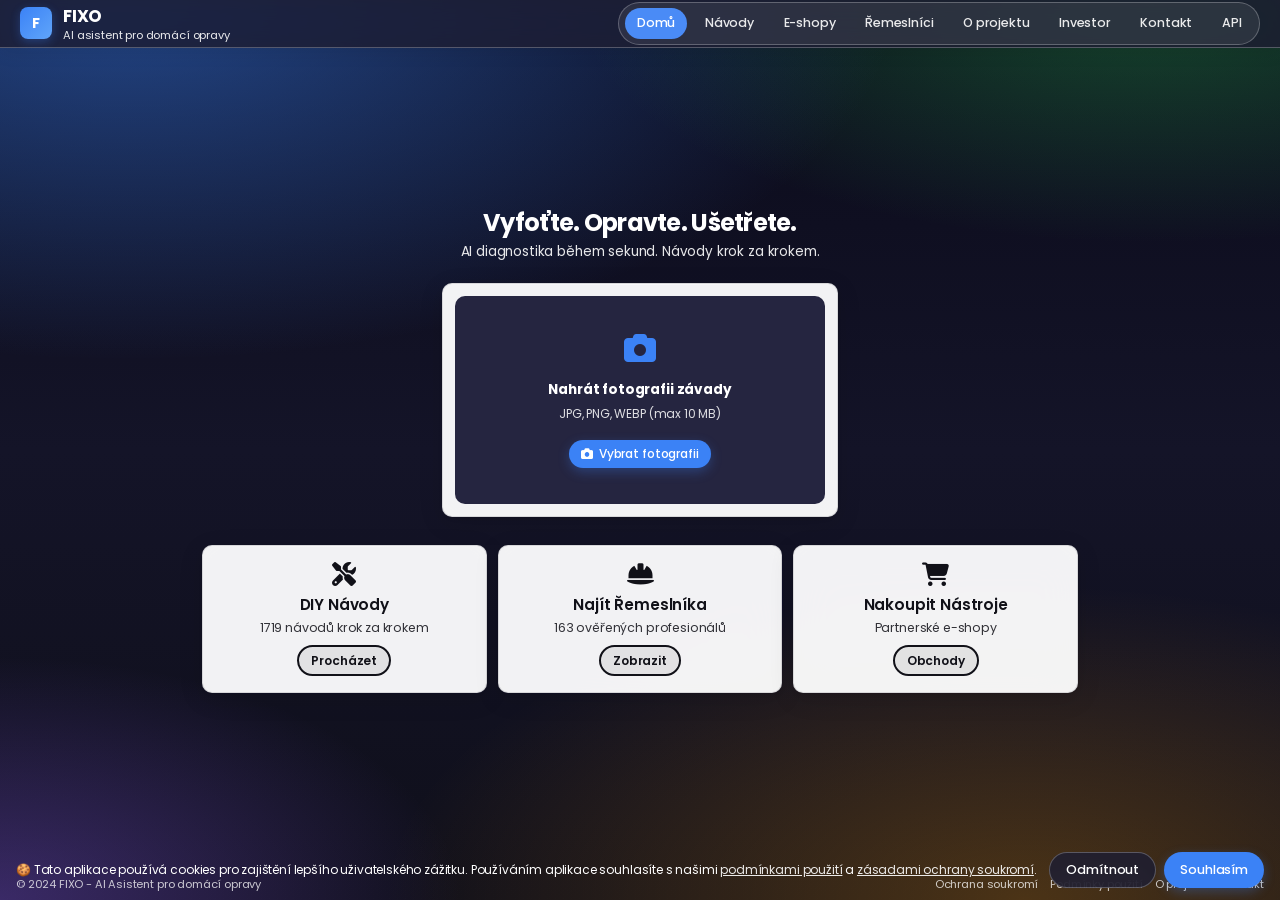
<file: index.html>
<!DOCTYPE html>
<html lang="cs">
<head>
    <meta charset="UTF-8">
    <meta name="viewport" content="width=device-width, initial-scale=1.0">
    <meta name="description" content="FIXO - AI asistent pro diagnostiku a opravu domácích závad. Vyfoťte problém, získejte návod na opravu.">
    <meta name="keywords" content="opravy, domácnost, DIY, řemeslník, AI diagnostika">
    <meta name="author" content="FIXO">
    <meta name="robots" content="index, follow">
    <!-- Open Graph -->
    <meta property="og:title" content="FIXO - AI Asistent pro domácí opravy">
    <meta property="og:description" content="Vyfoťte problém → AI diagnostika → Opravte sami nebo najděte řemeslníka">
    <meta property="og:type" content="website">
    <!-- PWA -->
    <meta name="theme-color" content="#2b2d31">
    <link rel="manifest" href="manifest.json">
    <title>FIXO - AI Asistent pro domácí opravy</title>
    <link rel="stylesheet" href="css/style.css">
    <link rel="stylesheet" href="https://cdnjs.cloudflare.com/ajax/libs/font-awesome/6.5.1/css/all.min.css">
    <link rel="icon" type="image/svg+xml" href="data:image/svg+xml,<svg xmlns='http://www.w3.org/2000/svg' viewBox='0 0 100 100'><text y='.9em' font-size='90'>FIXO</text></svg>">
</head>
<body>
    <div class="app-container fullscreen-layout">
        <!-- Header -->
        <header class="header">
            <a href="index.html" class="logo">
                <div class="logo-icon">F</div>
                <div>
                    <div class="logo-text">FIXO</div>
                    <div class="logo-tagline">AI asistent pro domácí opravy</div>
                </div>
            </a>
                        <nav class="nav" id="mainNav">
                <a href="index.html" class="nav-link active">
                    <span>Domů</span>
                </a>
                <a href="repair.html" class="nav-link">
                    <span>Návody</span>
                </a>
                <a href="partners.html" class="nav-link">
                    <span>E-shopy</span>
                </a>
                <a href="providers.html" class="nav-link">
                    <span>Řemeslníci</span>
                </a>
                <a href="about.html" class="nav-link">
                    <span>O projektu</span>
                </a>
                <a href="investor.html" class="nav-link">
                    <span>Investor</span>
                </a>
                <a href="contacts.html" class="nav-link">
                    <span>Kontakt</span>
                </a>
                <a href="#" class="nav-link" id="apiKeyLink" onclick="openApiKeyModal(); return false;">
                    <span>API</span>
                </a>
            </nav>
            <button class="mobile-menu-btn" id="mobileMenuBtn" aria-label="Menu">
                <i class="fas fa-bars" id="menuIcon"></i>
            </button>
        </header>
        <!-- Main Content -->
        <main class="main-content">
            <div class="content-area" style="padding: 0; display: flex; flex-direction: column; height: 100%; justify-content: center; align-items: center;">
                <!-- Hero sekce - kompaktní -->
                <section class="hero-mobile" style="text-align: center; padding: 14px 12px 10px; max-width: 650px; width: 100%;">
                    <h1 style="font-size: 1.5rem; font-weight: 700; margin-bottom: 6px; line-height: 1.15; letter-spacing: -0.03em; color: var(--text-primary);">
                        Vyfoťte. Opravte. Ušetřete.
                    </h1>
                    <p style="font-size: 0.85rem; color: var(--text-secondary); font-weight: 400; margin-bottom: 12px; line-height: 1.35;">
                        AI diagnostika během sekund. Návody krok za krokem.
                    </p>
                </section>
                <!-- Upload sekce - kompaktní -->
                <section style="max-width: 420px; margin: 0 auto 16px; padding: 0 12px; width: 100%;">
                    <div class="card" style="text-align: center; padding: 12px;">
                        <div class="upload-zone-compact" id="uploadZone">
                            <div class="upload-content" style="padding: 16px 12px;">
                                <i class="fas fa-camera upload-icon" style="font-size: 2rem; margin-bottom: 8px; color: var(--accent);"></i>
                                <div class="upload-text">
                                    <strong style="font-size: 0.85rem; display: block; margin-bottom: 3px; color: white;">Nahrát fotografii závady</strong>
                                    <small style="color: rgba(255, 255, 255, 0.85); font-size: 0.75rem;">JPG, PNG, WEBP (max 10 MB)</small>
                                </div>
                                <input type="file" id="fileInput" accept="image/*" capture="environment">
                                <button class="btn btn-primary btn-sm" onclick="document.getElementById('fileInput').click()" style="margin-top: 10px;">
                                    <i class="fas fa-camera"></i> Vybrat fotografii
                                </button>
                            </div>
                        </div>
                        <!-- Náhled obrázku -->
                        <div id="previewContainer" class="hidden">
                            <img id="imagePreview" class="image-preview show" alt="Náhled" style="max-height: 120px; border-radius: 8px; margin-bottom: 10px;">
                            <div style="display: flex; gap: 8px; justify-content: center;">
                                <button class="btn btn-primary btn-sm" id="analyzeBtn">Analyzovat</button>
                                <button class="btn btn-secondary btn-sm" id="clearBtn">Zrušit</button>
                            </div>
                        </div>
                        <!-- Loading stav -->
                        <div id="loadingState" class="loading hidden">
                            <div class="spinner"></div>
                            <p id="loadingText">AI analyzuje...</p>
                        </div>
                    </div>
                </section>
                <!-- CTA Grid - kompaktní -->
                <section style="max-width: 900px; margin: 0 auto 16px; padding: 0 12px; width: 100%;">
                    <div class="cta-grid">
                        <!-- DIY Návody -->
                        <a href="repair.html" class="card cta-card" style="text-decoration: none; text-align: center; padding: 16px 14px;">
                            <i class="fas fa-screwdriver-wrench" style="font-size: 1.5rem; margin-bottom: 8px; color: var(--text-dark-primary); display: block;"></i>
                            <h3 style="font-size: 0.95rem; font-weight: 600; margin-bottom: 3px;">DIY Návody</h3>
                            <p style="color: var(--text-dark-secondary); font-size: 0.78rem; margin-bottom: 8px;"><span id="repairCountHome">...</span> návodů krok za krokem</p>
                            <div class="btn btn-outline btn-sm">Procházet</div>
                        </a>

                        <!-- Najít Řemeslníka -->
                        <a href="providers.html" class="card cta-card" style="text-decoration: none; text-align: center; padding: 16px 14px;">
                            <i class="fas fa-helmet-safety" style="font-size: 1.5rem; margin-bottom: 8px; color: var(--text-dark-primary); display: block;"></i>
                            <h3 style="font-size: 0.95rem; font-weight: 600; margin-bottom: 3px;">Najít Řemeslníka</h3>
                            <p style="color: var(--text-dark-secondary); font-size: 0.78rem; margin-bottom: 8px;">163 ověřených profesionálů</p>
                            <div class="btn btn-outline btn-sm">Zobrazit</div>
                        </a>

                        <!-- E-shopy -->
                        <a href="partners.html" class="card cta-card" style="text-decoration: none; text-align: center; padding: 16px 14px;">
                            <i class="fas fa-shopping-cart" style="font-size: 1.5rem; margin-bottom: 8px; color: var(--text-dark-primary); display: block;"></i>
                            <h3 style="font-size: 0.95rem; font-weight: 600; margin-bottom: 3px;">Nakoupit Nástroje</h3>
                            <p style="color: var(--text-dark-secondary); font-size: 0.78rem; margin-bottom: 8px;">Partnerské e-shopy</p>
                            <div class="btn btn-outline btn-sm">Obchody</div>
                        </a>
                    </div>
                </section>
            </div>
        </main>
        <!-- Footer -->
        <footer class="footer">
            <div>© 2024 FIXO - AI Asistent pro domácí opravy</div>
            <div class="footer-links">
                <a href="privacy.html">Ochrana soukromí</a>
                <a href="terms.html">Podmínky použití</a>
                <a href="about.html">O projektu</a>
                <a href="contacts.html">Kontakt</a>
            </div>
        </footer>
    </div>
    <!-- Consent Banner -->
    <div class="consent-banner" id="consentBanner">
        <p>
            🍪 Tato aplikace používá cookies pro zajištění lepšího uživatelského zážitku.
            Používáním aplikace souhlasíte s našimi <a href="terms.html">podmínkami použití</a>
            a <a href="privacy.html">zásadami ochrany soukromí</a>.
        </p>
        <div class="consent-buttons">
            <button class="btn btn-secondary" onclick="declineCookies()">Odmítnout</button>
            <button class="btn btn-primary" onclick="acceptCookies()">Souhlasím</button>
        </div>
    </div>
    <!-- Toast Container -->
    <div class="toast-container" id="toastContainer"></div>

    <!-- API Key Modal -->
    <div class="modal-overlay" id="apiKeyModal">
        <div class="modal-content" style="max-width: 380px;">
            <div class="modal-header">
                <h3 style="font-size: 0.9rem;"><i class="fas fa-key"></i> OpenAI API Klíč</h3>
                <button class="modal-close" onclick="closeApiKeyModal()">&times;</button>
            </div>
            <div class="modal-body" style="padding: 14px;">
                <p style="font-size: 0.78rem; color: var(--text-secondary); margin-bottom: 12px; line-height: 1.4;">
                    Vložte váš OpenAI API klíč pro aktivaci AI analýzy. Klíč bude zašifrován a uložen v prohlížeči.
                </p>
                <div class="form-group" style="margin-bottom: 10px;">
                    <label style="font-size: 0.75rem;">API Klíč</label>
                    <div style="position: relative;">
                        <input type="password" id="apiKeyInput" placeholder="sk-..." style="padding-right: 36px; font-size: 0.8rem;">
                        <button type="button" onclick="toggleApiKeyVisibility()" style="position: absolute; right: 8px; top: 50%; transform: translateY(-50%); background: none; border: none; cursor: pointer; color: var(--text-tertiary);">
                            <i class="fas fa-eye" id="apiKeyToggleIcon"></i>
                        </button>
                    </div>
                </div>
                <div id="apiKeyStatus" style="font-size: 0.78rem; margin-bottom: 10px;"></div>
                <div style="display: flex; gap: 8px;">
                    <button class="btn btn-primary btn-sm" onclick="saveApiKey()" style="flex: 1;">
                        <i class="fas fa-save"></i> Uložit
                    </button>
                    <button class="btn btn-danger btn-sm" onclick="deleteApiKey()" id="deleteApiKeyBtn" style="display: none;">
                        <i class="fas fa-trash"></i>
                    </button>
                </div>
                <p style="font-size: 0.72rem; color: var(--text-tertiary); margin-top: 10px; text-align: center;">
                    <i class="fas fa-shield-halved"></i> AES-256 šifrování, klíč neopouští prohlížeč
                </p>
            </div>
        </div>
    </div>

    <script src="js/app.js"></script>
</body>
</html>
</file>
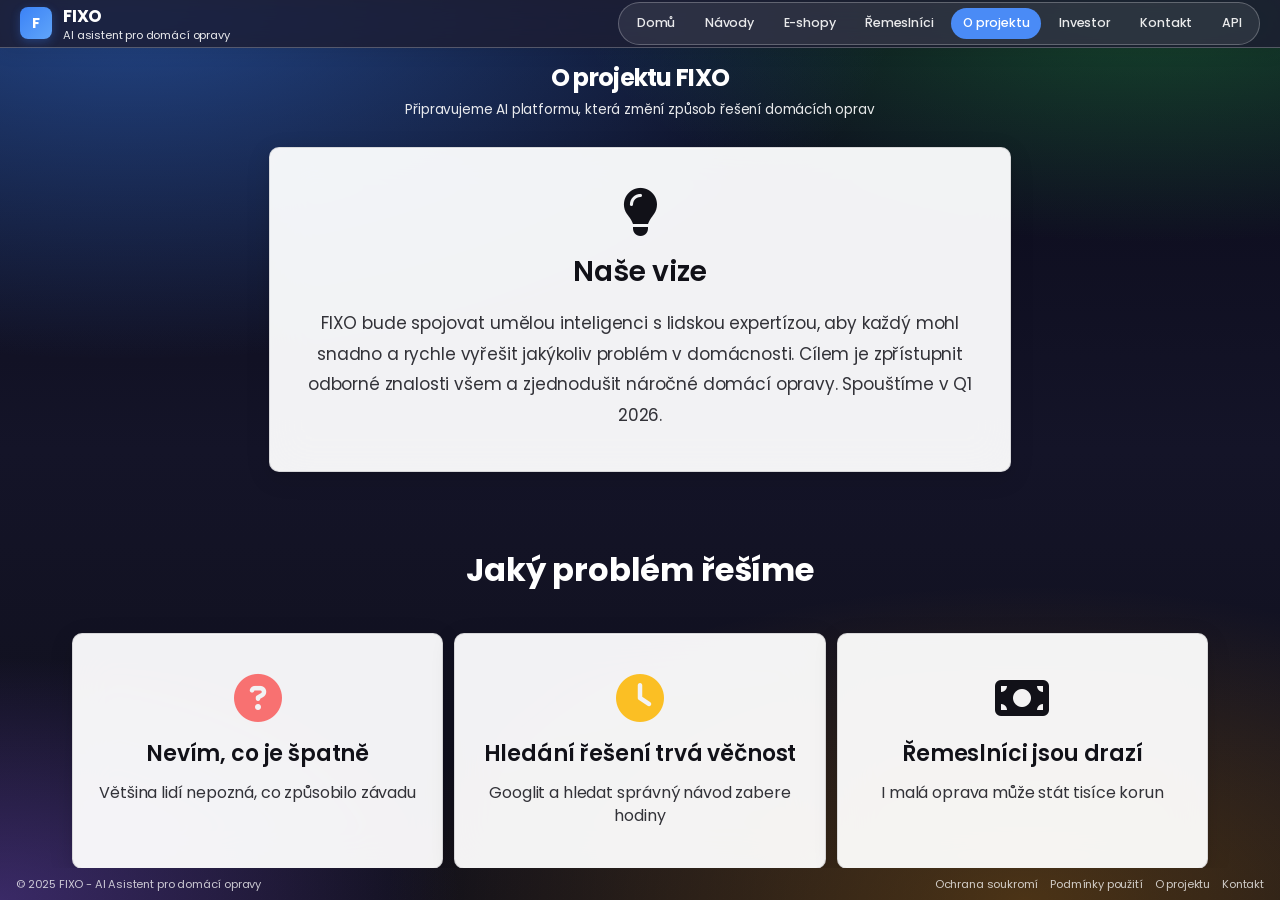
<file: about.html>
<!DOCTYPE html>
<html lang="cs">
<head>
    <meta charset="UTF-8">
    <meta name="viewport" content="width=device-width, initial-scale=1.0">
    <meta name="description" content="FIXO - O projektu, naše vize a mise">
    <title>O projektu - FIXO</title>
    <link rel="stylesheet" href="css/style.css">
    <link rel="stylesheet" href="https://cdnjs.cloudflare.com/ajax/libs/font-awesome/6.5.1/css/all.min.css">
    <link rel="icon" type="image/svg+xml" href="data:image/svg+xml,<svg xmlns='http://www.w3.org/2000/svg' viewBox='0 0 100 100'><text y='.9em' font-size='90'>FIXO</text></svg>">
</head>
<body>
    <div class="app-container fullscreen-layout">
        <!-- Header -->
        <header class="header">
            <a href="index.html" class="logo">
                <div class="logo-icon">F</div>
                <div>
                    <div class="logo-text">FIXO</div>
                    <div class="logo-tagline">AI asistent pro domácí opravy</div>
                </div>
            </a>
            <nav class="nav" id="mainNav">
                <a href="index.html" class="nav-link">
                    <span>Domů</span>
                </a>
                <a href="repair.html" class="nav-link">
                    <span>Návody</span>
                </a>
                <a href="partners.html" class="nav-link">
                    <span>E-shopy</span>
                </a>
                <a href="providers.html" class="nav-link">
                    <span>Řemeslníci</span>
                </a>
                <a href="about.html" class="nav-link active">
                    <span>O projektu</span>
                </a>
                <a href="investor.html" class="nav-link">
                    <span>Investor</span>
                </a>
                <a href="contacts.html" class="nav-link">
                    <span>Kontakt</span>
                </a>
                <a href="#" class="nav-link" id="apiKeyLink" onclick="openApiKeyModal(); return false;">
                    <span>API</span>
                </a>
            </nav>
            <button class="mobile-menu-btn" id="mobileMenuBtn" aria-label="Menu">
                <i class="fas fa-bars" id="menuIcon"></i>
            </button>
        </header>
        <!-- Main Content -->
        <main class="main-content">
            <div class="content-area" style="padding: 0; display: flex; flex-direction: column; height: 100%; overflow-y: auto;">
                <!-- Hero sekce - na tmavém pozadí -->
                <section style="text-align: center; padding: 16px 20px 12px; max-width: 650px; margin: 0 auto;">
                    <h1 style="font-size: 1.5rem; font-weight: 700; margin-bottom: 8px; line-height: 1.15; letter-spacing: -0.03em; color: var(--text-primary);">
                        O projektu FIXO
                    </h1>
                    <p style="font-size: 0.85rem; color: var(--text-secondary); font-weight: 400; margin-bottom: 16px; line-height: 1.4;">
                        Připravujeme AI platformu, která změní způsob řešení domácích oprav
                    </p>
                </section>

                <!-- Naše vize - v kartě -->
                <section style="max-width: 900px; margin: 0 auto 64px; padding: 0 32px;">
                    <div class="card" style="text-align: center; padding: var(--space-3xl) var(--space-xl);">
                        <i class="fas fa-lightbulb" style="font-size: 3rem; margin-bottom: var(--space-lg); color: var(--text-dark-primary); display: block;"></i>
                        <h2 style="font-size: 1.75rem; font-weight: 600; margin-bottom: var(--space-lg);">Naše vize</h2>
                        <p style="font-size: 1.0625rem; line-height: 1.8; max-width: 700px; margin: 0 auto;">
                            FIXO bude spojovat umělou inteligenci s lidskou expertízou, aby každý mohl snadno a rychle vyřešit jakýkoliv problém v domácnosti.
                            Cílem je zpřístupnit odborné znalosti všem a zjednodušit náročné domácí opravy. Spouštíme v Q1 2026.
                        </p>
                    </div>
                </section>

                <!-- Co řešíme - nadpis na tmavém, karty s tmavým textem -->
                <section style="max-width: 1200px; margin: 0 auto 64px; padding: 0 32px;">
                    <h2 style="text-align: center; font-size: 2rem; font-weight: 700; margin-bottom: 40px; color: var(--text-primary);">Jaký problém řešíme</h2>
                    <div class="cta-grid">
                        <!-- Problém 1 -->
                        <div class="card" style="text-align: center; padding: var(--space-3xl) var(--space-xl);">
                            <i class="fas fa-question-circle" style="font-size: 3rem; margin-bottom: var(--space-lg); color: var(--danger); display: block;"></i>
                            <h3 style="font-size: 1.375rem; font-weight: 600; margin-bottom: var(--space-md);">Nevím, co je špatně</h3>
                            <p style="font-size: 1rem;">Většina lidí nepozná, co způsobilo závadu</p>
                        </div>

                        <!-- Problém 2 -->
                        <div class="card" style="text-align: center; padding: var(--space-3xl) var(--space-xl);">
                            <i class="fas fa-clock" style="font-size: 3rem; margin-bottom: var(--space-lg); color: var(--warning); display: block;"></i>
                            <h3 style="font-size: 1.375rem; font-weight: 600; margin-bottom: var(--space-md);">Hledání řešení trvá věčnost</h3>
                            <p style="font-size: 1rem;">Googlit a hledat správný návod zabere hodiny</p>
                        </div>

                        <!-- Problém 3 -->
                        <div class="card" style="text-align: center; padding: var(--space-3xl) var(--space-xl);">
                            <i class="fas fa-money-bill" style="font-size: 3rem; margin-bottom: var(--space-lg); color: var(--text-dark-primary); display: block;"></i>
                            <h3 style="font-size: 1.375rem; font-weight: 600; margin-bottom: var(--space-md);">Řemeslníci jsou drazí</h3>
                            <p style="font-size: 1rem;">I malá oprava může stát tisíce korun</p>
                        </div>
                    </div>
                </section>

                <!-- Naše řešení -->
                <section style="max-width: 1200px; margin: 0 auto 64px; padding: 0 32px;">
                    <h2 style="text-align: center; font-size: 2rem; font-weight: 700; margin-bottom: 40px; color: var(--text-primary);">Jak FIXO pomáhá</h2>
                    <div class="cta-grid">
                        <!-- Řešení 1 -->
                        <div class="card" style="text-align: center; padding: var(--space-3xl) var(--space-xl);">
                            <i class="fas fa-camera" style="font-size: 3rem; margin-bottom: var(--space-lg); color: var(--text-dark-primary); display: block;"></i>
                            <h3 style="font-size: 1.375rem; font-weight: 600; margin-bottom: var(--space-md);">1. Vyfoťte problém</h3>
                            <p style="font-size: 1rem;">Stačí nahrát fotku závady</p>
                        </div>

                        <!-- Řešení 2 -->
                        <div class="card" style="text-align: center; padding: var(--space-3xl) var(--space-xl);">
                            <i class="fas fa-brain" style="font-size: 3rem; margin-bottom: var(--space-lg); color: var(--text-dark-primary); display: block;"></i>
                            <h3 style="font-size: 1.375rem; font-weight: 600; margin-bottom: var(--space-md);">2. AI identifikuje závadu</h3>
                            <p style="font-size: 1rem;">Během sekund víte, co je špatně</p>
                        </div>

                        <!-- Řešení 3 -->
                        <div class="card" style="text-align: center; padding: var(--space-3xl) var(--space-xl);">
                            <i class="fas fa-screwdriver-wrench" style="font-size: 3rem; margin-bottom: var(--space-lg); color: var(--text-dark-primary); display: block;"></i>
                            <h3 style="font-size: 1.375rem; font-weight: 600; margin-bottom: var(--space-md);">3. Získáte řešení</h3>
                            <p style="font-size: 1rem;">DIY návod nebo kontakt na řemeslníka</p>
                        </div>
                    </div>
                </section>

                <!-- Proč FIXO -->
                <section style="max-width: 900px; margin: 0 auto 64px; padding: 0 32px;">
                    <h2 style="text-align: center; font-size: 2rem; font-weight: 700; margin-bottom: 40px; color: var(--text-primary);">Proč zvolit FIXO</h2>
                    <div style="display: grid; grid-template-columns: repeat(2, 1fr); gap: 24px;">
                        <div class="card" style="padding: var(--space-2xl);">
                            <h4 style="font-size: 1.25rem; font-weight: 600; margin-bottom: var(--space-md);">
                                <i class="fas fa-bolt" style="color: var(--text-dark-primary); margin-right: var(--space-sm);"></i>
                                Okamžité výsledky
                            </h4>
                            <p style="font-size: 1rem;">AI analýza během sekund, ne hodin na Googlu</p>
                        </div>
                        <div class="card" style="padding: var(--space-2xl);">
                            <h4 style="font-size: 1.25rem; font-weight: 600; margin-bottom: var(--space-md);">
                                <i class="fas fa-shield-halved" style="color: var(--success); margin-right: var(--space-sm);"></i>
                                Ověření řemeslníci
                            </h4>
                            <p style="font-size: 1rem;">Budeme spolupracovat jen s profesionály s dobrými referencemi</p>
                        </div>
                        <div class="card" style="padding: var(--space-2xl);">
                            <h4 style="font-size: 1.25rem; font-weight: 600; margin-bottom: var(--space-md);">
                                <i class="fas fa-wallet" style="color: var(--text-dark-primary); margin-right: var(--space-sm);"></i>
                                Úspora peněz
                            </h4>
                            <p style="font-size: 1rem;">DIY návody ušetří tisíce korun za řemeslníka</p>
                        </div>
                        <div class="card" style="padding: var(--space-2xl);">
                            <h4 style="font-size: 1.25rem; font-weight: 600; margin-bottom: var(--space-md);">
                                <i class="fas fa-lock" style="color: var(--success); margin-right: var(--space-sm);"></i>
                                Soukromí
                            </h4>
                            <p style="font-size: 1rem;">Fotky se neukládají, vše lokálně</p>
                        </div>
                    </div>
                </section>

                <!-- Statistiky -->
                <section style="max-width: 900px; margin: 0 auto 64px; padding: 0 32px;">
                    <h2 style="text-align: center; font-size: 2rem; font-weight: 700; margin-bottom: 40px; color: var(--text-primary);">Co máme připraveno</h2>
                    <div style="display: grid; grid-template-columns: repeat(3, 1fr); gap: 24px;">
                        <div class="card" style="text-align: center; padding: var(--space-2xl);">
                            <div id="aboutPageCount" style="font-size: 3rem; font-weight: 700; color: var(--text-dark-primary); margin-bottom: var(--space-md);">...</div>
                            <p style="font-size: 1.0625rem;">Připravených DIY návodů</p>
                        </div>
                        <div class="card" style="text-align: center; padding: var(--space-2xl);">
                            <div style="font-size: 3rem; font-weight: 700; color: var(--text-dark-primary); margin-bottom: var(--space-md);">6</div>
                            <p style="font-size: 1.0625rem;">Kategorií oprav</p>
                        </div>
                        <div class="card" style="text-align: center; padding: var(--space-2xl);">
                            <div style="font-size: 3rem; font-weight: 700; color: var(--text-dark-primary); margin-bottom: var(--space-md);">Q1 2026</div>
                            <p style="font-size: 1.0625rem;">Plánované spuštění</p>
                        </div>
                    </div>
                </section>

                <!-- Tým -->
                <section style="max-width: 700px; margin: 0 auto 64px; padding: 0 32px;">
                    <div class="card" style="text-align: center; padding: var(--space-3xl) var(--space-xl);">
                        <i class="fas fa-user" style="font-size: 3rem; margin-bottom: var(--space-lg); color: var(--text-dark-primary); display: block;"></i>
                        <h2 style="font-size: 1.75rem; font-weight: 600; margin-bottom: var(--space-lg);">Zakladatel</h2>
                        <p style="font-size: 1.0625rem; line-height: 1.7;">
                            Projekt FIXO vzniká jako MVP s ambicí vybudovat tým po získání Pre-Seed investice.
                            Hledáme spoluzakladatele s expertízou v AI, vývoji nebo marketingu.
                        </p>
                    </div>
                </section>
            </div>
        </main>
        <!-- Footer -->
        <footer class="footer">
            <div>© 2025 FIXO - AI Asistent pro domácí opravy</div>
            <div class="footer-links">
                <a href="privacy.html">Ochrana soukromí</a>
                <a href="terms.html">Podmínky použití</a>
                <a href="about.html">O projektu</a>
                <a href="contacts.html">Kontakt</a>
            </div>
        </footer>
    </div>
    <!-- Toast Container -->
    <div class="toast-container" id="toastContainer"></div>

    <!-- API Key Modal -->
    <div class="modal-overlay" id="apiKeyModal">
        <div class="modal-content" style="max-width: 380px;">
            <div class="modal-header">
                <h3 style="font-size: 0.9rem;"><i class="fas fa-key"></i> OpenAI API Klíč</h3>
                <button class="modal-close" onclick="closeApiKeyModal()">&times;</button>
            </div>
            <div class="modal-body" style="padding: 14px;">
                <p style="font-size: 0.78rem; color: var(--text-secondary); margin-bottom: 12px; line-height: 1.4;">
                    Vložte váš OpenAI API klíč pro aktivaci AI analýzy. Klíč bude zašifrován a uložen v prohlížeči.
                </p>
                <div class="form-group" style="margin-bottom: 10px;">
                    <label style="font-size: 0.75rem;">API Klíč</label>
                    <div style="position: relative;">
                        <input type="password" id="apiKeyInput" placeholder="sk-..." style="padding-right: 36px; font-size: 0.8rem;">
                        <button type="button" onclick="toggleApiKeyVisibility()" style="position: absolute; right: 8px; top: 50%; transform: translateY(-50%); background: none; border: none; cursor: pointer; color: var(--text-tertiary);">
                            <i class="fas fa-eye" id="apiKeyToggleIcon"></i>
                        </button>
                    </div>
                </div>
                <div id="apiKeyStatus" style="font-size: 0.78rem; margin-bottom: 10px;"></div>
                <div style="display: flex; gap: 8px;">
                    <button class="btn btn-primary btn-sm" onclick="saveApiKey()" style="flex: 1;">
                        <i class="fas fa-save"></i> Uložit
                    </button>
                    <button class="btn btn-danger btn-sm" onclick="deleteApiKey()" id="deleteApiKeyBtn" style="display: none;">
                        <i class="fas fa-trash"></i>
                    </button>
                </div>
                <p style="font-size: 0.72rem; color: var(--text-tertiary); margin-top: 10px; text-align: center;">
                    <i class="fas fa-shield-halved"></i> AES-256 šifrování, klíč neopouští prohlížeč
                </p>
            </div>
        </div>
    </div>

    <script src="js/app.js"></script>
</body>
</html>
</file>
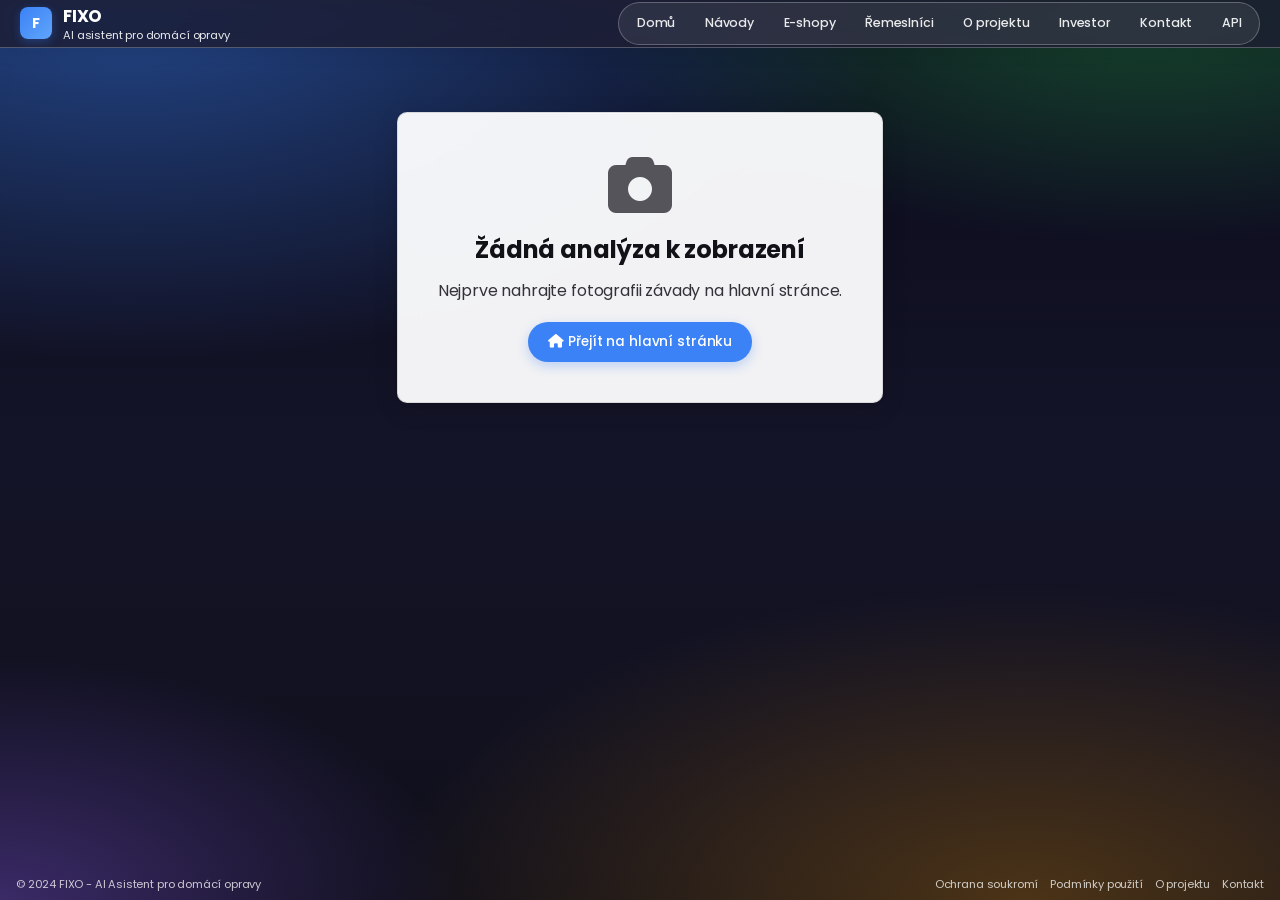
<file: analytics.html>
<!DOCTYPE html>
<html lang="cs">
<head>
    <meta charset="UTF-8">
    <meta name="viewport" content="width=device-width, initial-scale=1.0">
    <meta name="description" content="FIXO - Výsledky AI analýzy vaší závady">
    <title>Výsledky analýzy - FIXO</title>
    <link rel="stylesheet" href="css/style.css">
    <link rel="stylesheet" href="https://cdnjs.cloudflare.com/ajax/libs/font-awesome/6.5.1/css/all.min.css">
    <link rel="icon" type="image/svg+xml" href="data:image/svg+xml,<svg xmlns='http://www.w3.org/2000/svg' viewBox='0 0 100 100'><text y='.9em' font-size='90'>FIXO</text></svg>">
</head>
<body>
    <div class="app-container fullscreen-layout">
        <!-- Header -->
        <header class="header">
            <a href="index.html" class="logo">
                <div class="logo-icon">F</div>
                <div>
                    <div class="logo-text">FIXO</div>
                    <div class="logo-tagline">AI asistent pro domácí opravy</div>
                </div>
            </a>
            <nav class="nav" id="mainNav">
                <a href="index.html" class="nav-link">
                    <span>Domů</span>
                </a>
                <a href="repair.html" class="nav-link">
                    <span>Návody</span>
                </a>
                <a href="partners.html" class="nav-link">
                    <span>E-shopy</span>
                </a>
                <a href="providers.html" class="nav-link">
                    <span>Řemeslníci</span>
                </a>
                <a href="about.html" class="nav-link">
                    <span>O projektu</span>
                </a>
                <a href="investor.html" class="nav-link">
                    <span>Investor</span>
                </a>
                <a href="contacts.html" class="nav-link">
                    <span>Kontakt</span>
                </a>
                <a href="#" class="nav-link" id="apiKeyLink" onclick="openApiKeyModal(); return false;">
                    <span>API</span>
                </a>
            </nav>
            <button class="mobile-menu-btn" id="mobileMenuBtn" aria-label="Menu">
                <i class="fas fa-bars" id="menuIcon"></i>
            </button>
        </header>
        <!-- Main Content -->
        <main class="main-content">
            <div class="content-area" style="padding: 0; display: flex; flex-direction: column; height: 100%; overflow-y: auto;">

                <!-- Loading state -->
                <div id="loadingState" style="padding: 40px; text-align: center;">
                    <div class="spinner" style="margin: 0 auto 20px;"></div>
                    <p style="color: var(--text-primary);">Načítám výsledky analýzy...</p>
                </div>

                <!-- Empty state -->
                <div id="emptyState" class="hidden" style="text-align: center; padding: 64px 32px; max-width: 600px; margin: 0 auto;">
                    <div class="card" style="text-align: center; padding: var(--space-3xl);">
                        <i class="fas fa-camera" style="font-size: 4rem; margin-bottom: var(--space-lg); color: var(--text-dark-tertiary);"></i>
                        <h2 style="font-size: 1.5rem; margin-bottom: var(--space-md);">Žádná analýza k zobrazení</h2>
                        <p style="margin-bottom: var(--space-xl);">Nejprve nahrajte fotografii závady na hlavní stránce.</p>
                        <a href="index.html" class="btn btn-primary btn-lg">
                            <i class="fas fa-home"></i> Přejít na hlavní stránku
                        </a>
                    </div>
                </div>

                <!-- Results Container -->
                <div id="resultsContainer" class="hidden">
                    <!-- Hero sekce s výsledkem -->
                    <section style="text-align: center; padding: 40px 32px 24px; max-width: 900px; margin: 0 auto;" id="problem">
                        <div style="display: flex; gap: 12px; justify-content: center; align-items: center; margin-bottom: var(--space-md);">
                            <div style="display: inline-block; padding: 8px 20px; background: var(--accent-light); border-radius: var(--radius-full);">
                                <span id="confidenceText" style="color: var(--accent-text); font-weight: 600; font-size: 0.875rem;">✓ 85% jistota</span>
                            </div>
                            <div id="analysisSource"></div>
                        </div>
                        <h1 id="problemTitle" style="font-size: 2.5rem; font-weight: 700; margin-bottom: 16px; line-height: 1.1; letter-spacing: -0.03em;">
                            Identifikovaný problém
                        </h1>
                        <p id="problemDescription" style="font-size: 1.125rem; color: var(--text-secondary); max-width: 700px; margin: 0 auto 24px;">
                            Načítám popis problému...
                        </p>
                        <div style="display: flex; gap: 12px; justify-content: center; flex-wrap: wrap; margin-bottom: 24px;">
                            <span class="badge badge-primary" id="problemCategory" style="padding: 8px 16px; font-size: 0.875rem;">Koupelna</span>
                            <span class="badge badge-success" id="problemDifficulty" style="padding: 8px 16px; font-size: 0.875rem;">Snadné</span>
                            <span class="badge" id="totalTime" style="background: var(--text-secondary); color: white; padding: 8px 16px; font-size: 0.875rem;"><i class="far fa-clock"></i> ~30 min</span>
                        </div>
                        <div style="display: flex; gap: 12px; justify-content: center;">
                            <a href="index.html" class="btn btn-outline">
                                <i class="fas fa-camera"></i> Nová analýza
                            </a>
                            <a href="providers.html" class="btn btn-success">
                                <i class="fas fa-user-helmet-safety"></i> Najít řemeslníka
                            </a>
                        </div>
                    </section>

                    <!-- Varování (pokud existuje) -->
                    <section id="warningBox" class="hidden" style="max-width: 900px; margin: 0 auto 32px; padding: 0 32px;">
                        <div class="card" style="background: linear-gradient(135deg, var(--danger-light) 0%, rgba(255, 59, 48, 0.05) 100%); border: 2px solid var(--danger); padding: var(--space-xl);">
                            <div style="display: flex; gap: 16px; align-items: start;">
                                <i class="fas fa-triangle-exclamation" style="font-size: 2rem; color: var(--danger); flex-shrink: 0;"></i>
                                <div>
                                    <h3 style="font-size: 1.25rem; font-weight: 600; margin-bottom: 8px; color: var(--danger);">
                                        <i class="fas fa-shield-halved"></i> Bezpečnostní upozornění
                                    </h3>
                                    <p id="warningText" style="font-size: 1rem; color: var(--text-dark-primary);"></p>
                                </div>
                            </div>
                        </div>
                    </section>

                    <!-- Postup opravy -->
                    <section style="max-width: 900px; margin: 0 auto 64px; padding: 0 32px;" id="steps">
                        <div class="card" style="padding: var(--space-3xl);">
                            <div style="text-align: center; margin-bottom: var(--space-2xl);">
                                <i class="fas fa-list-check" style="font-size: 3rem; margin-bottom: var(--space-lg); color: var(--accent);"></i>
                                <h2 style="font-size: 2rem; font-weight: 700; margin-bottom: var(--space-sm);">Postup opravy krok za krokem</h2>
                                <p style="color: var(--text-dark-secondary);">Postupujte opatrně a podle instrukcí</p>
                            </div>
                            <ol class="repair-steps" id="repairSteps" style="list-style: none; counter-reset: step; padding: 0;">
                                <!-- Kroky budou vloženy JavaScriptem -->
                            </ol>
                        </div>
                    </section>

                    <!-- Nástroje a materiál -->
                    <section style="max-width: 1200px; margin: 0 auto 64px; padding: 0 32px;">
                        <div style="display: grid; grid-template-columns: repeat(2, 1fr); gap: var(--space-lg);">
                            <!-- Nástroje -->
                            <div class="card" id="tools" style="text-align: center; padding: var(--space-3xl);">
                                <i class="fas fa-screwdriver-wrench" style="font-size: 3rem; margin-bottom: var(--space-lg); color: var(--accent);"></i>
                                <h3 style="font-size: 1.5rem; font-weight: 600; margin-bottom: var(--space-lg);">Potřebné nástroje</h3>
                                <div class="tools-list" id="toolsList" style="display: flex; flex-wrap: wrap; gap: 8px; justify-content: center;">
                                    <!-- Nástroje budou vloženy JavaScriptem -->
                                </div>
                            </div>
                            <!-- Materiál -->
                            <div class="card" style="text-align: center; padding: var(--space-3xl);">
                                <i class="fas fa-box" style="font-size: 3rem; margin-bottom: var(--space-lg); color: var(--accent);"></i>
                                <h3 style="font-size: 1.5rem; font-weight: 600; margin-bottom: var(--space-lg);">Materiál</h3>
                                <div class="tools-list" id="materialsList" style="display: flex; flex-wrap: wrap; gap: 8px; justify-content: center;">
                                    <!-- Materiál bude vložen JavaScriptem -->
                                </div>
                            </div>
                        </div>
                    </section>

                    <!-- Náklady -->
                    <section style="max-width: 900px; margin: 0 auto 64px; padding: 0 32px;" id="costs">
                        <div style="text-align: center; margin-bottom: var(--space-2xl);">
                            <i class="fas fa-coins" style="font-size: 3rem; margin-bottom: var(--space-md); color: var(--accent);"></i>
                            <h2 style="font-size: 2rem; font-weight: 700;">Odhad nákladů</h2>
                        </div>
                        <div style="display: grid; grid-template-columns: repeat(2, 1fr); gap: var(--space-xl);">
                            <!-- DIY -->
                            <div class="card" style="text-align: center; padding: var(--space-2xl); background: linear-gradient(135deg, var(--success-light) 0%, rgba(48, 209, 88, 0.05) 100%); border: 2px solid var(--success);">
                                <i class="fas fa-hand-sparkles" style="font-size: 2.5rem; margin-bottom: var(--space-md); color: var(--success);"></i>
                                <h4 style="font-size: 1rem; margin-bottom: var(--space-md); color: var(--text-dark-secondary);">Opravíte sami (DIY)</h4>
                                <div id="diyCost" style="font-size: 2.5rem; font-weight: 700; margin-bottom: var(--space-md); color: var(--success);">150 - 300 Kč</div>
                                <div id="savings" style="color: var(--success); font-weight: 600;">Ušetříte: 1 500 - 2 700 Kč</div>
                            </div>
                            <!-- PRO -->
                            <div class="card" style="text-align: center; padding: var(--space-2xl); background: linear-gradient(135deg, var(--warning-light) 0%, rgba(255, 159, 10, 0.05) 100%); border: 2px solid var(--warning);">
                                <i class="fas fa-user-helmet-safety" style="font-size: 2.5rem; margin-bottom: var(--space-md); color: var(--warning);"></i>
                                <h4 style="font-size: 1rem; margin-bottom: var(--space-md); color: var(--text-dark-secondary);">Profesionální oprava</h4>
                                <div id="proCost" style="font-size: 2.5rem; font-weight: 700; margin-bottom: var(--space-md); color: var(--warning);">1 500 - 3 000 Kč</div>
                                <p style="font-size: 0.875rem; color: var(--text-dark-tertiary);">Včetně práce a dopravy</p>
                            </div>
                        </div>
                    </section>

                    <!-- Kde koupit -->
                    <section style="max-width: 1200px; margin: 0 auto 64px; padding: 0 32px;">
                        <div style="text-align: center; margin-bottom: var(--space-2xl);">
                            <i class="fas fa-store" style="font-size: 3rem; margin-bottom: var(--space-md); color: var(--accent);"></i>
                            <h2 style="font-size: 2rem; font-weight: 700;">Kde koupit materiál</h2>
                        </div>
                        <div style="display: grid; grid-template-columns: repeat(4, 1fr); gap: var(--space-lg);">
                            <a href="https://www.hornbach.cz" target="_blank" rel="noopener" class="card" style="text-decoration: none; text-align: center; padding: var(--space-2xl); transition: transform 0.3s;">
                                <i class="fas fa-store" style="font-size: 2.5rem; margin-bottom: var(--space-md); color: var(--accent);"></i>
                                <h3 style="font-size: 1.125rem; font-weight: 600; margin-bottom: 4px;">Hornbach</h3>
                                <p style="font-size: 0.875rem; color: var(--text-dark-secondary);">Hobby market</p>
                            </a>
                            <a href="https://www.obi.cz" target="_blank" rel="noopener" class="card" style="text-decoration: none; text-align: center; padding: var(--space-2xl); transition: transform 0.3s;">
                                <i class="fas fa-store-alt" style="font-size: 2.5rem; margin-bottom: var(--space-md); color: var(--accent);"></i>
                                <h3 style="font-size: 1.125rem; font-weight: 600; margin-bottom: 4px;">OBI</h3>
                                <p style="font-size: 0.875rem; color: var(--text-dark-secondary);">Stavební market</p>
                            </a>
                            <a href="https://www.bauhaus.cz" target="_blank" rel="noopener" class="card" style="text-decoration: none; text-align: center; padding: var(--space-2xl); transition: transform 0.3s;">
                                <i class="fas fa-hammer" style="font-size: 2.5rem; margin-bottom: var(--space-md); color: var(--accent);"></i>
                                <h3 style="font-size: 1.125rem; font-weight: 600; margin-bottom: 4px;">Bauhaus</h3>
                                <p style="font-size: 0.875rem; color: var(--text-dark-secondary);">Specialista</p>
                            </a>
                            <a href="https://www.alza.cz" target="_blank" rel="noopener" class="card" style="text-decoration: none; text-align: center; padding: var(--space-2xl); transition: transform 0.3s;">
                                <i class="fas fa-box-open" style="font-size: 2.5rem; margin-bottom: var(--space-md); color: var(--accent);"></i>
                                <h3 style="font-size: 1.125rem; font-weight: 600; margin-bottom: 4px;">Alza</h3>
                                <p style="font-size: 0.875rem; color: var(--text-dark-secondary);">E-shop</p>
                            </a>
                        </div>
                    </section>

                    <!-- Řemeslníci -->
                    <section style="max-width: 1200px; margin: 0 auto 64px; padding: 0 32px;" id="providers">
                        <div style="text-align: center; margin-bottom: var(--space-2xl);">
                            <i class="fas fa-users" style="font-size: 3rem; margin-bottom: var(--space-md); color: var(--accent);"></i>
                            <h2 style="font-size: 2rem; font-weight: 700; margin-bottom: var(--space-sm);">Řemeslníci ve vašem okolí</h2>
                            <a href="providers.html" class="btn btn-outline">Zobrazit všechny <i class="fas fa-arrow-right"></i></a>
                        </div>
                        <div id="providersList" style="display: grid; grid-template-columns: repeat(2, 1fr); gap: var(--space-lg);">
                            <!-- Řemeslníci budou vloženi JavaScriptem -->
                        </div>
                    </section>

                    <!-- Disclaimer -->
                    <section style="max-width: 900px; margin: 0 auto 64px; padding: 0 32px;">
                        <div class="card" style="background: var(--accent-light); border: 1px solid rgba(0, 113, 227, 0.2); padding: var(--space-xl);">
                            <div style="display: flex; gap: 16px; align-items: start;">
                                <i class="fas fa-circle-info" style="font-size: 2rem; color: var(--accent-text); flex-shrink: 0;"></i>
                                <div>
                                    <h4 style="font-size: 1.125rem; font-weight: 600; margin-bottom: 8px; color: var(--accent-text);">Důležité upozornění</h4>
                                    <p style="font-size: 0.9375rem; line-height: 1.6; color: var(--text-dark-primary);">
                                        AI analýza je orientační a slouží jako vodítko. U složitějších oprav, zejména elektroinstalace a plynových zařízení, vždy konzultujte s odborníkem. FIXO nenese odpovědnost za škody způsobené nesprávnou opravou.
                                    </p>
                                </div>
                            </div>
                        </div>
                    </section>
                </div>
            </div>
        </main>
        <!-- Footer -->
        <footer class="footer">
            <div>© 2024 FIXO - AI Asistent pro domácí opravy</div>
            <div class="footer-links">
                <a href="privacy.html">Ochrana soukromí</a>
                <a href="terms.html">Podmínky použití</a>
                <a href="about.html">O projektu</a>
                <a href="contacts.html">Kontakt</a>
            </div>
        </footer>
    </div>
    <!-- Toast Container -->
    <div class="toast-container" id="toastContainer"></div>

    <!-- API Key Modal -->
    <div class="modal-overlay" id="apiKeyModal">
        <div class="modal-content" style="max-width: 420px;">
            <div class="modal-header">
                <h3><i class="fas fa-key"></i> OpenAI API Klíč</h3>
                <button class="modal-close" onclick="closeApiKeyModal()">&times;</button>
            </div>
            <div class="modal-body">
                <p style="font-size: 0.85rem; color: var(--text-secondary); margin-bottom: 16px;">
                    Vložte váš OpenAI API klíč pro aktivaci AI analýzy fotografií. Klíč bude bezpečně zašifrován a uložen pouze ve vašem prohlížeči.
                </p>
                <div class="form-group">
                    <label>API Klíč</label>
                    <div style="position: relative;">
                        <input type="password" id="apiKeyInput" placeholder="sk-..." style="padding-right: 40px;">
                        <button type="button" onclick="toggleApiKeyVisibility()" style="position: absolute; right: 10px; top: 50%; transform: translateY(-50%); background: none; border: none; cursor: pointer; color: var(--text-tertiary);">
                            <i class="fas fa-eye" id="apiKeyToggleIcon"></i>
                        </button>
                    </div>
                </div>
                <div id="apiKeyStatus" style="font-size: 0.8rem; margin-bottom: 12px;"></div>
                <div style="display: flex; gap: 10px;">
                    <button class="btn btn-primary" onclick="saveApiKey()" style="flex: 1;">
                        <i class="fas fa-save"></i> Uložit
                    </button>
                    <button class="btn btn-danger btn-sm" onclick="deleteApiKey()" id="deleteApiKeyBtn" style="display: none;">
                        <i class="fas fa-trash"></i>
                    </button>
                </div>
                <p style="font-size: 0.7rem; color: var(--text-tertiary); margin-top: 12px; text-align: center;">
                    <i class="fas fa-shield-halved"></i> Klíč je šifrován pomocí AES-256 a nikdy neopouští váš prohlížeč
                </p>
            </div>
        </div>
    </div>

    <script src="js/app.js"></script>
    <script>
        // Inicializace stránky analýzy
        document.addEventListener('DOMContentLoaded', function() {
            loadAnalysisResults();
        });
    </script>
</body>
</html>
</file>
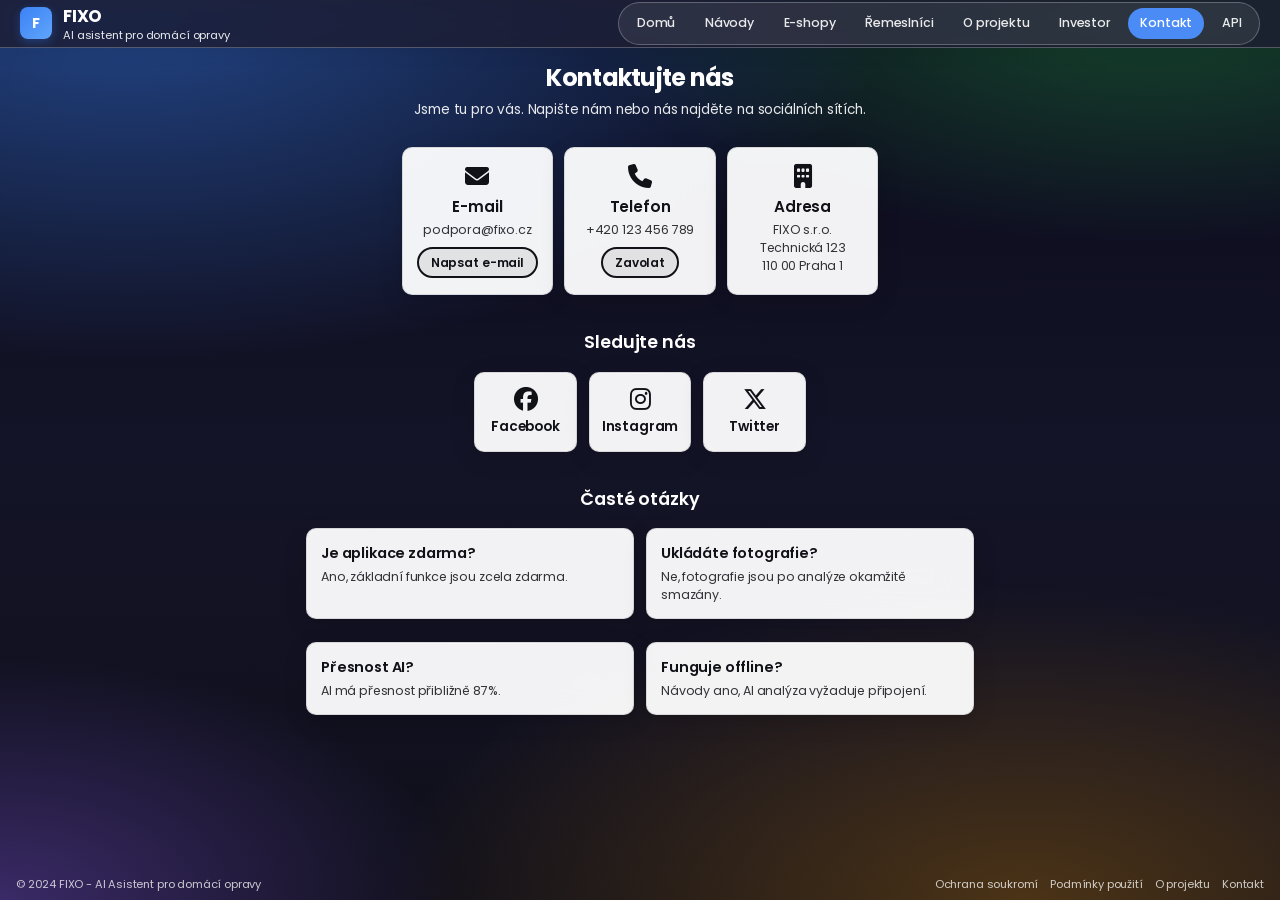
<file: contacts.html>
<!DOCTYPE html>
<html lang="cs">
<head>
    <meta charset="UTF-8">
    <meta name="viewport" content="width=device-width, initial-scale=1.0">
    <meta name="description" content="FIXO - Kontaktujte nás, technická podpora a FAQ">
    <title>Kontakt - FIXO</title>
    <link rel="stylesheet" href="css/style.css">
    <link rel="stylesheet" href="https://cdnjs.cloudflare.com/ajax/libs/font-awesome/6.5.1/css/all.min.css">
    <link rel="icon" type="image/svg+xml" href="data:image/svg+xml,<svg xmlns='http://www.w3.org/2000/svg' viewBox='0 0 100 100'><text y='.9em' font-size='90'>FIXO</text></svg>">
</head>
<body>
    <div class="app-container fullscreen-layout">
        <!-- Header -->
        <header class="header">
            <a href="index.html" class="logo">
                <div class="logo-icon">F</div>
                <div>
                    <div class="logo-text">FIXO</div>
                    <div class="logo-tagline">AI asistent pro domácí opravy</div>
                </div>
            </a>
            <nav class="nav" id="mainNav">
                <a href="index.html" class="nav-link">
                    <span>Domů</span>
                </a>
                <a href="repair.html" class="nav-link">
                    <span>Návody</span>
                </a>
                <a href="partners.html" class="nav-link">
                    <span>E-shopy</span>
                </a>
                <a href="providers.html" class="nav-link">
                    <span>Řemeslníci</span>
                </a>
                <a href="about.html" class="nav-link">
                    <span>O projektu</span>
                </a>
                <a href="investor.html" class="nav-link">
                    <span>Investor</span>
                </a>
                <a href="contacts.html" class="nav-link active">
                    <span>Kontakt</span>
                </a>
                <a href="#" class="nav-link" id="apiKeyLink" onclick="openApiKeyModal(); return false;">
                    <span>API</span>
                </a>
            </nav>
            <button class="mobile-menu-btn" id="mobileMenuBtn" aria-label="Menu">
                <i class="fas fa-bars" id="menuIcon"></i>
            </button>
        </header>
        <!-- Main Content -->
        <main class="main-content">
            <div class="content-area" style="padding: 0; display: flex; flex-direction: column; height: 100%; overflow-y: auto;">
                <!-- Hero sekce -->
                <section style="text-align: center; padding: 16px 20px 12px; max-width: 650px; margin: 0 auto;">
                    <h1 style="font-size: 1.5rem; font-weight: 700; margin-bottom: 8px; line-height: 1.15; letter-spacing: -0.03em; color: var(--text-primary);">
                        Kontaktujte nás
                    </h1>
                    <p style="font-size: 0.85rem; color: var(--text-secondary); font-weight: 400; margin-bottom: 16px; line-height: 1.4;">
                        Jsme tu pro vás. Napište nám nebo nás najděte na sociálních sítích.
                    </p>
                </section>

                <!-- Kontaktní možnosti -->
                <section style="max-width: 1000px; margin: 0 auto 24px; padding: 0 16px;">
                    <div class="cta-grid">
                        <!-- Email -->
                        <div class="card" style="text-align: center; padding: 16px 14px;">
                            <i class="fas fa-envelope" style="font-size: 1.5rem; margin-bottom: 8px; color: var(--text-dark-primary); display: block;"></i>
                            <h3 style="font-size: 0.95rem; font-weight: 600; margin-bottom: 3px;">E-mail</h3>
                            <p style="color: var(--text-dark-secondary); font-size: 0.78rem; margin-bottom: 8px;">podpora@fixo.cz</p>
                            <a href="mailto:podpora@fixo.cz" class="btn btn-outline btn-sm">Napsat e-mail</a>
                        </div>

                        <!-- Telefon -->
                        <div class="card" style="text-align: center; padding: 16px 14px;">
                            <i class="fas fa-phone" style="font-size: 1.5rem; margin-bottom: 8px; color: var(--text-dark-primary); display: block;"></i>
                            <h3 style="font-size: 0.95rem; font-weight: 600; margin-bottom: 3px;">Telefon</h3>
                            <p style="color: var(--text-dark-secondary); font-size: 0.78rem; margin-bottom: 8px;">+420 123 456 789</p>
                            <a href="tel:+420123456789" class="btn btn-outline btn-sm">Zavolat</a>
                        </div>

                        <!-- Adresa -->
                        <div class="card" style="text-align: center; padding: 16px 14px;">
                            <i class="fas fa-building" style="font-size: 1.5rem; margin-bottom: 8px; color: var(--text-dark-primary); display: block;"></i>
                            <h3 style="font-size: 0.95rem; font-weight: 600; margin-bottom: 3px;">Adresa</h3>
                            <p style="color: var(--text-dark-secondary); font-size: 0.78rem;">FIXO s.r.o.<br>Technická 123<br>110 00 Praha 1</p>
                        </div>
                    </div>
                </section>

                <!-- Sociální sítě -->
                <section style="max-width: 500px; margin: 0 auto 24px; padding: 0 16px;">
                    <h2 style="text-align: center; font-size: 1.1rem; font-weight: 600; margin-bottom: 16px;">Sledujte nás</h2>
                    <div style="display: grid; grid-template-columns: repeat(3, 1fr); gap: 12px;">
                        <a href="#" class="card" style="text-decoration: none; text-align: center; padding: 14px 12px;">
                            <i class="fab fa-facebook" style="font-size: 1.5rem; color: var(--text-dark-primary); display: block; margin-bottom: 6px;"></i>
                            <h4 style="font-size: 0.85rem; font-weight: 600;">Facebook</h4>
                        </a>
                        <a href="#" class="card" style="text-decoration: none; text-align: center; padding: 14px 12px;">
                            <i class="fab fa-instagram" style="font-size: 1.5rem; color: var(--text-dark-primary); display: block; margin-bottom: 6px;"></i>
                            <h4 style="font-size: 0.85rem; font-weight: 600;">Instagram</h4>
                        </a>
                        <a href="#" class="card" style="text-decoration: none; text-align: center; padding: 14px 12px;">
                            <i class="fab fa-x-twitter" style="font-size: 1.5rem; color: var(--text-dark-primary); display: block; margin-bottom: 6px;"></i>
                            <h4 style="font-size: 0.85rem; font-weight: 600;">Twitter</h4>
                        </a>
                    </div>
                </section>

                <!-- FAQ -->
                <section style="max-width: 700px; margin: 0 auto 24px; padding: 0 16px;">
                    <h2 style="text-align: center; font-size: 1.1rem; font-weight: 600; margin-bottom: 16px;">Časté otázky</h2>
                    <div style="display: grid; grid-template-columns: repeat(2, 1fr); gap: 12px;">
                        <div class="card" style="padding: 14px;">
                            <h4 style="font-size: 0.9rem; font-weight: 600; margin-bottom: 4px;">Je aplikace zdarma?</h4>
                            <p style="color: var(--text-dark-secondary); font-size: 0.78rem;">Ano, základní funkce jsou zcela zdarma.</p>
                        </div>
                        <div class="card" style="padding: 14px;">
                            <h4 style="font-size: 0.9rem; font-weight: 600; margin-bottom: 4px;">Ukládáte fotografie?</h4>
                            <p style="color: var(--text-dark-secondary); font-size: 0.78rem;">Ne, fotografie jsou po analýze okamžitě smazány.</p>
                        </div>
                        <div class="card" style="padding: 14px;">
                            <h4 style="font-size: 0.9rem; font-weight: 600; margin-bottom: 4px;">Přesnost AI?</h4>
                            <p style="color: var(--text-dark-secondary); font-size: 0.78rem;">AI má přesnost přibližně 87%.</p>
                        </div>
                        <div class="card" style="padding: 14px;">
                            <h4 style="font-size: 0.9rem; font-weight: 600; margin-bottom: 4px;">Funguje offline?</h4>
                            <p style="color: var(--text-dark-secondary); font-size: 0.78rem;">Návody ano, AI analýza vyžaduje připojení.</p>
                        </div>
                    </div>
                </section>
            </div>
        </main>
        <!-- Footer -->
        <footer class="footer">
            <div>© 2024 FIXO - AI Asistent pro domácí opravy</div>
            <div class="footer-links">
                <a href="privacy.html">Ochrana soukromí</a>
                <a href="terms.html">Podmínky použití</a>
                <a href="about.html">O projektu</a>
                <a href="contacts.html">Kontakt</a>
            </div>
        </footer>
    </div>
    <!-- Toast Container -->
    <div class="toast-container" id="toastContainer"></div>

    <!-- API Key Modal -->
    <div class="modal-overlay" id="apiKeyModal">
        <div class="modal-content" style="max-width: 380px;">
            <div class="modal-header">
                <h3 style="font-size: 0.9rem;"><i class="fas fa-key"></i> OpenAI API Klíč</h3>
                <button class="modal-close" onclick="closeApiKeyModal()">&times;</button>
            </div>
            <div class="modal-body" style="padding: 14px;">
                <p style="font-size: 0.78rem; color: var(--text-secondary); margin-bottom: 12px; line-height: 1.4;">
                    Vložte váš OpenAI API klíč pro aktivaci AI analýzy. Klíč bude zašifrován a uložen v prohlížeči.
                </p>
                <div class="form-group" style="margin-bottom: 10px;">
                    <label style="font-size: 0.75rem;">API Klíč</label>
                    <div style="position: relative;">
                        <input type="password" id="apiKeyInput" placeholder="sk-..." style="padding-right: 36px; font-size: 0.8rem;">
                        <button type="button" onclick="toggleApiKeyVisibility()" style="position: absolute; right: 8px; top: 50%; transform: translateY(-50%); background: none; border: none; cursor: pointer; color: var(--text-tertiary);">
                            <i class="fas fa-eye" id="apiKeyToggleIcon"></i>
                        </button>
                    </div>
                </div>
                <div id="apiKeyStatus" style="font-size: 0.78rem; margin-bottom: 10px;"></div>
                <div style="display: flex; gap: 8px;">
                    <button class="btn btn-primary btn-sm" onclick="saveApiKey()" style="flex: 1;">
                        <i class="fas fa-save"></i> Uložit
                    </button>
                    <button class="btn btn-danger btn-sm" onclick="deleteApiKey()" id="deleteApiKeyBtn" style="display: none;">
                        <i class="fas fa-trash"></i>
                    </button>
                </div>
                <p style="font-size: 0.72rem; color: var(--text-tertiary); margin-top: 10px; text-align: center;">
                    <i class="fas fa-shield-halved"></i> AES-256 šifrování, klíč neopouští prohlížeč
                </p>
            </div>
        </div>
    </div>

    <script src="js/app.js"></script>
</body>
</html>
</file>
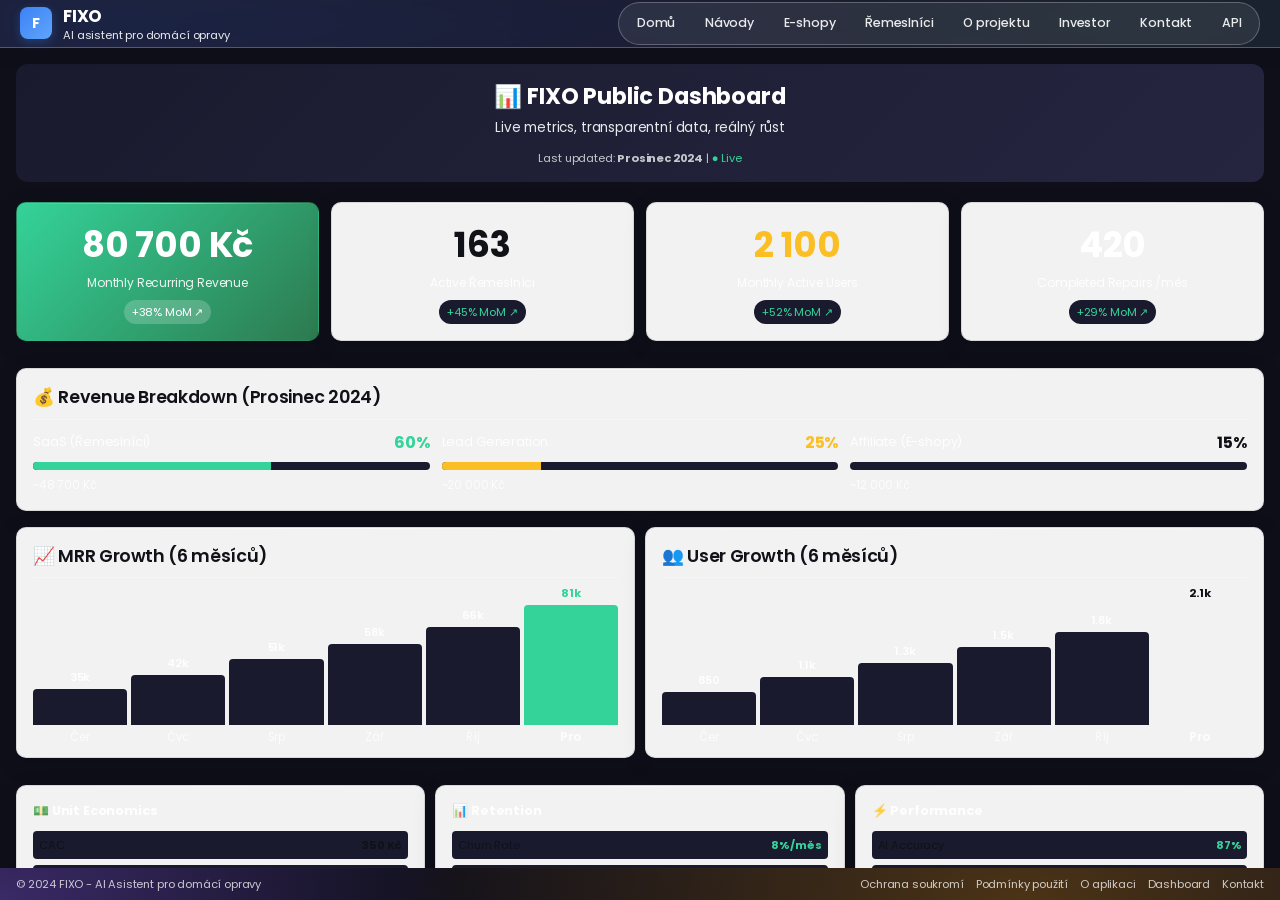
<file: dashboard.html>
<!DOCTYPE html>
<html lang="cs">
<head>
    <meta charset="UTF-8">
    <meta name="viewport" content="width=device-width, initial-scale=1.0">
    <meta name="description" content="FIXO - Live Dashboard | Veřejné metriky, traction, revenue">
    <title>Public Dashboard - FIXO | Live Metrics</title>
    <link rel="stylesheet" href="css/style.css">
    <link rel="stylesheet" href="https://cdnjs.cloudflare.com/ajax/libs/font-awesome/6.5.1/css/all.min.css">
    <link rel="icon" type="image/svg+xml" href="data:image/svg+xml,<svg xmlns='http://www.w3.org/2000/svg' viewBox='0 0 100 100'><text y='.9em' font-size='90'>FIXO</text></svg>">
</head>
<body>
    <div class="app-container fullscreen-layout">
        <!-- Header -->
        <header class="header">
            <a href="index.html" class="logo">
                <div class="logo-icon">F</div>
                <div>
                    <div class="logo-text">FIXO</div>
                    <div class="logo-tagline">AI asistent pro domácí opravy</div>
                </div>
            </a>
            <nav class="nav" id="mainNav">
                <a href="index.html" class="nav-link">
                    <span>Domů</span>
                </a>
                <a href="repair.html" class="nav-link">
                    <span>Návody</span>
                </a>
                <a href="partners.html" class="nav-link">
                    <span>E-shopy</span>
                </a>
                <a href="providers.html" class="nav-link">
                    <span>Řemeslníci</span>
                </a>
                <a href="about.html" class="nav-link">
                    <span>O projektu</span>
                </a>
                <a href="investor.html" class="nav-link">
                    <span>Investor</span>
                </a>
                <a href="contacts.html" class="nav-link">
                    <span>Kontakt</span>
                </a>
                <a href="#" class="nav-link" id="apiKeyLink" onclick="openApiKeyModal(); return false;">
                    <span>API</span>
                </a>
            </nav>
            <button class="mobile-menu-btn" id="mobileMenuBtn" aria-label="Menu">
                <i class="fas fa-bars" id="menuIcon"></i>
            </button>
        </header>
        <!-- Main Content -->
        <main class="main-content">
            <div class="content-area" style="padding: 16px; overflow-y: auto; background: var(--bg-primary);">

                <!-- Hero -->
                <div style="text-align: center; margin-bottom: 20px; padding: 16px; background: linear-gradient(135deg, var(--bg-secondary) 0%, var(--bg-tertiary) 100%); border-radius: 12px; border: 1px solid var(--border-color);">
                    <h1 style="font-size: 1.4rem; margin-bottom: 6px;">📊 FIXO Public Dashboard</h1>
                    <p style="font-size: 0.85rem; color: var(--text-secondary);">Live metrics, transparentní data, reálný růst</p>
                    <div style="margin-top: 12px; font-size: 0.7rem; color: var(--text-tertiary);">
                        Last updated: <strong>Prosinec 2024</strong> | <span style="color: var(--success);">● Live</span>
                    </div>
                </div>

                <!-- KPI Overview -->
                <div class="grid grid-4 mb-2" style="gap: 12px;">
                    <div class="card" style="text-align: center; background: linear-gradient(135deg, var(--success) 0%, #2d7a4f 100%); color: white;">
                        <div style="font-size: 2.2rem; font-weight: 700; margin-bottom: 4px;">80 700 Kč</div>
                        <div style="font-size: 0.75rem; opacity: 0.9;">Monthly Recurring Revenue</div>
                        <div style="margin-top: 8px; font-size: 0.7rem; background: rgba(255,255,255,0.2); padding: 4px 8px; border-radius: 12px; display: inline-block;">
                            +38% MoM ↗
                        </div>
                    </div>
                    <div class="card" style="text-align: center;">
                        <div style="font-size: 2.2rem; font-weight: 700; margin-bottom: 4px; color: var(--accent-primary);">163</div>
                        <div style="font-size: 0.75rem; color: var(--text-secondary);">Active Řemeslníci</div>
                        <div style="margin-top: 8px; font-size: 0.7rem; background: var(--bg-secondary); padding: 4px 8px; border-radius: 12px; display: inline-block; color: var(--success);">
                            +45% MoM ↗
                        </div>
                    </div>
                    <div class="card" style="text-align: center;">
                        <div style="font-size: 2.2rem; font-weight: 700; margin-bottom: 4px; color: var(--warning);">2 100</div>
                        <div style="font-size: 0.75rem; color: var(--text-secondary);">Monthly Active Users</div>
                        <div style="margin-top: 8px; font-size: 0.7rem; background: var(--bg-secondary); padding: 4px 8px; border-radius: 12px; display: inline-block; color: var(--success);">
                            +52% MoM ↗
                        </div>
                    </div>
                    <div class="card" style="text-align: center;">
                        <div style="font-size: 2.2rem; font-weight: 700; margin-bottom: 4px; color: var(--text-primary);">420</div>
                        <div style="font-size: 0.75rem; color: var(--text-secondary);">Completed Repairs /měs</div>
                        <div style="margin-top: 8px; font-size: 0.7rem; background: var(--bg-secondary); padding: 4px 8px; border-radius: 12px; display: inline-block; color: var(--success);">
                            +29% MoM ↗
                        </div>
                    </div>
                </div>

                <!-- Revenue Breakdown -->
                <div class="card mb-2">
                    <div class="card-header">
                        <h2 class="card-title" style="font-size: 1.1rem;">💰 Revenue Breakdown (Prosinec 2024)</h2>
                    </div>
                    <div class="grid grid-3" style="gap: 12px;">
                        <div>
                            <div style="display: flex; justify-content: space-between; align-items: center; margin-bottom: 8px;">
                                <span style="font-size: 0.8rem; color: var(--text-secondary);">SaaS (Řemeslníci)</span>
                                <strong style="color: var(--success);">60%</strong>
                            </div>
                            <div style="height: 8px; background: var(--bg-secondary); border-radius: 4px; overflow: hidden;">
                                <div style="width: 60%; height: 100%; background: var(--success);"></div>
                            </div>
                            <div style="margin-top: 6px; font-size: 0.75rem; color: var(--text-tertiary);">~48 700 Kč</div>
                        </div>
                        <div>
                            <div style="display: flex; justify-content: space-between; align-items: center; margin-bottom: 8px;">
                                <span style="font-size: 0.8rem; color: var(--text-secondary);">Lead Generation</span>
                                <strong style="color: var(--warning);">25%</strong>
                            </div>
                            <div style="height: 8px; background: var(--bg-secondary); border-radius: 4px; overflow: hidden;">
                                <div style="width: 25%; height: 100%; background: var(--warning);"></div>
                            </div>
                            <div style="margin-top: 6px; font-size: 0.75rem; color: var(--text-tertiary);">~20 000 Kč</div>
                        </div>
                        <div>
                            <div style="display: flex; justify-content: space-between; align-items: center; margin-bottom: 8px;">
                                <span style="font-size: 0.8rem; color: var(--text-secondary);">Affiliate (E-shopy)</span>
                                <strong style="color: var(--accent-primary);">15%</strong>
                            </div>
                            <div style="height: 8px; background: var(--bg-secondary); border-radius: 4px; overflow: hidden;">
                                <div style="width: 15%; height: 100%; background: var(--accent-primary);"></div>
                            </div>
                            <div style="margin-top: 6px; font-size: 0.75rem; color: var(--text-tertiary);">~12 000 Kč</div>
                        </div>
                    </div>
                </div>

                <!-- Growth Chart (Simulated) -->
                <div class="grid grid-2 mb-2">
                    <div class="card">
                        <div class="card-header">
                            <h2 class="card-title" style="font-size: 1.1rem;">📈 MRR Growth (6 měsíců)</h2>
                        </div>
                        <div style="padding: 16px 0;">
                            <div style="display: flex; align-items: flex-end; justify-content: space-between; height: 120px; gap: 4px;">
                                <div style="flex: 1; background: var(--bg-secondary); border-radius: 4px 4px 0 0; height: 30%; position: relative;">
                                    <div style="position: absolute; bottom: -20px; left: 0; right: 0; text-align: center; font-size: 0.72rem; color: var(--text-tertiary);">Čer</div>
                                    <div style="position: absolute; top: -20px; left: 0; right: 0; text-align: center; font-size: 0.7rem; font-weight: 600; color: var(--text-secondary);">35k</div>
                                </div>
                                <div style="flex: 1; background: var(--bg-secondary); border-radius: 4px 4px 0 0; height: 42%; position: relative;">
                                    <div style="position: absolute; bottom: -20px; left: 0; right: 0; text-align: center; font-size: 0.72rem; color: var(--text-tertiary);">Čvc</div>
                                    <div style="position: absolute; top: -20px; left: 0; right: 0; text-align: center; font-size: 0.7rem; font-weight: 600; color: var(--text-secondary);">42k</div>
                                </div>
                                <div style="flex: 1; background: var(--bg-secondary); border-radius: 4px 4px 0 0; height: 55%; position: relative;">
                                    <div style="position: absolute; bottom: -20px; left: 0; right: 0; text-align: center; font-size: 0.72rem; color: var(--text-tertiary);">Srp</div>
                                    <div style="position: absolute; top: -20px; left: 0; right: 0; text-align: center; font-size: 0.7rem; font-weight: 600; color: var(--text-secondary);">51k</div>
                                </div>
                                <div style="flex: 1; background: var(--bg-secondary); border-radius: 4px 4px 0 0; height: 68%; position: relative;">
                                    <div style="position: absolute; bottom: -20px; left: 0; right: 0; text-align: center; font-size: 0.72rem; color: var(--text-tertiary);">Zář</div>
                                    <div style="position: absolute; top: -20px; left: 0; right: 0; text-align: center; font-size: 0.7rem; font-weight: 600; color: var(--text-secondary);">58k</div>
                                </div>
                                <div style="flex: 1; background: var(--bg-secondary); border-radius: 4px 4px 0 0; height: 82%; position: relative;">
                                    <div style="position: absolute; bottom: -20px; left: 0; right: 0; text-align: center; font-size: 0.72rem; color: var(--text-tertiary);">Říj</div>
                                    <div style="position: absolute; top: -20px; left: 0; right: 0; text-align: center; font-size: 0.7rem; font-weight: 600; color: var(--text-secondary);">66k</div>
                                </div>
                                <div style="flex: 1; background: linear-gradient(180deg, var(--success) 0%, var(--success) 100%); border-radius: 4px 4px 0 0; height: 100%; position: relative;">
                                    <div style="position: absolute; bottom: -20px; left: 0; right: 0; text-align: center; font-size: 0.72rem; color: var(--text-tertiary); font-weight: 700;">Pro</div>
                                    <div style="position: absolute; top: -20px; left: 0; right: 0; text-align: center; font-size: 0.7rem; font-weight: 700; color: var(--success);">81k</div>
                                </div>
                            </div>
                        </div>
                    </div>

                    <div class="card">
                        <div class="card-header">
                            <h2 class="card-title" style="font-size: 1.1rem;">👥 User Growth (6 měsíců)</h2>
                        </div>
                        <div style="padding: 16px 0;">
                            <div style="display: flex; align-items: flex-end; justify-content: space-between; height: 120px; gap: 4px;">
                                <div style="flex: 1; background: var(--bg-secondary); border-radius: 4px 4px 0 0; height: 28%; position: relative;">
                                    <div style="position: absolute; bottom: -20px; left: 0; right: 0; text-align: center; font-size: 0.72rem; color: var(--text-tertiary);">Čer</div>
                                    <div style="position: absolute; top: -20px; left: 0; right: 0; text-align: center; font-size: 0.7rem; font-weight: 600; color: var(--text-secondary);">850</div>
                                </div>
                                <div style="flex: 1; background: var(--bg-secondary); border-radius: 4px 4px 0 0; height: 40%; position: relative;">
                                    <div style="position: absolute; bottom: -20px; left: 0; right: 0; text-align: center; font-size: 0.72rem; color: var(--text-tertiary);">Čvc</div>
                                    <div style="position: absolute; top: -20px; left: 0; right: 0; text-align: center; font-size: 0.7rem; font-weight: 600; color: var(--text-secondary);">1.1k</div>
                                </div>
                                <div style="flex: 1; background: var(--bg-secondary); border-radius: 4px 4px 0 0; height: 52%; position: relative;">
                                    <div style="position: absolute; bottom: -20px; left: 0; right: 0; text-align: center; font-size: 0.72rem; color: var(--text-tertiary);">Srp</div>
                                    <div style="position: absolute; top: -20px; left: 0; right: 0; text-align: center; font-size: 0.7rem; font-weight: 600; color: var(--text-secondary);">1.3k</div>
                                </div>
                                <div style="flex: 1; background: var(--bg-secondary); border-radius: 4px 4px 0 0; height: 65%; position: relative;">
                                    <div style="position: absolute; bottom: -20px; left: 0; right: 0; text-align: center; font-size: 0.72rem; color: var(--text-tertiary);">Zář</div>
                                    <div style="position: absolute; top: -20px; left: 0; right: 0; text-align: center; font-size: 0.7rem; font-weight: 600; color: var(--text-secondary);">1.5k</div>
                                </div>
                                <div style="flex: 1; background: var(--bg-secondary); border-radius: 4px 4px 0 0; height: 78%; position: relative;">
                                    <div style="position: absolute; bottom: -20px; left: 0; right: 0; text-align: center; font-size: 0.72rem; color: var(--text-tertiary);">Říj</div>
                                    <div style="position: absolute; top: -20px; left: 0; right: 0; text-align: center; font-size: 0.7rem; font-weight: 600; color: var(--text-secondary);">1.8k</div>
                                </div>
                                <div style="flex: 1; background: linear-gradient(180deg, var(--accent-primary) 0%, var(--accent-primary) 100%); border-radius: 4px 4px 0 0; height: 100%; position: relative;">
                                    <div style="position: absolute; bottom: -20px; left: 0; right: 0; text-align: center; font-size: 0.72rem; color: var(--text-tertiary); font-weight: 700;">Pro</div>
                                    <div style="position: absolute; top: -20px; left: 0; right: 0; text-align: center; font-size: 0.7rem; font-weight: 700; color: var(--accent-primary);">2.1k</div>
                                </div>
                            </div>
                        </div>
                    </div>
                </div>

                <!-- Key Metrics Grid -->
                <div class="grid grid-3 mb-2">
                    <div class="card">
                        <h4 style="font-size: 0.8rem; margin-bottom: 10px; color: var(--text-secondary);">💵 Unit Economics</h4>
                        <div style="font-size: 0.7rem;">
                            <div style="display: flex; justify-content: space-between; margin-bottom: 6px; padding: 6px; background: var(--bg-secondary); border-radius: 4px;">
                                <span>CAC</span>
                                <strong>350 Kč</strong>
                            </div>
                            <div style="display: flex; justify-content: space-between; margin-bottom: 6px; padding: 6px; background: var(--bg-secondary); border-radius: 4px;">
                                <span>LTV</span>
                                <strong>7 200 Kč</strong>
                            </div>
                            <div style="display: flex; justify-content: space-between; padding: 8px; background: linear-gradient(135deg, var(--success) 0%, #2d7a4f 100%); border-radius: 4px; color: white;">
                                <span>LTV:CAC</span>
                                <strong>20.6:1</strong>
                            </div>
                        </div>
                    </div>

                    <div class="card">
                        <h4 style="font-size: 0.8rem; margin-bottom: 10px; color: var(--text-secondary);">📊 Retention</h4>
                        <div style="font-size: 0.7rem;">
                            <div style="display: flex; justify-content: space-between; margin-bottom: 6px; padding: 6px; background: var(--bg-secondary); border-radius: 4px;">
                                <span>Churn Rate</span>
                                <strong style="color: var(--success);">8% /měs</strong>
                            </div>
                            <div style="display: flex; justify-content: space-between; margin-bottom: 6px; padding: 6px; background: var(--bg-secondary); border-radius: 4px;">
                                <span>Retention (30d)</span>
                                <strong style="color: var(--success);">72%</strong>
                            </div>
                            <div style="display: flex; justify-content: space-between; padding: 6px; background: var(--bg-secondary); border-radius: 4px;">
                                <span>Avg. Session</span>
                                <strong>4.2 min</strong>
                            </div>
                        </div>
                    </div>

                    <div class="card">
                        <h4 style="font-size: 0.8rem; margin-bottom: 10px; color: var(--text-secondary);">⚡ Performance</h4>
                        <div style="font-size: 0.7rem;">
                            <div style="display: flex; justify-content: space-between; margin-bottom: 6px; padding: 6px; background: var(--bg-secondary); border-radius: 4px;">
                                <span>AI Accuracy</span>
                                <strong style="color: var(--success);">87%</strong>
                            </div>
                            <div style="display: flex; justify-content: space-between; margin-bottom: 6px; padding: 6px; background: var(--bg-secondary); border-radius: 4px;">
                                <span>Avg. Response</span>
                                <strong style="color: var(--success);">2.3s</strong>
                            </div>
                            <div style="display: flex; justify-content: space-between; padding: 6px; background: var(--bg-secondary); border-radius: 4px;">
                                <span>Success Rate</span>
                                <strong style="color: var(--success);">94%</strong>
                            </div>
                        </div>
                    </div>
                </div>

                <!-- Transparency Note -->
                <div class="info-box" style="background: linear-gradient(135deg, var(--bg-card) 0%, var(--bg-tertiary) 100%); border: 2px solid var(--accent-primary);">
                    <span class="icon" style="font-size: 1.2rem;">🔍</span>
                    <div>
                        <p style="font-size: 0.8rem; margin-bottom: 4px;"><strong>Transparentnost</strong></p>
                        <p style="font-size: 0.7rem;">
                            Všechna data jsou reálná a aktualizovaná měsíčně. Věříme v open startup approach - budujeme důvěru skrze transparentnost.
                            Pro více informací o business modelu a investičních příležitostech navštivte <a href="about.html" style="color: var(--accent-primary); text-decoration: underline;">stránku O aplikaci</a>.
                        </p>
                    </div>
                </div>

            </div>
        </main>
        <!-- Footer -->
        <footer class="footer">
            <div>© 2024 FIXO - AI Asistent pro domácí opravy</div>
            <div class="footer-links">
                <a href="privacy.html">Ochrana soukromí</a>
                <a href="terms.html">Podmínky použití</a>
                <a href="about.html">O aplikaci</a>
                <a href="dashboard.html">Dashboard</a>
                <a href="contacts.html">Kontakt</a>
            </div>
        </footer>
    </div>
    <!-- Toast Container -->
    <div class="toast-container" id="toastContainer"></div>

    <!-- API Key Modal -->
    <div class="modal-overlay" id="apiKeyModal">
        <div class="modal-content" style="max-width: 420px;">
            <div class="modal-header">
                <h3><i class="fas fa-key"></i> OpenAI API Klíč</h3>
                <button class="modal-close" onclick="closeApiKeyModal()">&times;</button>
            </div>
            <div class="modal-body">
                <p style="font-size: 0.85rem; color: var(--text-secondary); margin-bottom: 16px;">
                    Vložte váš OpenAI API klíč pro aktivaci AI analýzy fotografií. Klíč bude bezpečně zašifrován a uložen pouze ve vašem prohlížeči.
                </p>
                <div class="form-group">
                    <label>API Klíč</label>
                    <div style="position: relative;">
                        <input type="password" id="apiKeyInput" placeholder="sk-..." style="padding-right: 40px;">
                        <button type="button" onclick="toggleApiKeyVisibility()" style="position: absolute; right: 10px; top: 50%; transform: translateY(-50%); background: none; border: none; cursor: pointer; color: var(--text-tertiary);">
                            <i class="fas fa-eye" id="apiKeyToggleIcon"></i>
                        </button>
                    </div>
                </div>
                <div id="apiKeyStatus" style="font-size: 0.8rem; margin-bottom: 12px;"></div>
                <div style="display: flex; gap: 10px;">
                    <button class="btn btn-primary" onclick="saveApiKey()" style="flex: 1;">
                        <i class="fas fa-save"></i> Uložit
                    </button>
                    <button class="btn btn-danger btn-sm" onclick="deleteApiKey()" id="deleteApiKeyBtn" style="display: none;">
                        <i class="fas fa-trash"></i>
                    </button>
                </div>
                <p style="font-size: 0.7rem; color: var(--text-tertiary); margin-top: 12px; text-align: center;">
                    <i class="fas fa-shield-halved"></i> Klíč je šifrován pomocí AES-256 a nikdy neopouští váš prohlížeč
                </p>
            </div>
        </div>
    </div>

    <script src="js/app.js"></script>
</body>
</html>
</file>
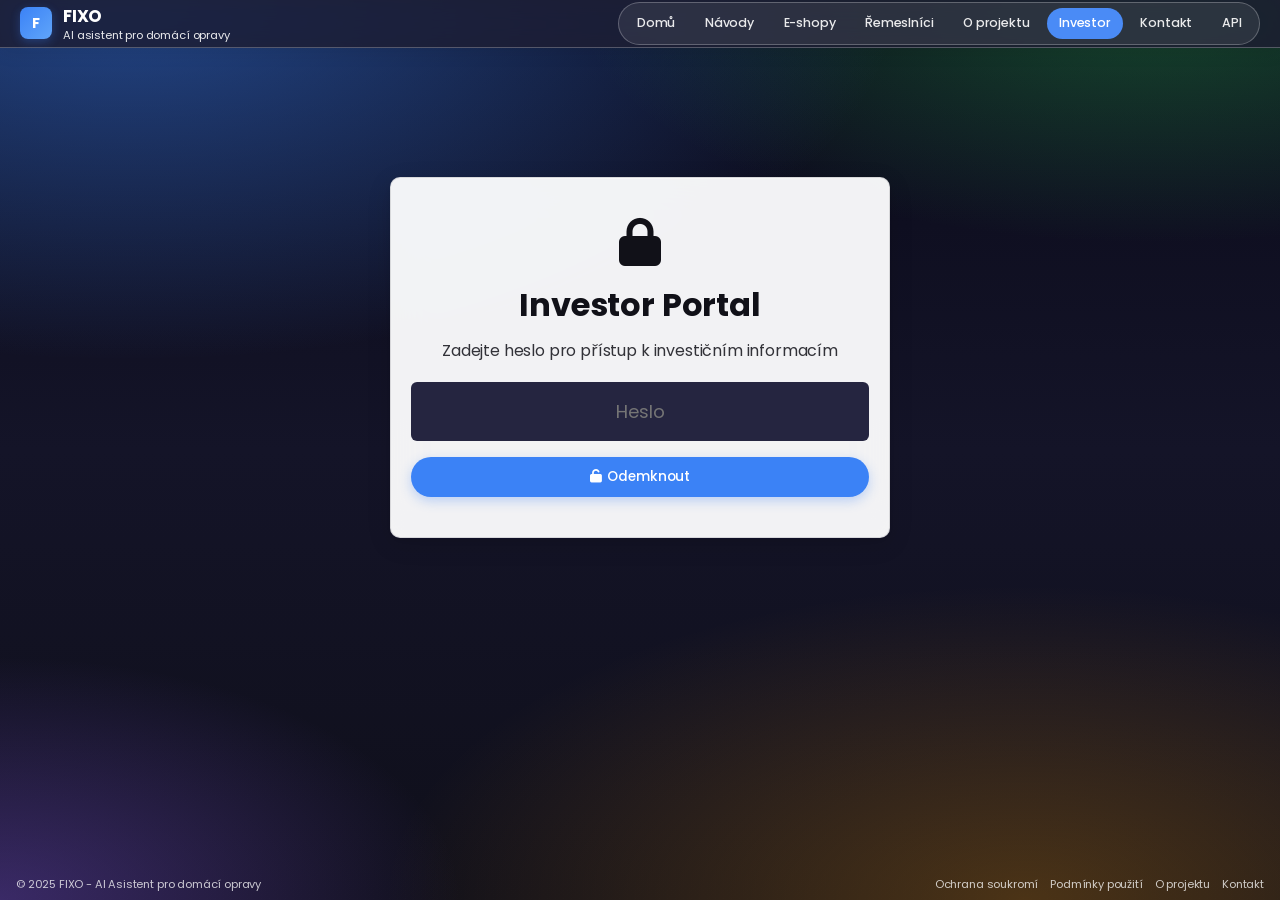
<file: investor.html>
<!DOCTYPE html>
<html lang="cs">
<head>
    <meta charset="UTF-8">
    <meta name="viewport" content="width=device-width, initial-scale=1.0">
    <meta name="description" content="FIXO - Investiční příležitost">
    <title>Invest Program - FIXO</title>
    <link rel="stylesheet" href="css/style.css">
    <link rel="stylesheet" href="https://cdnjs.cloudflare.com/ajax/libs/font-awesome/6.5.1/css/all.min.css">
    <link rel="icon" type="image/svg+xml" href="data:image/svg+xml,<svg xmlns='http://www.w3.org/2000/svg' viewBox='0 0 100 100'><text y='.9em' font-size='90'>FIXO</text></svg>">
</head>
<body>
    <div class="app-container fullscreen-layout">
        <!-- Header -->
        <header class="header">
            <a href="index.html" class="logo">
                <div class="logo-icon">F</div>
                <div>
                    <div class="logo-text">FIXO</div>
                    <div class="logo-tagline">AI asistent pro domácí opravy</div>
                </div>
            </a>
            <nav class="nav" id="mainNav">
                <a href="index.html" class="nav-link">
                    <span>Domů</span>
                </a>
                <a href="repair.html" class="nav-link">
                    <span>Návody</span>
                </a>
                <a href="partners.html" class="nav-link">
                    <span>E-shopy</span>
                </a>
                <a href="providers.html" class="nav-link">
                    <span>Řemeslníci</span>
                </a>
                <a href="about.html" class="nav-link">
                    <span>O projektu</span>
                </a>
                <a href="investor.html" class="nav-link active">
                    <span>Investor</span>
                </a>
                <a href="contacts.html" class="nav-link">
                    <span>Kontakt</span>
                </a>
                <a href="#" class="nav-link" id="apiKeyLink" onclick="openApiKeyModal(); return false;">
                    <span>API</span>
                </a>
            </nav>
            <button class="mobile-menu-btn" id="mobileMenuBtn" aria-label="Menu">
                <i class="fas fa-bars" id="menuIcon"></i>
            </button>
        </header>
        <!-- Main Content -->
        <main class="main-content">
            <div class="content-area" style="padding: 0; display: flex; flex-direction: column; height: 100%; overflow-y: auto;">
                <!-- Password Gate -->
                <div id="passwordGate" style="display: flex; align-items: center; justify-content: center; min-height: 70vh; padding: 32px;">
                    <div class="card" style="max-width: 500px; width: 100%; text-align: center; padding: var(--space-3xl) var(--space-xl);">
                        <i class="fas fa-lock" style="font-size: 3rem; margin-bottom: var(--space-lg); color: var(--text-dark-primary); display: block;"></i>
                        <h1 style="font-size: 2rem; font-weight: 700; margin-bottom: var(--space-md); color: var(--text-dark-primary);">Investor Portal</h1>
                        <p style="color: var(--text-dark-secondary); margin-bottom: var(--space-xl);">Zadejte heslo pro přístup k investičním informacím</p>
                        <div style="margin-bottom: var(--space-lg);">
                            <input type="password" id="investorPassword" class="form-input" placeholder="Heslo" style="width: 100%; font-size: 1.125rem; padding: 16px; text-align: center;" />
                        </div>
                        <button onclick="checkPassword()" class="btn btn-primary btn-lg" style="width: 100%;">
                            <i class="fas fa-unlock"></i> Odemknout
                        </button>
                        <p id="errorMsg" style="color: var(--danger); margin-top: var(--space-md); display: none;">Nesprávné heslo</p>
                    </div>
                </div>

                <!-- Investor Content (hidden by default) -->
                <div id="investorContent" style="display: none;">
                    <!-- AI Generátor návodů -->
                    <section id="aiGeneratorSection" style="max-width: 900px; margin: 0 auto; padding: 24px 32px;">
                        <div class="card" style="padding: var(--space-xl); background: linear-gradient(135deg, #1a1a2e 0%, #16213e 100%); border: 2px solid var(--accent);">
                            <div style="display: flex; align-items: center; gap: 16px; flex-wrap: wrap;">
                                <div style="flex: 1; min-width: 200px;">
                                    <h3 style="font-size: 1.25rem; font-weight: 600; margin-bottom: 8px; color: white;">
                                        <i class="fas fa-robot" style="margin-right: 8px; color: var(--accent);"></i>
                                        AI Generátor návodů
                                    </h3>
                                    <p style="color: rgba(255,255,255,0.7); font-size: 0.875rem;">
                                        Aktuálně: <strong id="currentRepairCount" style="color: var(--success);">...</strong> návodů v databázi
                                    </p>
                                </div>
                                <button id="generateBtn" onclick="startGenerating()" class="btn btn-primary" style="white-space: nowrap;">
                                    <i class="fas fa-wand-magic-sparkles"></i> Vygenerovat 5000 nových
                                </button>
                            </div>

                            <!-- Progress sekce (skrytá) -->
                            <div id="generatorProgress" style="display: none; margin-top: 20px; padding-top: 20px; border-top: 1px solid rgba(255,255,255,0.1);">
                                <div style="display: flex; justify-content: space-between; margin-bottom: 8px;">
                                    <span id="progressText" style="color: rgba(255,255,255,0.9); font-size: 0.875rem;">Inicializuji...</span>
                                    <span id="progressPercent" style="color: var(--accent); font-weight: 600;">0%</span>
                                </div>
                                <div style="background: rgba(255,255,255,0.1); border-radius: 4px; height: 8px; overflow: hidden;">
                                    <div id="progressBar" style="background: var(--accent); height: 100%; width: 0%; transition: width 0.3s;"></div>
                                </div>
                                <p id="progressDetail" style="color: rgba(255,255,255,0.5); font-size: 0.75rem; margin-top: 8px;"></p>
                            </div>

                            <!-- Výsledek (skrytý) -->
                            <div id="generatorResult" style="display: none; margin-top: 20px; padding-top: 20px; border-top: 1px solid rgba(255,255,255,0.1);">
                                <div style="display: flex; align-items: center; gap: 12px; margin-bottom: 16px;">
                                    <i class="fas fa-check-circle" style="font-size: 2rem; color: var(--success);"></i>
                                    <div>
                                        <h4 style="color: white; font-size: 1rem; margin-bottom: 4px;">Hotovo!</h4>
                                        <p id="resultText" style="color: rgba(255,255,255,0.7); font-size: 0.875rem;"></p>
                                    </div>
                                </div>
                                <button onclick="resetGenerator()" class="btn btn-sm" style="background: rgba(255,255,255,0.1); color: white;">
                                    <i class="fas fa-plus"></i> Generovat další
                                </button>
                            </div>
                        </div>
                    </section>

                    <!-- AI Vylepšovač návodů -->
                    <section id="aiImproverSection" style="max-width: 900px; margin: 0 auto; padding: 24px 32px;">
                        <div class="card" style="padding: var(--space-xl); background: linear-gradient(135deg, #1e3a5f 0%, #0d2137 100%); border: 2px solid var(--success);">
                            <div style="display: flex; align-items: center; gap: 16px; flex-wrap: wrap;">
                                <div style="flex: 1; min-width: 200px;">
                                    <h3 style="font-size: 1.25rem; font-weight: 600; margin-bottom: 8px; color: white;">
                                        <i class="fas fa-magic" style="margin-right: 8px; color: var(--success);"></i>
                                        AI Vylepšovač návodů
                                    </h3>
                                    <p style="color: rgba(255,255,255,0.7); font-size: 0.875rem;">
                                        Nevylepšeno: <strong id="unimprovedCount" style="color: var(--warning);">...</strong> návodů
                                    </p>
                                </div>
                                <button id="improveBtn" onclick="startImproving()" class="btn" style="white-space: nowrap; background: var(--success);">
                                    <i class="fas fa-wand-magic-sparkles"></i> Vylepšit pro amatéry
                                </button>
                            </div>

                            <!-- Progress sekce (skrytá) -->
                            <div id="improverProgress" style="display: none; margin-top: 20px; padding-top: 20px; border-top: 1px solid rgba(255,255,255,0.1);">
                                <div style="display: flex; justify-content: space-between; margin-bottom: 8px;">
                                    <span id="improveProgressText" style="color: rgba(255,255,255,0.9); font-size: 0.875rem;">Inicializuji...</span>
                                    <span id="improveProgressPercent" style="color: var(--success); font-weight: 600;">0%</span>
                                </div>
                                <div style="background: rgba(255,255,255,0.1); border-radius: 4px; height: 8px; overflow: hidden;">
                                    <div id="improveProgressBar" style="background: var(--success); height: 100%; width: 0%; transition: width 0.3s;"></div>
                                </div>
                                <p id="improveProgressDetail" style="color: rgba(255,255,255,0.5); font-size: 0.75rem; margin-top: 8px;"></p>
                            </div>

                            <!-- Výsledek (skrytý) -->
                            <div id="improverResult" style="display: none; margin-top: 20px; padding-top: 20px; border-top: 1px solid rgba(255,255,255,0.1);">
                                <div style="display: flex; align-items: center; gap: 12px; margin-bottom: 16px;">
                                    <i class="fas fa-check-circle" style="font-size: 2rem; color: var(--success);"></i>
                                    <div>
                                        <h4 style="color: white; font-size: 1rem; margin-bottom: 4px;">Hotovo!</h4>
                                        <p id="improveResultText" style="color: rgba(255,255,255,0.7); font-size: 0.875rem;"></p>
                                    </div>
                                </div>
                                <button onclick="resetImprover()" class="btn btn-sm" style="background: rgba(255,255,255,0.1); color: white;">
                                    <i class="fas fa-redo"></i> Pokračovat ve vylepšování
                                </button>
                            </div>
                        </div>
                    </section>

                    <!-- Hero sekce -->
                    <section style="text-align: center; padding: 40px 32px 24px; max-width: 700px; margin: 0 auto;">
                        <h1 style="font-size: 2.5rem; font-weight: 700; margin-bottom: 16px; line-height: 1.1; letter-spacing: -0.03em; color: var(--text-primary);">
                            Investiční Příležitost
                        </h1>
                        <p style="font-size: 1.125rem; color: var(--text-secondary); font-weight: 400; margin-bottom: 32px; line-height: 1.6;">
                            AI-Powered Home Repair Marketplace · Pre-Seed fáze · Spuštění Q1 2026
                        </p>
                    </section>

                    <!-- Aktuální stav -->
                    <section style="max-width: 1200px; margin: 0 auto 64px; padding: 0 32px;">
                        <h2 style="text-align: center; font-size: 2rem; font-weight: 700; margin-bottom: 40px; color: var(--text-primary);">Aktuální stav projektu</h2>
                        <div class="cta-grid">
                            <div class="card" style="text-align: center; padding: var(--space-3xl) var(--space-xl);">
                                <div style="font-size: 2.5rem; font-weight: 700; color: var(--text-dark-primary); margin-bottom: var(--space-sm);">Pre-Seed</div>
                                <p style="color: var(--text-dark-secondary); font-size: 0.875rem; margin-bottom: var(--space-md);">Fáze projektu</p>
                                <p style="color: var(--text-dark-tertiary); font-size: 0.75rem;">MVP + validace konceptu</p>
                            </div>
                            <div class="card" style="text-align: center; padding: var(--space-3xl) var(--space-xl);">
                                <div style="font-size: 2.5rem; font-weight: 700; color: var(--success); margin-bottom: var(--space-sm);">Q1 2026</div>
                                <p style="color: var(--text-dark-secondary); font-size: 0.875rem; margin-bottom: var(--space-md);">Plánované spuštění</p>
                                <p style="color: var(--text-dark-tertiary); font-size: 0.75rem;">Leden 2026</p>
                            </div>
                            <div class="card" style="text-align: center; padding: var(--space-3xl) var(--space-xl);">
                                <div id="investorRepairCount" style="font-size: 2.5rem; font-weight: 700; color: var(--warning); margin-bottom: var(--space-sm);">...</div>
                                <p style="color: var(--text-dark-secondary); font-size: 0.875rem; margin-bottom: var(--space-md);">Připravených návodů</p>
                                <p style="color: var(--text-dark-tertiary); font-size: 0.75rem;">DIY databáze</p>
                            </div>
                        </div>
                    </section>

                    <!-- Business Model -->
                    <section style="max-width: 1200px; margin: 0 auto 64px; padding: 0 32px;">
                        <h2 style="text-align: center; font-size: 2rem; font-weight: 700; margin-bottom: 40px; color: var(--text-primary);">Plánovaný Business Model</h2>
                        <div class="cta-grid">
                            <!-- Stream 1 -->
                            <div class="card" style="padding: var(--space-xl); border: 2px solid var(--success);">
                                <i class="fas fa-briefcase" style="font-size: 2rem; color: var(--success); margin-bottom: var(--space-md); display: block;"></i>
                                <h3 style="font-size: 1.25rem; font-weight: 600; margin-bottom: var(--space-sm); color: var(--text-dark-primary);">1. SaaS pro řemeslníky</h3>
                                <ul style="list-style: none; padding: 0; color: var(--text-dark-secondary); font-size: 0.875rem; margin-bottom: var(--space-md);">
                                    <li style="margin-bottom: 4px;">• Premium: 299 Kč/měs</li>
                                    <li style="margin-bottom: 4px;">• Enterprise: 999 Kč/měs</li>
                                    <li style="margin-bottom: 4px;">• Cíl: 200+ řemeslníků (Y1)</li>
                                </ul>
                                <div style="background: var(--success); color: white; padding: 12px; border-radius: 8px; text-align: center; font-weight: 700;">
                                    Projekce Y1: 60K Kč/měs
                                </div>
                            </div>

                            <!-- Stream 2 -->
                            <div class="card" style="padding: var(--space-xl); border: 2px solid var(--accent);">
                                <i class="fas fa-percentage" style="font-size: 2rem; color: var(--text-dark-primary); margin-bottom: var(--space-md); display: block;"></i>
                                <h3 style="font-size: 1.25rem; font-weight: 600; margin-bottom: var(--space-sm); color: var(--text-dark-primary);">2. Affiliate E-shopy</h3>
                                <ul style="list-style: none; padding: 0; color: var(--text-dark-secondary); font-size: 0.875rem; margin-bottom: var(--space-md);">
                                    <li style="margin-bottom: 4px;">• 3-8% provize z prodeje</li>
                                    <li style="margin-bottom: 4px;">• Plán: 15+ partnerů</li>
                                    <li style="margin-bottom: 4px;">• Průměr 2 000 Kč/objednávka</li>
                                </ul>
                                <div style="background: var(--accent); color: white; padding: 12px; border-radius: 8px; text-align: center; font-weight: 700;">
                                    Projekce Y1: 15K Kč/měs
                                </div>
                            </div>

                            <!-- Stream 3 -->
                            <div class="card" style="padding: var(--space-xl); border: 2px solid var(--warning);">
                                <i class="fas fa-handshake" style="font-size: 2rem; color: var(--warning); margin-bottom: var(--space-md); display: block;"></i>
                                <h3 style="font-size: 1.25rem; font-weight: 600; margin-bottom: var(--space-sm); color: var(--text-dark-primary);">3. Marketplace Fee</h3>
                                <ul style="list-style: none; padding: 0; color: var(--text-dark-secondary); font-size: 0.875rem; margin-bottom: var(--space-md);">
                                    <li style="margin-bottom: 4px;">• 10% fee za úspěšnou zakázku</li>
                                    <li style="margin-bottom: 4px;">• Cíl: 100 zakázek/měs (Y1)</li>
                                    <li style="margin-bottom: 4px;">• Průměr 2 500 Kč/zakázka</li>
                                </ul>
                                <div style="background: var(--warning); color: white; padding: 12px; border-radius: 8px; text-align: center; font-weight: 700;">
                                    Projekce Y1: 25K Kč/měs
                                </div>
                            </div>
                        </div>

                        <!-- Stream 4 - Budoucí -->
                        <div style="margin-top: 32px;">
                            <h3 style="text-align: center; font-size: 1.25rem; font-weight: 600; margin-bottom: 24px; color: var(--text-secondary);">
                                <i class="fas fa-rocket" style="margin-right: 8px;"></i>
                                Plánované revenue streamy (Y2+)
                            </h3>
                            <div style="display: grid; grid-template-columns: repeat(2, 1fr); gap: 24px; max-width: 800px; margin: 0 auto;">
                                <!-- Reklamy -->
                                <div class="card" style="padding: var(--space-xl); border: 2px dashed var(--border-color);">
                                    <i class="fas fa-ad" style="font-size: 2rem; color: #9333EA; margin-bottom: var(--space-md); display: block;"></i>
                                    <h3 style="font-size: 1.125rem; font-weight: 600; margin-bottom: var(--space-sm); color: var(--text-dark-primary);">4. Reklama v aplikaci</h3>
                                    <ul style="list-style: none; padding: 0; color: var(--text-dark-secondary); font-size: 0.875rem; margin-bottom: var(--space-md);">
                                        <li style="margin-bottom: 4px;">• Kontextové reklamy partnerů</li>
                                        <li style="margin-bottom: 4px;">• CPM model (cena za zobrazení)</li>
                                        <li style="margin-bottom: 4px;">• Native ads v návodech</li>
                                    </ul>
                                    <div style="background: #9333EA; color: white; padding: 12px; border-radius: 8px; text-align: center; font-weight: 700;">
                                        Potenciál: 20K+ Kč/měs
                                    </div>
                                </div>

                                <!-- Premium bez reklam -->
                                <div class="card" style="padding: var(--space-xl); border: 2px dashed var(--border-color);">
                                    <i class="fas fa-crown" style="font-size: 2rem; color: #F59E0B; margin-bottom: var(--space-md); display: block;"></i>
                                    <h3 style="font-size: 1.125rem; font-weight: 600; margin-bottom: var(--space-sm); color: var(--text-dark-primary);">5. Premium (bez reklam)</h3>
                                    <ul style="list-style: none; padding: 0; color: var(--text-dark-secondary); font-size: 0.875rem; margin-bottom: var(--space-md);">
                                        <li style="margin-bottom: 4px;">• 49-99 Kč/měsíc</li>
                                        <li style="margin-bottom: 4px;">• Žádné reklamy</li>
                                        <li style="margin-bottom: 4px;">• Prioritní AI diagnostika</li>
                                    </ul>
                                    <div style="background: #F59E0B; color: white; padding: 12px; border-radius: 8px; text-align: center; font-weight: 700;">
                                        Potenciál: 15K+ Kč/měs
                                    </div>
                                </div>
                            </div>
                        </div>
                    </section>

                    <!-- Market Opportunity -->
                    <section style="max-width: 900px; margin: 0 auto 64px; padding: 0 32px;">
                        <h2 style="text-align: center; font-size: 2rem; font-weight: 700; margin-bottom: 40px; color: var(--text-primary);">Tržní příležitost (TAM/SAM/SOM)</h2>
                        <div style="display: grid; grid-template-columns: repeat(3, 1fr); gap: 24px;">
                            <div class="card" style="text-align: center; padding: var(--space-xl);">
                                <p style="color: var(--text-dark-tertiary); font-size: 0.75rem; margin-bottom: var(--space-sm);">TAM - Total Available Market</p>
                                <div style="font-size: 2rem; font-weight: 700; color: var(--text-dark-primary); margin-bottom: var(--space-sm);">45 mld Kč</div>
                                <p style="color: var(--text-dark-secondary); font-size: 0.75rem;">Trh domácích oprav v ČR (2026)</p>
                            </div>
                            <div class="card" style="text-align: center; padding: var(--space-xl);">
                                <p style="color: var(--text-dark-tertiary); font-size: 0.75rem; margin-bottom: var(--space-sm);">SAM - Serviceable Available</p>
                                <div style="font-size: 2rem; font-weight: 700; color: var(--text-dark-primary); margin-bottom: var(--space-sm);">9 mld Kč</div>
                                <p style="color: var(--text-dark-secondary); font-size: 0.75rem;">Online-savvy domácnosti (20%)</p>
                            </div>
                            <div class="card" style="text-align: center; padding: var(--space-xl); border: 2px solid var(--success);">
                                <p style="color: var(--text-dark-tertiary); font-size: 0.75rem; margin-bottom: var(--space-sm);">SOM - Serviceable Obtainable</p>
                                <div style="font-size: 2rem; font-weight: 700; color: var(--success); margin-bottom: var(--space-sm);">450 mil Kč</div>
                                <p style="color: var(--text-dark-secondary); font-size: 0.75rem;">Cíl (5% SAM do 2029)</p>
                            </div>
                        </div>
                    </section>

                    <!-- Investiční nabídka -->
                    <section style="max-width: 1200px; margin: 0 auto 64px; padding: 0 32px;">
                        <h2 style="text-align: center; font-size: 2rem; font-weight: 700; margin-bottom: 40px; color: var(--text-primary);">Investiční možnosti</h2>
                        <div class="cta-grid">
                            <!-- Pre-Seed Round -->
                            <div class="card" style="padding: var(--space-xl); background: linear-gradient(135deg, var(--accent) 0%, #0056b3 100%); color: white; border: none;">
                                <h3 style="font-size: 1.5rem; font-weight: 600; margin-bottom: var(--space-md); color: white;">Pre-Seed Round</h3>
                                <div style="font-size: 2.5rem; font-weight: 700; margin-bottom: var(--space-md);">2 mil Kč</div>
                                <ul style="list-style: none; padding: 0; margin-bottom: var(--space-lg);">
                                    <li style="margin-bottom: 8px;">✓ 10% equity</li>
                                    <li style="margin-bottom: 8px;">✓ Valuace: 20 mil Kč</li>
                                    <li style="margin-bottom: 8px;">✓ Použití: MVP + Launch</li>
                                    <li style="margin-bottom: 8px;">✓ Exit cíl: 5-7 let</li>
                                </ul>
                                <a href="contacts.html" class="btn" style="background: white; color: var(--accent); width: 100%; border: none;">
                                    Kontaktovat
                                </a>
                            </div>

                            <!-- Seed Round (budoucí) -->
                            <div class="card" style="padding: var(--space-xl);">
                                <h3 style="font-size: 1.5rem; font-weight: 600; margin-bottom: var(--space-md); color: var(--text-dark-primary);">Seed Round</h3>
                                <div style="font-size: 2.5rem; font-weight: 700; margin-bottom: var(--space-md); color: var(--text-dark-primary);">5 mil Kč</div>
                                <ul style="list-style: none; padding: 0; color: var(--text-dark-secondary); margin-bottom: var(--space-lg);">
                                    <li style="margin-bottom: 8px;">• Plánováno Q4 2026</li>
                                    <li style="margin-bottom: 8px;">• Po dosažení MRR 100K Kč</li>
                                    <li style="margin-bottom: 8px;">• Škálování marketingu</li>
                                    <li style="margin-bottom: 8px;">• Rozšíření týmu</li>
                                </ul>
                                <div class="btn btn-outline" style="width: 100%; cursor: default;">
                                    Připravujeme
                                </div>
                            </div>

                            <!-- Angel Investment -->
                            <div class="card" style="padding: var(--space-xl);">
                                <h3 style="font-size: 1.5rem; font-weight: 600; margin-bottom: var(--space-md); color: var(--text-dark-primary);">Angel Investment</h3>
                                <div style="font-size: 2.5rem; font-weight: 700; margin-bottom: var(--space-md); color: var(--success);">200K - 1M Kč</div>
                                <ul style="list-style: none; padding: 0; color: var(--text-dark-secondary); margin-bottom: var(--space-lg);">
                                    <li style="margin-bottom: 8px;">• Flexibilní podmínky</li>
                                    <li style="margin-bottom: 8px;">• Advisory board pozice</li>
                                    <li style="margin-bottom: 8px;">• Equity nebo Convertible</li>
                                    <li style="margin-bottom: 8px;">• Individuální deal</li>
                                </ul>
                                <a href="contacts.html" class="btn btn-outline" style="width: 100%;">
                                    Domluvit schůzku
                                </a>
                            </div>
                        </div>
                    </section>

                    <!-- Využití investice -->
                    <section style="max-width: 900px; margin: 0 auto 64px; padding: 0 32px;">
                        <h2 style="text-align: center; font-size: 2rem; font-weight: 700; margin-bottom: 40px; color: var(--text-primary);">Využití investice (Pre-Seed)</h2>
                        <div class="card" style="padding: var(--space-xl);">
                            <div style="display: grid; gap: 16px;">
                                <div style="display: flex; justify-content: space-between; align-items: center; padding: 16px; background: var(--bg-secondary); border-radius: 8px;">
                                    <div>
                                        <h4 style="font-size: 1.0625rem; font-weight: 600; color: var(--text-primary); margin-bottom: 4px;">Vývoj produktu</h4>
                                        <p style="color: var(--text-secondary); font-size: 0.9375rem;">Backend, AI integrace, mobilní app</p>
                                    </div>
                                    <div style="font-size: 1.5rem; font-weight: 700; color: var(--text-dark-primary);">50%</div>
                                </div>
                                <div style="display: flex; justify-content: space-between; align-items: center; padding: 16px; background: var(--bg-secondary); border-radius: 8px;">
                                    <div>
                                        <h4 style="font-size: 1.0625rem; font-weight: 600; color: var(--text-primary); margin-bottom: 4px;">Marketing & Launch</h4>
                                        <p style="color: var(--text-secondary); font-size: 0.9375rem;">Branding, SEO, prvotní akvizice</p>
                                    </div>
                                    <div style="font-size: 1.5rem; font-weight: 700; color: var(--text-dark-primary);">25%</div>
                                </div>
                                <div style="display: flex; justify-content: space-between; align-items: center; padding: 16px; background: var(--bg-secondary); border-radius: 8px;">
                                    <div>
                                        <h4 style="font-size: 1.0625rem; font-weight: 600; color: var(--text-primary); margin-bottom: 4px;">Infrastruktura</h4>
                                        <p style="color: var(--text-secondary); font-size: 0.9375rem;">Servery, API, bezpečnost</p>
                                    </div>
                                    <div style="font-size: 1.5rem; font-weight: 700; color: var(--text-dark-primary);">15%</div>
                                </div>
                                <div style="display: flex; justify-content: space-between; align-items: center; padding: 16px; background: var(--bg-secondary); border-radius: 8px;">
                                    <div>
                                        <h4 style="font-size: 1.0625rem; font-weight: 600; color: var(--text-primary); margin-bottom: 4px;">Rezerva & Legal</h4>
                                        <p style="color: var(--text-secondary); font-size: 0.9375rem;">Working capital, právní služby</p>
                                    </div>
                                    <div style="font-size: 1.5rem; font-weight: 700; color: var(--text-dark-primary);">10%</div>
                                </div>
                            </div>
                        </div>
                    </section>

                    <!-- Roadmap -->
                    <section style="max-width: 1200px; margin: 0 auto 64px; padding: 0 32px;">
                        <h2 style="text-align: center; font-size: 2rem; font-weight: 700; margin-bottom: 40px; color: var(--text-primary);">Roadmap 2026</h2>
                        <div class="cta-grid">
                            <!-- Q1 2026 -->
                            <div class="card" style="padding: var(--space-xl);">
                                <h3 style="font-size: 1.25rem; font-weight: 600; margin-bottom: var(--space-md); color: var(--text-dark-primary);">Q1 2026</h3>
                                <ul style="list-style: none; padding: 0; color: var(--text-dark-secondary); font-size: 0.875rem;">
                                    <li style="margin-bottom: 8px;">• Pre-Seed fundraising</li>
                                    <li style="margin-bottom: 8px;">• MVP vývoj (backend + AI)</li>
                                    <li style="margin-bottom: 8px;">• Beta verze webu</li>
                                    <li style="margin-bottom: 8px;">• Prvních 50 řemeslníků</li>
                                </ul>
                            </div>

                            <!-- Q2 2026 -->
                            <div class="card" style="padding: var(--space-xl);">
                                <h3 style="font-size: 1.25rem; font-weight: 600; margin-bottom: var(--space-md); color: var(--text-dark-primary);">Q2 2026</h3>
                                <ul style="list-style: none; padding: 0; color: var(--text-dark-secondary); font-size: 0.875rem;">
                                    <li style="margin-bottom: 8px;">• Veřejný launch</li>
                                    <li style="margin-bottom: 8px;">• Mobilní app (iOS/Android)</li>
                                    <li style="margin-bottom: 8px;">• Payment gateway</li>
                                    <li style="margin-bottom: 8px;">• Cíl: 150 řemeslníků</li>
                                </ul>
                            </div>

                            <!-- Q3-Q4 2026 -->
                            <div class="card" style="padding: var(--space-xl);">
                                <h3 style="font-size: 1.25rem; font-weight: 600; margin-bottom: var(--space-md); color: var(--text-dark-primary);">Q3-Q4 2026</h3>
                                <ul style="list-style: none; padding: 0; color: var(--text-dark-secondary); font-size: 0.875rem;">
                                    <li style="margin-bottom: 8px;">• Marketing scale-up</li>
                                    <li style="margin-bottom: 8px;">• Rating & reviews systém</li>
                                    <li style="margin-bottom: 8px;">• Seed Round příprava</li>
                                    <li style="margin-bottom: 8px;">• Cíl MRR: 100K Kč</li>
                                </ul>
                            </div>
                        </div>
                    </section>

                    <!-- Competitive Advantages -->
                    <section style="max-width: 900px; margin: 0 auto 64px; padding: 0 32px;">
                        <h2 style="text-align: center; font-size: 2rem; font-weight: 700; margin-bottom: 40px; color: var(--text-primary);">Konkurenční výhody</h2>
                        <div style="display: grid; grid-template-columns: repeat(2, 1fr); gap: 24px;">
                            <div class="card" style="padding: var(--space-xl);">
                                <h4 style="font-size: 1.125rem; font-weight: 600; margin-bottom: var(--space-sm); color: var(--text-dark-primary);">
                                    <i class="fas fa-robot" style="color: var(--text-dark-primary); margin-right: var(--space-sm);"></i>
                                    AI-First přístup
                                </h4>
                                <p style="color: var(--text-dark-secondary); font-size: 0.875rem;">Diagnostika závad pomocí AI z fotografií</p>
                            </div>
                            <div class="card" style="padding: var(--space-xl);">
                                <h4 style="font-size: 1.125rem; font-weight: 600; margin-bottom: var(--space-sm); color: var(--text-dark-primary);">
                                    <i class="fas fa-network-wired" style="color: var(--success); margin-right: var(--space-sm);"></i>
                                    Network Effect
                                </h4>
                                <p style="color: var(--text-dark-secondary); font-size: 0.875rem;">Více řemeslníků = více zákazníků = více řemeslníků</p>
                            </div>
                            <div class="card" style="padding: var(--space-xl);">
                                <h4 style="font-size: 1.125rem; font-weight: 600; margin-bottom: var(--space-sm); color: var(--text-dark-primary);">
                                    <i class="fas fa-coins" style="color: var(--warning); margin-right: var(--space-sm);"></i>
                                    Triple Revenue
                                </h4>
                                <p style="color: var(--text-dark-secondary); font-size: 0.875rem;">3 revenue streamy = diverzifikace příjmů</p>
                            </div>
                            <div class="card" style="padding: var(--space-xl);">
                                <h4 style="font-size: 1.125rem; font-weight: 600; margin-bottom: var(--space-sm); color: var(--text-dark-primary);">
                                    <i class="fas fa-rocket" style="color: var(--text-dark-primary); margin-right: var(--space-sm);"></i>
                                    First Mover
                                </h4>
                                <p style="color: var(--text-dark-secondary); font-size: 0.875rem;">První AI home repair marketplace v ČR</p>
                            </div>
                        </div>
                    </section>

                    <!-- CTA -->
                    <section style="max-width: 700px; margin: 0 auto 64px; padding: 0 32px;">
                        <div class="card" style="text-align: center; padding: var(--space-3xl) var(--space-xl); background: linear-gradient(135deg, var(--accent) 0%, #0056b3 100%); border: none;">
                            <i class="fas fa-handshake" style="font-size: 3rem; margin-bottom: var(--space-lg); color: white; display: block;"></i>
                            <h2 style="font-size: 1.5rem; font-weight: 600; margin-bottom: var(--space-md); color: white;">Máte zájem?</h2>
                            <p style="color: rgba(255,255,255,0.9); font-size: 1rem; margin-bottom: var(--space-xl);">
                                Kontaktujte nás pro pitch deck, finanční projekce a další informace
                            </p>
                            <a href="contacts.html" class="btn" style="background: white; color: var(--accent); border: none;">
                                <i class="fas fa-envelope"></i> Kontaktovat tým
                            </a>
                        </div>
                    </section>
                </div>
            </div>
        </main>
        <!-- Footer -->
        <footer class="footer">
            <div>© 2025 FIXO - AI Asistent pro domácí opravy</div>
            <div class="footer-links">
                <a href="privacy.html">Ochrana soukromí</a>
                <a href="terms.html">Podmínky použití</a>
                <a href="about.html">O projektu</a>
                <a href="contacts.html">Kontakt</a>
            </div>
        </footer>
    </div>
    <!-- Toast Container -->
    <div class="toast-container" id="toastContainer"></div>

    <!-- API Key Modal -->
    <div class="modal-overlay" id="apiKeyModal">
        <div class="modal-content" style="max-width: 380px;">
            <div class="modal-header">
                <h3 style="font-size: 0.9rem;"><i class="fas fa-key"></i> OpenAI API Klíč</h3>
                <button class="modal-close" onclick="closeApiKeyModal()">&times;</button>
            </div>
            <div class="modal-body" style="padding: 14px;">
                <p style="font-size: 0.78rem; color: var(--text-secondary); margin-bottom: 12px; line-height: 1.4;">
                    Vložte váš OpenAI API klíč pro aktivaci AI analýzy. Klíč bude zašifrován a uložen v prohlížeči.
                </p>
                <div class="form-group" style="margin-bottom: 10px;">
                    <label style="font-size: 0.75rem;">API Klíč</label>
                    <div style="position: relative;">
                        <input type="password" id="apiKeyInput" placeholder="sk-..." style="padding-right: 36px; font-size: 0.8rem;">
                        <button type="button" onclick="toggleApiKeyVisibility()" style="position: absolute; right: 8px; top: 50%; transform: translateY(-50%); background: none; border: none; cursor: pointer; color: var(--text-tertiary);">
                            <i class="fas fa-eye" id="apiKeyToggleIcon"></i>
                        </button>
                    </div>
                </div>
                <div id="apiKeyStatus" style="font-size: 0.78rem; margin-bottom: 10px;"></div>
                <div style="display: flex; gap: 8px;">
                    <button class="btn btn-primary btn-sm" onclick="saveApiKey()" style="flex: 1;">
                        <i class="fas fa-save"></i> Uložit
                    </button>
                    <button class="btn btn-danger btn-sm" onclick="deleteApiKey()" id="deleteApiKeyBtn" style="display: none;">
                        <i class="fas fa-trash"></i>
                    </button>
                </div>
                <p style="font-size: 0.72rem; color: var(--text-tertiary); margin-top: 10px; text-align: center;">
                    <i class="fas fa-shield-halved"></i> AES-256 šifrování, klíč neopouští prohlížeč
                </p>
            </div>
        </div>
    </div>

    <script src="js/app.js"></script>
    <script>
        function checkPassword() {
            const password = document.getElementById('investorPassword').value;
            const errorMsg = document.getElementById('errorMsg');
            const passwordGate = document.getElementById('passwordGate');
            const investorContent = document.getElementById('investorContent');

            if (password === 'INVEST2026') {
                passwordGate.style.display = 'none';
                investorContent.style.display = 'block';
                errorMsg.style.display = 'none';
                // Save to session
                sessionStorage.setItem('investorAccess', 'true');
            } else {
                errorMsg.style.display = 'block';
            }
        }

        // Check if already unlocked
        window.addEventListener('DOMContentLoaded', function() {
            if (sessionStorage.getItem('investorAccess') === 'true') {
                document.getElementById('passwordGate').style.display = 'none';
                document.getElementById('investorContent').style.display = 'block';
            }

            // Allow Enter key to submit password
            document.getElementById('investorPassword').addEventListener('keypress', function(e) {
                if (e.key === 'Enter') {
                    checkPassword();
                }
            });
        });
    </script>
</body>
</html>
</file>
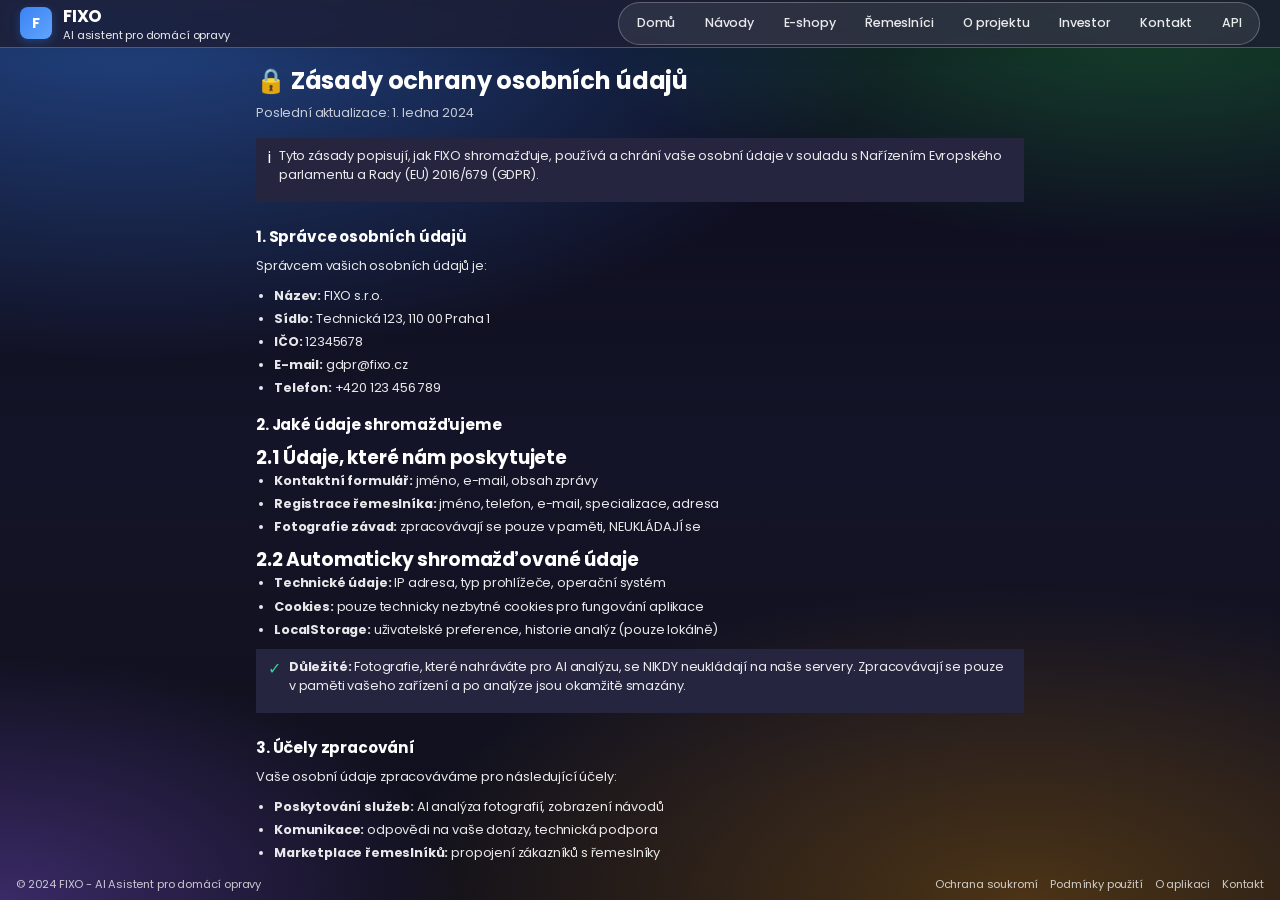
<file: privacy.html>
<!DOCTYPE html>
<html lang="cs">
<head>
    <meta charset="UTF-8">
    <meta name="viewport" content="width=device-width, initial-scale=1.0">
    <meta name="description" content="FIXO - Zásady ochrany osobních údajů (GDPR)">
    <title>Ochrana soukromí - FIXO</title>
    <link rel="stylesheet" href="css/style.css">
    <link rel="stylesheet" href="https://cdnjs.cloudflare.com/ajax/libs/font-awesome/6.5.1/css/all.min.css">
    <link rel="icon" type="image/svg+xml" href="data:image/svg+xml,<svg xmlns='http://www.w3.org/2000/svg' viewBox='0 0 100 100'><text y='.9em' font-size='90'>FIXO</text></svg>">
</head>
<body>
    <div class="app-container fullscreen-layout">
        <!-- Header -->
        <header class="header">
            <a href="index.html" class="logo">
                <div class="logo-icon">F</div>
                <div>
                    <div class="logo-text">FIXO</div>
                    <div class="logo-tagline">AI asistent pro domácí opravy</div>
                </div>
            </a>
            <nav class="nav" id="mainNav">
                <a href="index.html" class="nav-link">
                    <span>Domů</span>
                </a>
                <a href="repair.html" class="nav-link">
                    <span>Návody</span>
                </a>
                <a href="partners.html" class="nav-link">
                    <span>E-shopy</span>
                </a>
                <a href="providers.html" class="nav-link">
                    <span>Řemeslníci</span>
                </a>
                <a href="about.html" class="nav-link">
                    <span>O projektu</span>
                </a>
                <a href="investor.html" class="nav-link">
                    <span>Investor</span>
                </a>
                <a href="contacts.html" class="nav-link">
                    <span>Kontakt</span>
                </a>
                <a href="#" class="nav-link" id="apiKeyLink" onclick="openApiKeyModal(); return false;">
                    <span>API</span>
                </a>
            </nav>
            <button class="mobile-menu-btn" id="mobileMenuBtn" aria-label="Menu">
                <i class="fas fa-bars" id="menuIcon"></i>
            </button>
        </header>
        <!-- Main Content -->
        <main class="main-content">
            <div class="content-area" style="overflow-y: auto;">
                <div class="legal-content">
                    <h1 style="font-size: 1.5rem;">🔒 Zásady ochrany osobních údajů</h1>
                    <p class="last-updated" style="font-size: 0.8rem;">Poslední aktualizace: 1. ledna 2024</p>
                    <div class="info-box mb-3">
                        <span class="icon">i</span>
                        <p>
                            Tyto zásady popisují, jak FIXO shromažďuje, používá a chrání vaše osobní údaje
                            v souladu s Nařízením Evropského parlamentu a Rady (EU) 2016/679 (GDPR).
                        </p>
                    </div>
                    <h2>1. Správce osobních údajů</h2>
                    <p>
                        Správcem vašich osobních údajů je:
                    </p>
                    <ul>
                        <li><strong>Název:</strong> FIXO s.r.o.</li>
                        <li><strong>Sídlo:</strong> Technická 123, 110 00 Praha 1</li>
                        <li><strong>IČO:</strong> 12345678</li>
                        <li><strong>E-mail:</strong> gdpr@fixo.cz</li>
                        <li><strong>Telefon:</strong> +420 123 456 789</li>
                    </ul>
                    <h2>2. Jaké údaje shromažďujeme</h2>
                    <h3>2.1 Údaje, které nám poskytujete</h3>
                    <ul>
                        <li><strong>Kontaktní formulář:</strong> jméno, e-mail, obsah zprávy</li>
                        <li><strong>Registrace řemeslníka:</strong> jméno, telefon, e-mail, specializace, adresa</li>
                        <li><strong>Fotografie závad:</strong> zpracovávají se pouze v paměti, NEUKLÁDAJÍ se</li>
                    </ul>
                    <h3>2.2 Automaticky shromažďované údaje</h3>
                    <ul>
                        <li><strong>Technické údaje:</strong> IP adresa, typ prohlížeče, operační systém</li>
                        <li><strong>Cookies:</strong> pouze technicky nezbytné cookies pro fungování aplikace</li>
                        <li><strong>LocalStorage:</strong> uživatelské preference, historie analýz (pouze lokálně)</li>
                    </ul>
                    <div class="success-box mb-3">
                        <span class="icon">✓</span>
                        <p>
                            <strong>Důležité:</strong> Fotografie, které nahráváte pro AI analýzu, se NIKDY neukládají
                            na naše servery. Zpracovávají se pouze v paměti vašeho zařízení a po analýze jsou okamžitě smazány.
                        </p>
                    </div>
                    <h2>3. Účely zpracování</h2>
                    <p>Vaše osobní údaje zpracováváme pro následující účely:</p>
                    <ul>
                        <li><strong>Poskytování služeb:</strong> AI analýza fotografií, zobrazení návodů</li>
                        <li><strong>Komunikace:</strong> odpovědi na vaše dotazy, technická podpora</li>
                        <li><strong>Marketplace řemeslníků:</strong> propojení zákazníků s řemeslníky</li>
                        <li><strong>Zlepšování služeb:</strong> anonymní statistiky používání aplikace</li>
                        <li><strong>Právní povinnosti:</strong> plnění zákonných povinností</li>
                    </ul>
                    <h2>4. Právní základ zpracování</h2>
                    <ul>
                        <li><strong>Souhlas (čl. 6 odst. 1 písm. a) GDPR):</strong> marketing, cookies</li>
                        <li><strong>Plnění smlouvy (čl. 6 odst. 1 písm. b) GDPR):</strong> poskytování služeb</li>
                        <li><strong>Oprávněný zájem (čl. 6 odst. 1 písm. f) GDPR):</strong> bezpečnost, statistiky</li>
                        <li><strong>Právní povinnost (čl. 6 odst. 1 písm. c) GDPR):</strong> účetnictví, daně</li>
                    </ul>
                    <h2>5. Doba uchovávání</h2>
                    <table>
                        <thead>
                            <tr>
                                <th>Typ údajů</th>
                                <th>Doba uchovávání</th>
                            </tr>
                        </thead>
                        <tbody>
                            <tr>
                                <td>Fotografie pro analýzu</td>
                                <td>Neukládají se (pouze v paměti)</td>
                            </tr>
                            <tr>
                                <td>Kontaktní formuláře</td>
                                <td>2 roky od odeslání</td>
                            </tr>
                            <tr>
                                <td>Profily řemeslníků</td>
                                <td>Po dobu aktivního účtu + 1 rok</td>
                            </tr>
                            <tr>
                                <td>Fakturační údaje</td>
                                <td>10 let (zákonná povinnost)</td>
                            </tr>
                            <tr>
                                <td>Cookies</td>
                                <td>Maximálně 1 rok</td>
                            </tr>
                        </tbody>
                    </table>
                    <h2>6. Vaše práva</h2>
                    <p>Podle GDPR máte následující práva:</p>
                    <div class="grid grid-2 mb-3">
                        <div class="card">
                            <h4> Právo na přístup</h4>
                            <p style="font-size: 14px; color: #666;">
                                Máte právo získat potvrzení, zda zpracováváme vaše údaje, a přístup k těmto údajům.
                            </p>
                        </div>
                        <div class="card">
                            <h4>✏️ Právo na opravu</h4>
                            <p style="font-size: 14px; color: #666;">
                                Máte právo na opravu nepřesných nebo doplnění neúplných osobních údajů.
                            </p>
                        </div>
                        <div class="card">
                            <h4>🗑️ Právo na výmaz</h4>
                            <p style="font-size: 14px; color: #666;">
                                Máte právo na vymazání vašich údajů ("právo být zapomenut").
                            </p>
                        </div>
                        <div class="card">
                            <h4>⏸️ Právo na omezení</h4>
                            <p style="font-size: 14px; color: #666;">
                                Máte právo požadovat omezení zpracování vašich údajů.
                            </p>
                        </div>
                        <div class="card">
                            <h4>📦 Právo na přenositelnost</h4>
                            <p style="font-size: 14px; color: #666;">
                                Máte právo získat své údaje ve strukturovaném formátu.
                            </p>
                        </div>
                        <div class="card">
                            <h4>🚫 Právo vznést námitku</h4>
                            <p style="font-size: 14px; color: #666;">
                                Máte právo vznést námitku proti zpracování založenému na oprávněném zájmu.
                            </p>
                        </div>
                    </div>
                    <p>
                        Pro uplatnění svých práv nás kontaktujte na <strong>gdpr@fixo.cz</strong>.
                        Na vaši žádost odpovíme do 30 dnů.
                    </p>
                    <h2>7. Cookies</h2>
                    <p>Používáme pouze technicky nezbytné cookies:</p>
                    <ul>
                        <li><strong>Funkční cookies:</strong> zajištění správného fungování aplikace</li>
                        <li><strong>Preference:</strong> uložení vašich nastavení (jazyk, téma)</li>
                    </ul>
                    <p>
                        <strong>Nepoužíváme</strong> sledovací cookies, reklamní cookies ani cookies třetích stran.
                    </p>
                    <h2>8. Zabezpečení údajů</h2>
                    <p>Přijali jsme následující bezpečnostní opatření:</p>
                    <ul>
                        <li>Šifrované HTTPS spojení</li>
                        <li>Pravidelné bezpečnostní audity</li>
                        <li>Omezený přístup k údajům (pouze oprávnění zaměstnanci)</li>
                        <li>Šifrování citlivých dat</li>
                        <li>Pravidelné zálohy</li>
                    </ul>
                    <h2>9. Předávání údajů třetím stranám</h2>
                    <p>Vaše údaje můžeme předat:</p>
                    <ul>
                        <li><strong>Poskytovatelé služeb:</strong> hosting, e-mail (pouze v EU)</li>
                        <li><strong>Řemeslníci:</strong> pouze pokud je kontaktujete přes marketplace</li>
                        <li><strong>Státní orgány:</strong> pouze na základě zákonné povinnosti</li>
                    </ul>
                    <p>
                        Údaje <strong>neprodáváme</strong> třetím stranám a nepředáváme mimo EU/EHP.
                    </p>
                    <h2>10. Změny zásad</h2>
                    <p>
                        Tyto zásady můžeme příležitostně aktualizovat. O významných změnách vás budeme
                        informovat prostřednictvím aplikace nebo e-mailem.
                    </p>
                    <h2>11. Kontakt a stížnosti</h2>
                    <p>
                        Máte-li dotazy nebo stížnosti týkající se zpracování vašich údajů, kontaktujte nás:
                    </p>
                    <ul>
                        <li><strong>E-mail:</strong> gdpr@fixo.cz</li>
                        <li><strong>Telefon:</strong> +420 123 456 789</li>
                        <li><strong>Adresa:</strong> FIXO s.r.o., Technická 123, 110 00 Praha 1</li>
                    </ul>
                    <p>
                        Pokud nejste spokojeni s naším řešením, máte právo podat stížnost u dozorového úřadu:
                    </p>
                    <p>
                        <strong>Úřad pro ochranu osobních údajů</strong><br>
                        Pplk. Sochora 27, 170 00 Praha 7<br>
                        Web: <a href="https://www.uoou.cz" target="_blank" rel="noopener">www.uoou.cz</a>
                    </p>
                    <div class="info-box mt-3">
                        <span class="icon">📄</span>
                        <p>
                            Používáním aplikace FIXO souhlasíte s těmito zásadami ochrany osobních údajů.
                            Pokud nesouhlasíte, prosím, nepoužívejte naše služby.
                        </p>
                    </div>
                </div>
            </div>
        </main>
        <!-- Footer -->
        <footer class="footer">
            <div>© 2024 FIXO - AI Asistent pro domácí opravy</div>
            <div class="footer-links">
                <a href="privacy.html">Ochrana soukromí</a>
                <a href="terms.html">Podmínky použití</a>
                <a href="about.html">O aplikaci</a>
                <a href="contacts.html">Kontakt</a>
            </div>
        </footer>
    </div>

    <!-- API Key Modal -->
    <div class="modal-overlay" id="apiKeyModal">
        <div class="modal-content" style="max-width: 420px;">
            <div class="modal-header">
                <h3><i class="fas fa-key"></i> OpenAI API Klíč</h3>
                <button class="modal-close" onclick="closeApiKeyModal()">&times;</button>
            </div>
            <div class="modal-body">
                <p style="font-size: 0.85rem; color: var(--text-secondary); margin-bottom: 16px;">
                    Vložte váš OpenAI API klíč pro aktivaci AI analýzy fotografií. Klíč bude bezpečně zašifrován a uložen pouze ve vašem prohlížeči.
                </p>
                <div class="form-group">
                    <label>API Klíč</label>
                    <div style="position: relative;">
                        <input type="password" id="apiKeyInput" placeholder="sk-..." style="padding-right: 40px;">
                        <button type="button" onclick="toggleApiKeyVisibility()" style="position: absolute; right: 10px; top: 50%; transform: translateY(-50%); background: none; border: none; cursor: pointer; color: var(--text-tertiary);">
                            <i class="fas fa-eye" id="apiKeyToggleIcon"></i>
                        </button>
                    </div>
                </div>
                <div id="apiKeyStatus" style="font-size: 0.8rem; margin-bottom: 12px;"></div>
                <div style="display: flex; gap: 10px;">
                    <button class="btn btn-primary" onclick="saveApiKey()" style="flex: 1;">
                        <i class="fas fa-save"></i> Uložit
                    </button>
                    <button class="btn btn-danger btn-sm" onclick="deleteApiKey()" id="deleteApiKeyBtn" style="display: none;">
                        <i class="fas fa-trash"></i>
                    </button>
                </div>
                <p style="font-size: 0.7rem; color: var(--text-tertiary); margin-top: 12px; text-align: center;">
                    <i class="fas fa-shield-halved"></i> Klíč je šifrován pomocí AES-256 a nikdy neopouští váš prohlížeč
                </p>
            </div>
        </div>
    </div>

    <script src="js/app.js"></script>
</body>
</html>
</file>
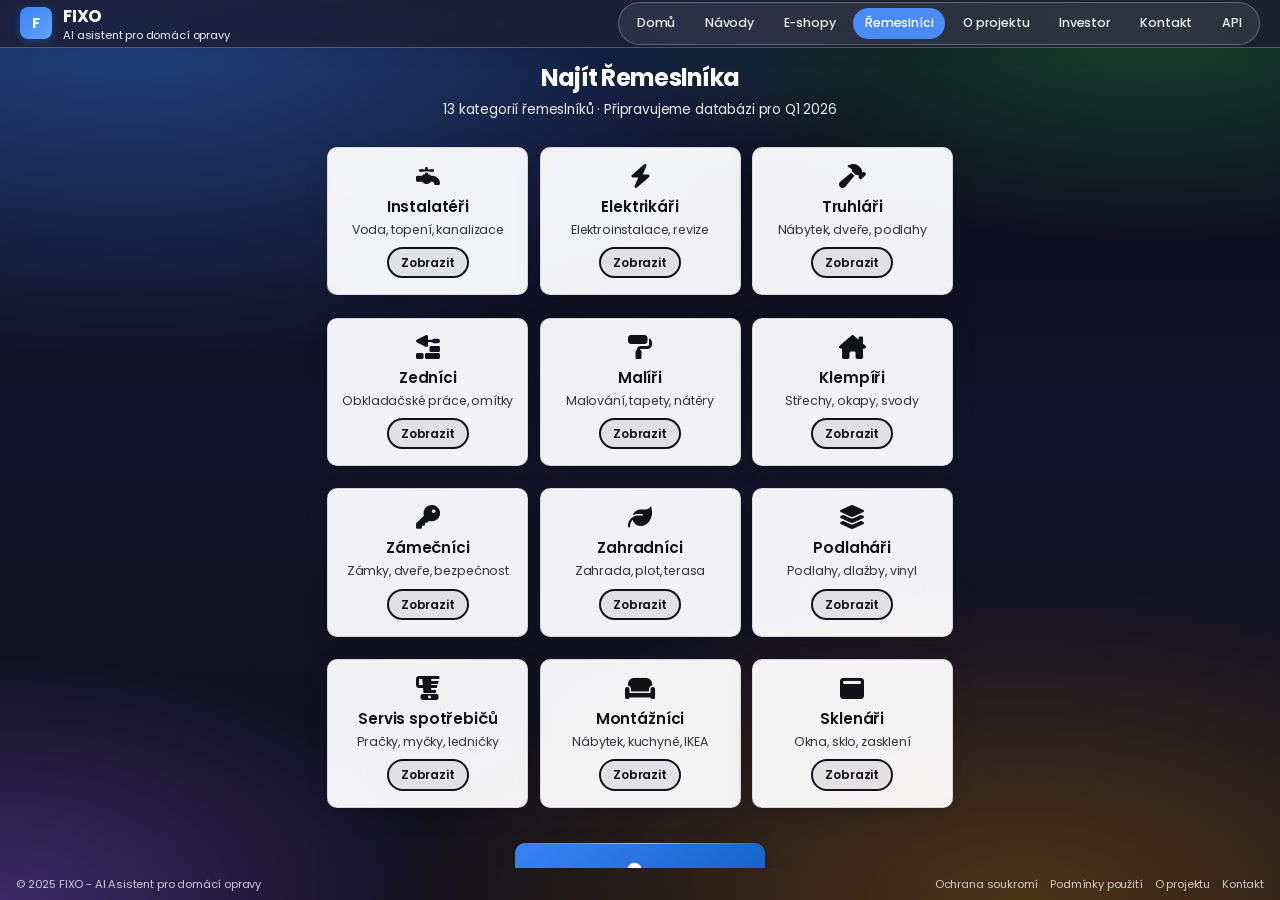
<file: providers.html>
<!DOCTYPE html>
<html lang="cs">
<head>
    <meta charset="UTF-8">
    <meta name="viewport" content="width=device-width, initial-scale=1.0">
    <meta name="description" content="FIXO - Najděte ověřené řemeslníky pro domácí opravy">
    <title>Řemeslníci - FIXO</title>
    <link rel="stylesheet" href="css/style.css">
    <link rel="stylesheet" href="https://cdnjs.cloudflare.com/ajax/libs/font-awesome/6.5.1/css/all.min.css">
    <link rel="icon" type="image/svg+xml" href="data:image/svg+xml,<svg xmlns='http://www.w3.org/2000/svg' viewBox='0 0 100 100'><text y='.9em' font-size='90'>FIXO</text></svg>">
</head>
<body>
    <div class="app-container fullscreen-layout">
        <!-- Header -->
        <header class="header">
            <a href="index.html" class="logo">
                <div class="logo-icon">F</div>
                <div>
                    <div class="logo-text">FIXO</div>
                    <div class="logo-tagline">AI asistent pro domácí opravy</div>
                </div>
            </a>
            <nav class="nav" id="mainNav">
                <a href="index.html" class="nav-link">
                    <span>Domů</span>
                </a>
                <a href="repair.html" class="nav-link">
                    <span>Návody</span>
                </a>
                <a href="partners.html" class="nav-link">
                    <span>E-shopy</span>
                </a>
                <a href="providers.html" class="nav-link active">
                    <span>Řemeslníci</span>
                </a>
                <a href="about.html" class="nav-link">
                    <span>O projektu</span>
                </a>
                <a href="investor.html" class="nav-link">
                    <span>Investor</span>
                </a>
                <a href="contacts.html" class="nav-link">
                    <span>Kontakt</span>
                </a>
                <a href="#" class="nav-link" id="apiKeyLink" onclick="openApiKeyModal(); return false;">
                    <span>API</span>
                </a>
            </nav>
            <button class="mobile-menu-btn" id="mobileMenuBtn" aria-label="Menu">
                <i class="fas fa-bars" id="menuIcon"></i>
            </button>
        </header>
        <!-- Main Content -->
        <main class="main-content">
            <div class="content-area" style="padding: 0; display: flex; flex-direction: column; height: 100%; overflow-y: auto;">
                <!-- Hero sekce -->
                <section style="text-align: center; padding: 16px 20px 12px; max-width: 650px; margin: 0 auto;">
                    <h1 style="font-size: 1.5rem; font-weight: 700; margin-bottom: 8px; line-height: 1.15; letter-spacing: -0.03em; color: var(--text-primary);">
                        Najít Řemeslníka
                    </h1>
                    <p style="font-size: 0.85rem; color: var(--text-secondary); font-weight: 400; margin-bottom: 16px; line-height: 1.4;">
                        13 kategorií řemeslníků · Připravujeme databázi pro Q1 2026
                    </p>
                </section>

                <!-- Specializace Grid -->
                <section style="max-width: 1000px; margin: 0 auto 24px; padding: 0 16px;">
                    <div class="cta-grid">
                        <!-- Instalatér -->
                        <a href="#" class="card" style="text-decoration: none; text-align: center; padding: 16px 14px;">
                            <i class="fas fa-faucet" style="font-size: 1.5rem; margin-bottom: 8px; color: var(--text-dark-primary); display: block;"></i>
                            <h3 style="font-size: 0.95rem; font-weight: 600; margin-bottom: 3px;">Instalatéři</h3>
                            <p style="color: var(--text-dark-secondary); font-size: 0.78rem; margin-bottom: 8px;">Voda, topení, kanalizace</p>
                            <div class="btn btn-outline btn-sm">Zobrazit</div>
                        </a>

                        <!-- Elektrikář -->
                        <a href="#" class="card" style="text-decoration: none; text-align: center; padding: 16px 14px;">
                            <i class="fas fa-bolt" style="font-size: 1.5rem; margin-bottom: 8px; color: var(--text-dark-primary); display: block;"></i>
                            <h3 style="font-size: 0.95rem; font-weight: 600; margin-bottom: 3px;">Elektrikáři</h3>
                            <p style="color: var(--text-dark-secondary); font-size: 0.78rem; margin-bottom: 8px;">Elektroinstalace, revize</p>
                            <div class="btn btn-outline btn-sm">Zobrazit</div>
                        </a>

                        <!-- Truhlář -->
                        <a href="#" class="card" style="text-decoration: none; text-align: center; padding: 16px 14px;">
                            <i class="fas fa-hammer" style="font-size: 1.5rem; margin-bottom: 8px; color: var(--text-dark-primary); display: block;"></i>
                            <h3 style="font-size: 0.95rem; font-weight: 600; margin-bottom: 3px;">Truhláři</h3>
                            <p style="color: var(--text-dark-secondary); font-size: 0.78rem; margin-bottom: 8px;">Nábytek, dveře, podlahy</p>
                            <div class="btn btn-outline btn-sm">Zobrazit</div>
                        </a>

                        <!-- Zedník -->
                        <a href="#" class="card" style="text-decoration: none; text-align: center; padding: 16px 14px;">
                            <i class="fas fa-trowel-bricks" style="font-size: 1.5rem; margin-bottom: 8px; color: var(--text-dark-primary); display: block;"></i>
                            <h3 style="font-size: 0.95rem; font-weight: 600; margin-bottom: 3px;">Zedníci</h3>
                            <p style="color: var(--text-dark-secondary); font-size: 0.78rem; margin-bottom: 8px;">Obkladačské práce, omítky</p>
                            <div class="btn btn-outline btn-sm">Zobrazit</div>
                        </a>

                        <!-- Malíř -->
                        <a href="#" class="card" style="text-decoration: none; text-align: center; padding: 16px 14px;">
                            <i class="fas fa-paint-roller" style="font-size: 1.5rem; margin-bottom: 8px; color: var(--text-dark-primary); display: block;"></i>
                            <h3 style="font-size: 0.95rem; font-weight: 600; margin-bottom: 3px;">Malíři</h3>
                            <p style="color: var(--text-dark-secondary); font-size: 0.78rem; margin-bottom: 8px;">Malování, tapety, nátěry</p>
                            <div class="btn btn-outline btn-sm">Zobrazit</div>
                        </a>

                        <!-- Klempíř -->
                        <a href="#" class="card" style="text-decoration: none; text-align: center; padding: 16px 14px;">
                            <i class="fas fa-house-chimney" style="font-size: 1.5rem; margin-bottom: 8px; color: var(--text-dark-primary); display: block;"></i>
                            <h3 style="font-size: 0.95rem; font-weight: 600; margin-bottom: 3px;">Klempíři</h3>
                            <p style="color: var(--text-dark-secondary); font-size: 0.78rem; margin-bottom: 8px;">Střechy, okapy, svody</p>
                            <div class="btn btn-outline btn-sm">Zobrazit</div>
                        </a>

                        <!-- Zámečník -->
                        <a href="#" class="card" style="text-decoration: none; text-align: center; padding: 16px 14px;">
                            <i class="fas fa-key" style="font-size: 1.5rem; margin-bottom: 8px; color: var(--text-dark-primary); display: block;"></i>
                            <h3 style="font-size: 0.95rem; font-weight: 600; margin-bottom: 3px;">Zámečníci</h3>
                            <p style="color: var(--text-dark-secondary); font-size: 0.78rem; margin-bottom: 8px;">Zámky, dveře, bezpečnost</p>
                            <div class="btn btn-outline btn-sm">Zobrazit</div>
                        </a>

                        <!-- Zahradník -->
                        <a href="#" class="card" style="text-decoration: none; text-align: center; padding: 16px 14px;">
                            <i class="fas fa-leaf" style="font-size: 1.5rem; margin-bottom: 8px; color: var(--text-dark-primary); display: block;"></i>
                            <h3 style="font-size: 0.95rem; font-weight: 600; margin-bottom: 3px;">Zahradníci</h3>
                            <p style="color: var(--text-dark-secondary); font-size: 0.78rem; margin-bottom: 8px;">Zahrada, plot, terasa</p>
                            <div class="btn btn-outline btn-sm">Zobrazit</div>
                        </a>

                        <!-- Podlahář -->
                        <a href="#" class="card" style="text-decoration: none; text-align: center; padding: 16px 14px;">
                            <i class="fas fa-layer-group" style="font-size: 1.5rem; margin-bottom: 8px; color: var(--text-dark-primary); display: block;"></i>
                            <h3 style="font-size: 0.95rem; font-weight: 600; margin-bottom: 3px;">Podlaháři</h3>
                            <p style="color: var(--text-dark-secondary); font-size: 0.78rem; margin-bottom: 8px;">Podlahy, dlažby, vinyl</p>
                            <div class="btn btn-outline btn-sm">Zobrazit</div>
                        </a>

                        <!-- Servis spotřebičů -->
                        <a href="#" class="card" style="text-decoration: none; text-align: center; padding: 16px 14px;">
                            <i class="fas fa-blender" style="font-size: 1.5rem; margin-bottom: 8px; color: var(--text-dark-primary); display: block;"></i>
                            <h3 style="font-size: 0.95rem; font-weight: 600; margin-bottom: 3px;">Servis spotřebičů</h3>
                            <p style="color: var(--text-dark-secondary); font-size: 0.78rem; margin-bottom: 8px;">Pračky, myčky, ledničky</p>
                            <div class="btn btn-outline btn-sm">Zobrazit</div>
                        </a>

                        <!-- Montážníci -->
                        <a href="#" class="card" style="text-decoration: none; text-align: center; padding: 16px 14px;">
                            <i class="fas fa-couch" style="font-size: 1.5rem; margin-bottom: 8px; color: var(--text-dark-primary); display: block;"></i>
                            <h3 style="font-size: 0.95rem; font-weight: 600; margin-bottom: 3px;">Montážníci</h3>
                            <p style="color: var(--text-dark-secondary); font-size: 0.78rem; margin-bottom: 8px;">Nábytek, kuchyně, IKEA</p>
                            <div class="btn btn-outline btn-sm">Zobrazit</div>
                        </a>

                        <!-- Sklenáři -->
                        <a href="#" class="card" style="text-decoration: none; text-align: center; padding: 16px 14px;">
                            <i class="fas fa-window-maximize" style="font-size: 1.5rem; margin-bottom: 8px; color: var(--text-dark-primary); display: block;"></i>
                            <h3 style="font-size: 0.95rem; font-weight: 600; margin-bottom: 3px;">Sklenáři</h3>
                            <p style="color: var(--text-dark-secondary); font-size: 0.78rem; margin-bottom: 8px;">Okna, sklo, zasklení</p>
                            <div class="btn btn-outline btn-sm">Zobrazit</div>
                        </a>
                    </div>
                </section>

                <!-- Registrace CTA -->
                <section style="max-width: 550px; margin: 0 auto 24px; padding: 0 16px;">
                    <div class="card" style="text-align: center; padding: 20px 16px; background: linear-gradient(135deg, var(--accent) 0%, #0056b3 100%); border: none;">
                        <i class="fas fa-user-plus" style="font-size: 1.8rem; margin-bottom: 10px; color: white; display: block;"></i>
                        <h3 style="font-size: 1.1rem; font-weight: 600; margin-bottom: 4px; color: white;">Jste řemeslník?</h3>
                        <p style="color: rgba(255,255,255,0.9); font-size: 0.8rem; margin-bottom: 12px;">
                            Získejte nové zakázky z vaší oblasti
                        </p>
                        <button onclick="openRegistrationModal()" class="btn btn-sm" style="background: white; color: var(--accent); border: none;">
                            <i class="fas fa-arrow-right"></i> Registrovat se
                        </button>
                    </div>
                </section>
            </div>
        </main>
        <!-- Footer -->
        <footer class="footer">
            <div>© 2025 FIXO - AI Asistent pro domácí opravy</div>
            <div class="footer-links">
                <a href="privacy.html">Ochrana soukromí</a>
                <a href="terms.html">Podmínky použití</a>
                <a href="about.html">O projektu</a>
                <a href="contacts.html">Kontakt</a>
            </div>
        </footer>
    </div>
    <!-- Toast Container -->
    <div class="toast-container" id="toastContainer"></div>

    <!-- Registrace Modal -->
    <div id="registrationModal" class="modal-overlay" style="display: none;">
        <div class="modal-content" style="max-width: 600px; max-height: 90vh; overflow-y: auto;">
            <div class="modal-header">
                <h2 style="font-size: 1.5rem; font-weight: 600; margin: 0;">
                    <i class="fas fa-user-plus" style="color: var(--accent); margin-right: 8px;"></i>
                    Registrace řemeslníka
                </h2>
                <button class="modal-close" onclick="closeRegistrationModal()" aria-label="Zavřít">
                    <i class="fas fa-times"></i>
                </button>
            </div>
            <div class="modal-body">
                <p style="color: var(--text-secondary); margin-bottom: 24px;">
                    Vyplňte formulář a přidejte se k síti FIXO řemeslníků. Po spuštění platformy v Q1 2026 vás budeme kontaktovat.
                </p>

                <form id="registrationForm" onsubmit="submitRegistration(event)">
                    <!-- Osobní údaje -->
                    <div style="margin-bottom: 24px;">
                        <h3 style="font-size: 1rem; font-weight: 600; margin-bottom: 16px; color: var(--text-primary);">
                            <i class="fas fa-user" style="color: var(--accent); margin-right: 8px;"></i>
                            Osobní údaje
                        </h3>

                        <div class="form-group">
                            <label for="craftName">Jméno a příjmení / Název firmy *</label>
                            <input type="text" id="craftName" name="name" required placeholder="Jan Novák / Instalatérství Novák s.r.o.">
                        </div>

                        <div style="display: grid; grid-template-columns: 1fr 1fr; gap: 16px;">
                            <div class="form-group">
                                <label for="craftEmail">E-mail *</label>
                                <input type="email" id="craftEmail" name="email" required placeholder="jan@example.cz">
                            </div>
                            <div class="form-group">
                                <label for="craftPhone">Telefon *</label>
                                <input type="tel" id="craftPhone" name="phone" required placeholder="+420 123 456 789">
                            </div>
                        </div>
                    </div>

                    <!-- Profese -->
                    <div style="margin-bottom: 24px;">
                        <h3 style="font-size: 1rem; font-weight: 600; margin-bottom: 16px; color: var(--text-primary);">
                            <i class="fas fa-tools" style="color: var(--accent); margin-right: 8px;"></i>
                            Profese a lokalita
                        </h3>

                        <div class="form-group">
                            <label for="craftCategory">Hlavní specializace *</label>
                            <select id="craftCategory" name="category" required>
                                <option value="">Vyberte kategorii...</option>
                                <option value="instalater">Instalatér - Voda, topení, kanalizace</option>
                                <option value="elektrikar">Elektrikář - Elektroinstalace, revize</option>
                                <option value="truhlar">Truhlář - Nábytek, dveře, podlahy</option>
                                <option value="zednik">Zedník - Obkladačské práce, omítky</option>
                                <option value="malir">Malíř - Malování, tapety, nátěry</option>
                                <option value="klempir">Klempíř - Střechy, okapy, svody</option>
                                <option value="zamecnik">Zámečník - Zámky, dveře, bezpečnost</option>
                                <option value="zahradnik">Zahradník - Zahrada, plot, terasa</option>
                                <option value="podlahar">Podlahář - Podlahy, dlažby, vinyl</option>
                                <option value="servis">Servis spotřebičů - Pračky, myčky, ledničky</option>
                                <option value="montaznik">Montážník - Nábytek, kuchyně, IKEA</option>
                                <option value="sklenar">Sklenář - Okna, sklo, zasklení</option>
                                <option value="ostatni">Ostatní</option>
                            </select>
                        </div>

                        <div style="display: grid; grid-template-columns: 1fr 1fr; gap: 16px;">
                            <div class="form-group">
                                <label for="craftCity">Město *</label>
                                <input type="text" id="craftCity" name="city" required placeholder="Praha">
                            </div>
                            <div class="form-group">
                                <label for="craftRegion">Kraj</label>
                                <select id="craftRegion" name="region">
                                    <option value="">Vyberte kraj...</option>
                                    <option value="praha">Hlavní město Praha</option>
                                    <option value="stredocesky">Středočeský</option>
                                    <option value="jihocesky">Jihočeský</option>
                                    <option value="plzensky">Plzeňský</option>
                                    <option value="karlovarsky">Karlovarský</option>
                                    <option value="ustecky">Ústecký</option>
                                    <option value="liberecky">Liberecký</option>
                                    <option value="kralovehradecky">Královéhradecký</option>
                                    <option value="pardubicky">Pardubický</option>
                                    <option value="vysocina">Vysočina</option>
                                    <option value="jihomoravsky">Jihomoravský</option>
                                    <option value="olomoucky">Olomoucký</option>
                                    <option value="moravskoslezsky">Moravskoslezský</option>
                                    <option value="zlinsky">Zlínský</option>
                                </select>
                            </div>
                        </div>
                    </div>

                    <!-- Popis služeb -->
                    <div style="margin-bottom: 24px;">
                        <h3 style="font-size: 1rem; font-weight: 600; margin-bottom: 16px; color: var(--text-primary);">
                            <i class="fas fa-file-alt" style="color: var(--accent); margin-right: 8px;"></i>
                            O vašich službách
                        </h3>

                        <div class="form-group">
                            <label for="craftDescription">Popis služeb</label>
                            <textarea id="craftDescription" name="description" rows="4" placeholder="Popište vaše služby, zkušenosti, certifikace..."></textarea>
                        </div>

                        <div class="form-group">
                            <label for="craftExperience">Praxe v oboru</label>
                            <select id="craftExperience" name="experience">
                                <option value="">Vyberte...</option>
                                <option value="0-2">Méně než 2 roky</option>
                                <option value="2-5">2-5 let</option>
                                <option value="5-10">5-10 let</option>
                                <option value="10+">Více než 10 let</option>
                            </select>
                        </div>

                        <div class="form-group">
                            <label for="craftWebsite">Webové stránky (nepovinné)</label>
                            <input type="url" id="craftWebsite" name="website" placeholder="https://www.example.cz">
                        </div>
                    </div>

                    <!-- Souhlas -->
                    <div style="margin-bottom: 24px;">
                        <div class="form-group" style="margin-bottom: 12px;">
                            <label style="display: flex; align-items: flex-start; gap: 12px; cursor: pointer;">
                                <input type="checkbox" id="craftTerms" name="terms" required style="margin-top: 4px;">
                                <span style="font-size: 0.875rem;">
                                    Souhlasím se <a href="terms.html" target="_blank" style="color: var(--accent);">zpracováním osobních údajů</a>
                                    a <a href="privacy.html" target="_blank" style="color: var(--accent);">podmínkami použití</a> *
                                </span>
                            </label>
                        </div>
                        <div class="form-group">
                            <label style="display: flex; align-items: flex-start; gap: 12px; cursor: pointer;">
                                <input type="checkbox" id="craftNewsletter" name="newsletter" style="margin-top: 4px;">
                                <span style="font-size: 0.875rem;">
                                    Chci dostávat novinky o FIXO a informace o spuštění
                                </span>
                            </label>
                        </div>
                    </div>

                    <!-- Submit -->
                    <div style="display: flex; gap: 16px; justify-content: flex-end;">
                        <button type="button" class="btn btn-outline" onclick="closeRegistrationModal()">Zrušit</button>
                        <button type="submit" class="btn btn-primary">
                            <i class="fas fa-paper-plane"></i> Odeslat registraci
                        </button>
                    </div>
                </form>
            </div>
        </div>
    </div>

    <!-- Registrace Success Modal -->
    <div id="registrationSuccessModal" class="modal-overlay" style="display: none;">
        <div class="modal-content" style="max-width: 500px; text-align: center;">
            <div class="modal-body" style="padding: 48px 32px;">
                <i class="fas fa-check-circle" style="font-size: 4rem; color: var(--success); margin-bottom: 24px;"></i>
                <h2 style="font-size: 1.5rem; font-weight: 600; margin-bottom: 16px;">Děkujeme za registraci!</h2>
                <p style="color: var(--text-secondary); margin-bottom: 24px; line-height: 1.6;">
                    Vaše registrace byla úspěšně přijata. Před spuštěním platformy v Q1 2026 vás budeme kontaktovat s dalšími informacemi.
                </p>
                <div style="background: var(--surface-secondary); border-radius: 12px; padding: 16px; margin-bottom: 24px;">
                    <p style="font-size: 0.875rem; color: var(--text-secondary);">
                        <i class="fas fa-envelope" style="color: var(--accent); margin-right: 8px;"></i>
                        Potvrzení bylo odesláno na váš e-mail
                    </p>
                </div>
                <button class="btn btn-primary" onclick="closeSuccessModal()">
                    <i class="fas fa-check"></i> Rozumím
                </button>
            </div>
        </div>
    </div>

    <!-- API Key Modal -->
    <div class="modal-overlay" id="apiKeyModal">
        <div class="modal-content" style="max-width: 380px;">
            <div class="modal-header">
                <h3 style="font-size: 0.9rem;"><i class="fas fa-key"></i> OpenAI API Klíč</h3>
                <button class="modal-close" onclick="closeApiKeyModal()">&times;</button>
            </div>
            <div class="modal-body" style="padding: 14px;">
                <p style="font-size: 0.78rem; color: var(--text-secondary); margin-bottom: 12px; line-height: 1.4;">
                    Vložte váš OpenAI API klíč pro aktivaci AI analýzy. Klíč bude zašifrován a uložen v prohlížeči.
                </p>
                <div class="form-group" style="margin-bottom: 10px;">
                    <label style="font-size: 0.75rem;">API Klíč</label>
                    <div style="position: relative;">
                        <input type="password" id="apiKeyInput" placeholder="sk-..." style="padding-right: 36px; font-size: 0.8rem;">
                        <button type="button" onclick="toggleApiKeyVisibility()" style="position: absolute; right: 8px; top: 50%; transform: translateY(-50%); background: none; border: none; cursor: pointer; color: var(--text-tertiary);">
                            <i class="fas fa-eye" id="apiKeyToggleIcon"></i>
                        </button>
                    </div>
                </div>
                <div id="apiKeyStatus" style="font-size: 0.78rem; margin-bottom: 10px;"></div>
                <div style="display: flex; gap: 8px;">
                    <button class="btn btn-primary btn-sm" onclick="saveApiKey()" style="flex: 1;">
                        <i class="fas fa-save"></i> Uložit
                    </button>
                    <button class="btn btn-danger btn-sm" onclick="deleteApiKey()" id="deleteApiKeyBtn" style="display: none;">
                        <i class="fas fa-trash"></i>
                    </button>
                </div>
                <p style="font-size: 0.72rem; color: var(--text-tertiary); margin-top: 10px; text-align: center;">
                    <i class="fas fa-shield-halved"></i> AES-256 šifrování, klíč neopouští prohlížeč
                </p>
            </div>
        </div>
    </div>

    <script src="js/app.js"></script>
    <script>
        // Registration Modal Functions
        function openRegistrationModal() {
            const modal = document.getElementById('registrationModal');
            modal.style.display = 'flex';
            // Trigger reflow then add show class for animation
            modal.offsetHeight;
            modal.classList.add('show');
            document.body.style.overflow = 'hidden';
        }

        function closeRegistrationModal() {
            const modal = document.getElementById('registrationModal');
            modal.classList.remove('show');
            setTimeout(() => {
                modal.style.display = 'none';
            }, 300);
            document.body.style.overflow = '';
        }

        function closeSuccessModal() {
            const modal = document.getElementById('registrationSuccessModal');
            modal.classList.remove('show');
            setTimeout(() => {
                modal.style.display = 'none';
            }, 300);
            document.body.style.overflow = '';
        }

        function submitRegistration(event) {
            event.preventDefault();

            const form = document.getElementById('registrationForm');
            const formData = new FormData(form);

            // Create registration object
            const registration = {
                id: Date.now(),
                timestamp: new Date().toISOString(),
                name: formData.get('name'),
                email: formData.get('email'),
                phone: formData.get('phone'),
                category: formData.get('category'),
                city: formData.get('city'),
                region: formData.get('region') || '',
                description: formData.get('description') || '',
                experience: formData.get('experience') || '',
                website: formData.get('website') || '',
                newsletter: formData.get('newsletter') === 'on',
                status: 'pending'
            };

            // Save to localStorage
            let registrations = JSON.parse(localStorage.getItem('fixo_craftsman_registrations') || '[]');
            registrations.push(registration);
            localStorage.setItem('fixo_craftsman_registrations', JSON.stringify(registrations));

            // Close registration modal and show success
            closeRegistrationModal();
            setTimeout(() => {
                const successModal = document.getElementById('registrationSuccessModal');
                successModal.style.display = 'flex';
                successModal.offsetHeight;
                successModal.classList.add('show');
            }, 350);

            // Reset form
            form.reset();

            console.log('Registration saved:', registration);
        }

        // Close modals on overlay click
        document.getElementById('registrationModal').addEventListener('click', function(e) {
            if (e.target === this) {
                closeRegistrationModal();
            }
        });

        document.getElementById('registrationSuccessModal').addEventListener('click', function(e) {
            if (e.target === this) {
                closeSuccessModal();
            }
        });

        // Close on Escape key
        document.addEventListener('keydown', function(e) {
            if (e.key === 'Escape') {
                closeRegistrationModal();
                closeSuccessModal();
            }
        });
    </script>
</body>
</html>
</file>
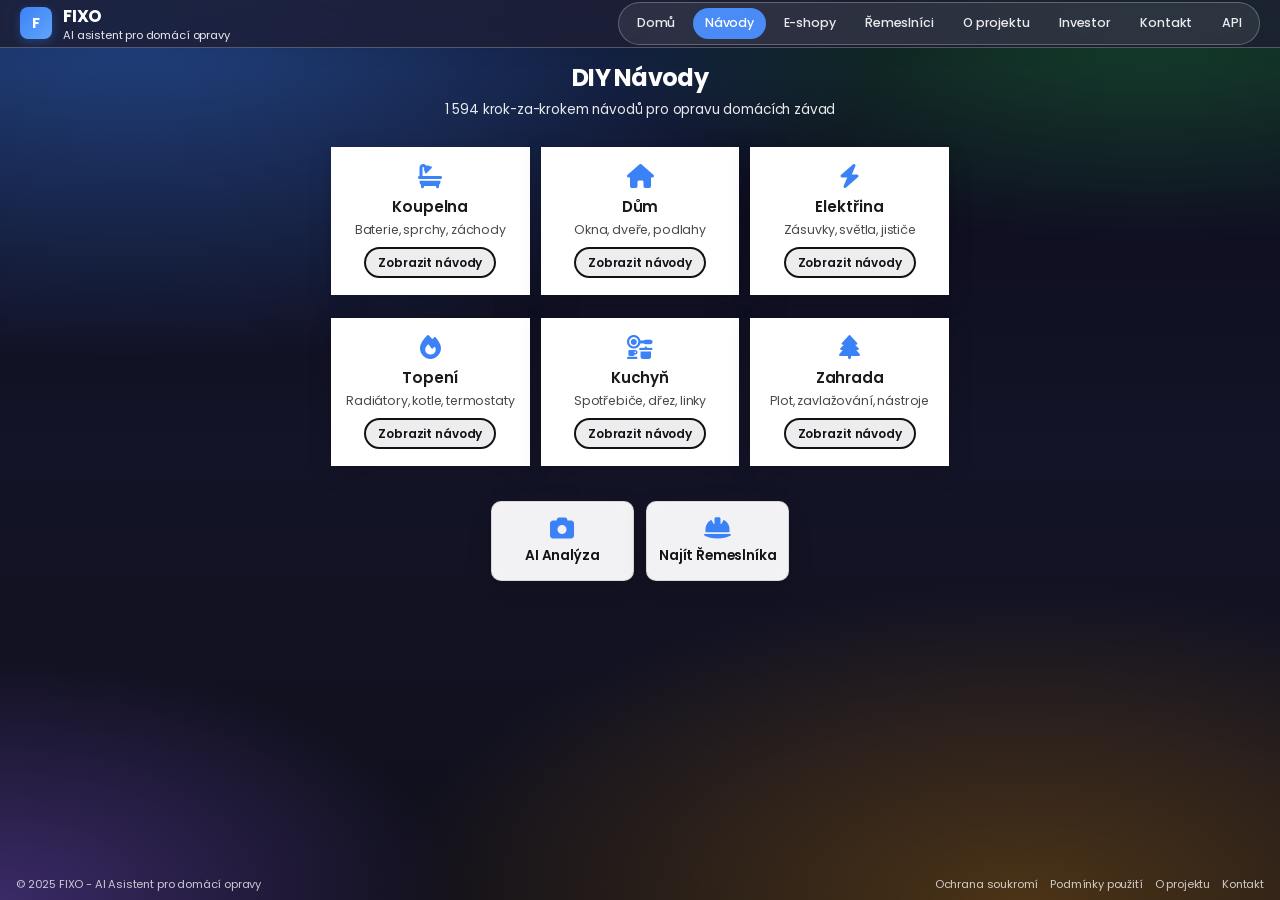
<file: repair.html>
<!DOCTYPE html>
<html lang="cs">
<head>
    <meta charset="UTF-8">
    <meta name="viewport" content="width=device-width, initial-scale=1.0">
    <meta name="description" content="FIXO - Databáze návodů na opravu domácích závad">
    <title>Návody na opravu - FIXO</title>
    <link rel="stylesheet" href="css/style.css">
    <link rel="stylesheet" href="https://cdnjs.cloudflare.com/ajax/libs/font-awesome/6.5.1/css/all.min.css">
    <link rel="icon" type="image/svg+xml" href="data:image/svg+xml,<svg xmlns='http://www.w3.org/2000/svg' viewBox='0 0 100 100'><text y='.9em' font-size='90'>FIXO</text></svg>">
</head>
<body>
    <div class="app-container fullscreen-layout">
        <!-- Header -->
        <header class="header">
            <a href="index.html" class="logo">
                <div class="logo-icon">F</div>
                <div>
                    <div class="logo-text">FIXO</div>
                    <div class="logo-tagline">AI asistent pro domácí opravy</div>
                </div>
            </a>
            <nav class="nav" id="mainNav">
                <a href="index.html" class="nav-link">
                    <span>Domů</span>
                </a>
                <a href="repair.html" class="nav-link active">
                    <span>Návody</span>
                </a>
                <a href="partners.html" class="nav-link">
                    <span>E-shopy</span>
                </a>
                <a href="providers.html" class="nav-link">
                    <span>Řemeslníci</span>
                </a>
                <a href="about.html" class="nav-link">
                    <span>O projektu</span>
                </a>
                <a href="investor.html" class="nav-link">
                    <span>Investor</span>
                </a>
                <a href="contacts.html" class="nav-link">
                    <span>Kontakt</span>
                </a>
                <a href="#" class="nav-link" id="apiKeyLink" onclick="openApiKeyModal(); return false;">
                    <span>API</span>
                </a>
            </nav>
            <button class="mobile-menu-btn" id="mobileMenuBtn" aria-label="Menu">
                <i class="fas fa-bars" id="menuIcon"></i>
            </button>
        </header>
        <!-- Main Content -->
        <main class="main-content">
            <div class="content-area" style="padding: 0; display: flex; flex-direction: column; height: 100%; overflow-y: auto;">
                <!-- Hero sekce -->
                <section style="text-align: center; padding: 16px 20px 12px; max-width: 650px; margin: 0 auto;">
                    <h1 style="font-size: 1.5rem; font-weight: 700; margin-bottom: 8px; line-height: 1.15; letter-spacing: -0.03em; color: var(--text-primary);">
                        DIY Návody
                    </h1>
                    <p style="font-size: 0.85rem; color: var(--text-secondary); font-weight: 400; margin-bottom: 16px; line-height: 1.4;">
                        <span id="repairPageCount">...</span> krok-za-krokem návodů pro opravu domácích závad
                    </p>
                </section>

                <!-- Kategorie Grid -->
                <section style="max-width: 1000px; margin: 0 auto 24px; padding: 0 16px;">
                    <div class="cta-grid">
                        <!-- Koupelna -->
                        <div class="card category-card" style="cursor: pointer; text-align: center; padding: 16px 14px; transition: all 0.3s;" onclick="showGuides('bathroom')">
                            <i class="fas fa-bath" style="font-size: 1.5rem; margin-bottom: 8px; color: var(--accent); display: block;"></i>
                            <h3 style="font-size: 0.95rem; font-weight: 600; margin-bottom: 3px;">Koupelna</h3>
                            <p style="color: var(--text-dark-secondary); font-size: 0.78rem; margin-bottom: 8px;">Baterie, sprchy, záchody</p>
                            <div class="btn btn-outline btn-sm">Zobrazit návody</div>
                        </div>

                        <!-- Dům -->
                        <div class="card category-card" style="cursor: pointer; text-align: center; padding: 16px 14px; transition: all 0.3s;" onclick="showGuides('house')">
                            <i class="fas fa-house" style="font-size: 1.5rem; margin-bottom: 8px; color: var(--accent); display: block;"></i>
                            <h3 style="font-size: 0.95rem; font-weight: 600; margin-bottom: 3px;">Dům</h3>
                            <p style="color: var(--text-dark-secondary); font-size: 0.78rem; margin-bottom: 8px;">Okna, dveře, podlahy</p>
                            <div class="btn btn-outline btn-sm">Zobrazit návody</div>
                        </div>

                        <!-- Elektřina -->
                        <div class="card category-card" style="cursor: pointer; text-align: center; padding: 16px 14px; transition: all 0.3s;" onclick="showGuides('electrical')">
                            <i class="fas fa-bolt" style="font-size: 1.5rem; margin-bottom: 8px; color: var(--accent); display: block;"></i>
                            <h3 style="font-size: 0.95rem; font-weight: 600; margin-bottom: 3px;">Elektřina</h3>
                            <p style="color: var(--text-dark-secondary); font-size: 0.78rem; margin-bottom: 8px;">Zásuvky, světla, jističe</p>
                            <div class="btn btn-outline btn-sm">Zobrazit návody</div>
                        </div>

                        <!-- Topení -->
                        <div class="card category-card" style="cursor: pointer; text-align: center; padding: 16px 14px; transition: all 0.3s;" onclick="showGuides('heating')">
                            <i class="fas fa-fire" style="font-size: 1.5rem; margin-bottom: 8px; color: var(--accent); display: block;"></i>
                            <h3 style="font-size: 0.95rem; font-weight: 600; margin-bottom: 3px;">Topení</h3>
                            <p style="color: var(--text-dark-secondary); font-size: 0.78rem; margin-bottom: 8px;">Radiátory, kotle, termostaty</p>
                            <div class="btn btn-outline btn-sm">Zobrazit návody</div>
                        </div>

                        <!-- Kuchyň -->
                        <div class="card category-card" style="cursor: pointer; text-align: center; padding: 16px 14px; transition: all 0.3s;" onclick="showGuides('kitchen')">
                            <i class="fas fa-kitchen-set" style="font-size: 1.5rem; margin-bottom: 8px; color: var(--accent); display: block;"></i>
                            <h3 style="font-size: 0.95rem; font-weight: 600; margin-bottom: 3px;">Kuchyň</h3>
                            <p style="color: var(--text-dark-secondary); font-size: 0.78rem; margin-bottom: 8px;">Spotřebiče, dřez, linky</p>
                            <div class="btn btn-outline btn-sm">Zobrazit návody</div>
                        </div>

                        <!-- Zahrada -->
                        <div class="card category-card" style="cursor: pointer; text-align: center; padding: 16px 14px; transition: all 0.3s;" onclick="showGuides('garden')">
                            <i class="fas fa-tree" style="font-size: 1.5rem; margin-bottom: 8px; color: var(--accent); display: block;"></i>
                            <h3 style="font-size: 0.95rem; font-weight: 600; margin-bottom: 3px;">Zahrada</h3>
                            <p style="color: var(--text-dark-secondary); font-size: 0.78rem; margin-bottom: 8px;">Plot, zavlažování, nástroje</p>
                            <div class="btn btn-outline btn-sm">Zobrazit návody</div>
                        </div>
                    </div>
                </section>

                <!-- Návody Section (skrytá, zobrazí se po kliknutí) -->
                <section id="guidesSection" style="max-width: 1000px; margin: 0 auto 24px; padding: 0 16px; display: none;">
                    <div style="text-align: center; margin-bottom: 16px;">
                        <button onclick="hideGuides()" class="btn btn-outline btn-sm" style="margin-bottom: 12px;">
                            <i class="fas fa-arrow-left"></i> Zpět na kategorie
                        </button>
                        <h2 id="guidesTitle" style="font-size: 1.25rem; font-weight: 700; color: var(--text-primary); margin-bottom: 4px;"></h2>
                        <p id="guidesSubtitle" style="color: var(--text-secondary); font-size: 0.85rem;"></p>
                    </div>
                    <div id="guidesGrid" class="cta-grid">
                        <!-- Návody budou vloženy JavaScriptem -->
                    </div>
                </section>

                <!-- Quick Actions -->
                <section style="max-width: 500px; margin: 0 auto 24px; padding: 0 16px;">
                    <div style="display: grid; grid-template-columns: 1fr 1fr; gap: 12px;">
                        <a href="index.html" class="card" style="text-decoration: none; text-align: center; padding: 14px 12px;">
                            <i class="fas fa-camera" style="font-size: 1.5rem; margin-bottom: 6px; color: var(--accent); display: block;"></i>
                            <h4 style="font-size: 0.85rem; font-weight: 600;">AI Analýza</h4>
                        </a>
                        <a href="providers.html" class="card" style="text-decoration: none; text-align: center; padding: 14px 12px;">
                            <i class="fas fa-helmet-safety" style="font-size: 1.5rem; margin-bottom: 6px; color: var(--accent); display: block;"></i>
                            <h4 style="font-size: 0.85rem; font-weight: 600;">Najít Řemeslníka</h4>
                        </a>
                    </div>
                </section>
            </div>
        </main>
        <!-- Footer -->
        <footer class="footer">
            <div>© 2025 FIXO - AI Asistent pro domácí opravy</div>
            <div class="footer-links">
                <a href="privacy.html">Ochrana soukromí</a>
                <a href="terms.html">Podmínky použití</a>
                <a href="about.html">O projektu</a>
                <a href="contacts.html">Kontakt</a>
            </div>
        </footer>
    </div>
    <!-- Guide Detail Modal -->
    <div id="guideModal" style="display: none; position: fixed; top: 0; left: 0; width: 100%; height: 100%; background: rgba(10, 10, 11, 0.92); z-index: 10000; overflow-y: auto; padding: 12px;">
        <div class="card" style="max-width: 700px; margin: 20px auto; position: relative;">
            <button onclick="closeGuideModal()" style="position: absolute; top: 12px; right: 12px; background: var(--bg-secondary); border: none; color: var(--text-primary); width: 32px; height: 32px; border-radius: 50%; cursor: pointer; font-size: 1.1rem; display: flex; align-items: center; justify-content: center; z-index: 10;">
                <i class="fas fa-times"></i>
            </button>
            <div id="guideModalContent" style="padding: 16px;"></div>
        </div>
    </div>
    <!-- Toast Container -->
    <div class="toast-container" id="toastContainer"></div>

    <!-- API Key Modal -->
    <div class="modal-overlay" id="apiKeyModal">
        <div class="modal-content" style="max-width: 380px;">
            <div class="modal-header">
                <h3 style="font-size: 0.9rem;"><i class="fas fa-key"></i> OpenAI API Klíč</h3>
                <button class="modal-close" onclick="closeApiKeyModal()">&times;</button>
            </div>
            <div class="modal-body" style="padding: 14px;">
                <p style="font-size: 0.78rem; color: var(--text-secondary); margin-bottom: 12px; line-height: 1.4;">
                    Vložte váš OpenAI API klíč pro aktivaci AI analýzy. Klíč bude zašifrován a uložen v prohlížeči.
                </p>
                <div class="form-group" style="margin-bottom: 10px;">
                    <label style="font-size: 0.75rem;">API Klíč</label>
                    <div style="position: relative;">
                        <input type="password" id="apiKeyInput" placeholder="sk-..." style="padding-right: 36px; font-size: 0.8rem;">
                        <button type="button" onclick="toggleApiKeyVisibility()" style="position: absolute; right: 8px; top: 50%; transform: translateY(-50%); background: none; border: none; cursor: pointer; color: var(--text-tertiary);">
                            <i class="fas fa-eye" id="apiKeyToggleIcon"></i>
                        </button>
                    </div>
                </div>
                <div id="apiKeyStatus" style="font-size: 0.78rem; margin-bottom: 10px;"></div>
                <div style="display: flex; gap: 8px;">
                    <button class="btn btn-primary btn-sm" onclick="saveApiKey()" style="flex: 1;">
                        <i class="fas fa-save"></i> Uložit
                    </button>
                    <button class="btn btn-danger btn-sm" onclick="deleteApiKey()" id="deleteApiKeyBtn" style="display: none;">
                        <i class="fas fa-trash"></i>
                    </button>
                </div>
                <p style="font-size: 0.72rem; color: var(--text-tertiary); margin-top: 10px; text-align: center;">
                    <i class="fas fa-shield-halved"></i> AES-256 šifrování, klíč neopouští prohlížeč
                </p>
            </div>
        </div>
    </div>

    <script src="js/app.js"></script>
    <script>
        // Návody jsou nyní načítány dynamicky z data/generated-repairs.json
        // Aktuální počet: 1594 unikátních návodů (po odstranění duplicit)

        // Globální proměnná pro dynamicky načtené návody
        let loadedRepairsData = [];

        // Načtení návodů z JSON souborů při startu stránky
        async function initializeGuides() {
            const countEl = document.getElementById('repairPageCount');
            try {
                // Načíst generated-repairs.json
                const response = await fetch('data/generated-repairs.json');
                if (response.ok) {
                    loadedRepairsData = await response.json();
                    console.log(`Loaded ${loadedRepairsData.length} generated repairs for repair.html`);

                    // Aktualizovat počet na stránce
                    if (countEl) {
                        countEl.textContent = loadedRepairsData.length.toLocaleString('cs-CZ');
                    }
                } else {
                    console.log('Failed to load generated-repairs.json:', response.status);
                    if (countEl) countEl.textContent = '1594';
                }
            } catch (e) {
                console.log('Could not load generated-repairs.json:', e);
                if (countEl) countEl.textContent = '1594';
            }
        }

        // Spustit načítání při načtení stránky
        document.addEventListener('DOMContentLoaded', function() {
            initializeGuides();
        });

        // Mapování kategorií pro zobrazení
        const categoryTitles = {
            bathroom: { title: "Návody pro koupelnu", subtitle: "Opravy baterií, sprch, záchodů a dalších koupelnových zařízení" },
            kitchen: { title: "Návody pro kuchyň", subtitle: "Opravy spotřebičů, instalací a kuchyňského vybavení" },
            house: { title: "Návody pro dům", subtitle: "Opravy zdí, podlah, dveří a dalších částí domu" },
            electrical: { title: "Elektro návody", subtitle: "Opravy elektrických zařízení a instalací" },
            heating: { title: "Návody pro topení", subtitle: "Opravy radiátorů, kotlů a topných systémů" },
            garden: { title: "Návody pro zahradu", subtitle: "Opravy zahradní techniky a venkovních prvků" }
        };

        // Mapování categoryKey na anglické kategorie
        const categoryKeyMapping = {
            'Koupelna': 'bathroom',
            'Kuchyň': 'kitchen',
            'Dům': 'house',
            'Elektro': 'electrical',
            'Topení': 'heating',
            'Zahrada': 'garden'
        };

        function showGuides(category) {
            // Filtrovat návody pro danou kategorii z dynamicky načtených dat
            const categoryGuides = loadedRepairsData.filter(r =>
                r.categoryKey === category || categoryKeyMapping[r.category] === category
            );

            // Transformovat na formát pro zobrazení
            const allGuides = categoryGuides.map((repair, index) => ({
                title: repair.name,
                difficulty: repair.difficulty || 'Střední',
                time: repair.timeEstimate || '30 min',
                icon: repair.icon || getIconForCategory(category),
                tools: repair.tools || [],
                materials: repair.materials || [],
                safety: repair.safetyWarnings || [],
                steps: repair.steps ? repair.steps.map(s => typeof s === 'object' ? s.action : s) : [],
                description: repair.description,
                originalIndex: index,
                originalData: repair
            }));

            if (allGuides.length === 0) {
                console.log('No guides found for category:', category);
                return;
            }

            // Uložit pro showGuideDetail
            window.currentCategoryGuides = allGuides;
            window.currentCategory = category;

            // Update title and subtitle
            const catInfo = categoryTitles[category] || { title: "Návody", subtitle: "" };
            document.getElementById('guidesTitle').textContent = catInfo.title + ` (${allGuides.length} návodů)`;
            document.getElementById('guidesSubtitle').textContent = catInfo.subtitle;

            // Generate guide cards
            const guidesGrid = document.getElementById('guidesGrid');
            guidesGrid.innerHTML = allGuides.map((guide, index) => `
                <div class="card" style="text-align: center; padding: var(--space-2xl); cursor: pointer; transition: transform 0.3s;" onclick="showGuideDetail('${category}', ${index})">
                    <i class="fas ${guide.icon || 'fa-wrench'}" style="font-size: 2.5rem; margin-bottom: var(--space-lg); color: var(--accent);"></i>
                    <h3 style="font-size: 1.125rem; font-weight: 600; margin-bottom: var(--space-sm);">${guide.title}</h3>
                    <div style="display: flex; gap: 8px; justify-content: center; margin-bottom: var(--space-md);">
                        <span class="badge ${guide.difficulty === 'Snadné' ? 'badge-success' : guide.difficulty === 'Střední' ? 'badge-warning' : 'badge-danger'}" style="font-size: 0.75rem;">${guide.difficulty}</span>
                        <span class="badge" style="background: var(--text-dark-secondary); color: white; font-size: 0.75rem;"><i class="far fa-clock"></i> ${guide.time}</span>
                    </div>
                    <div class="btn btn-outline btn-sm">Zobrazit návod</div>
                </div>
            `).join('');

            // Show guides section
            const guidesSection = document.getElementById('guidesSection');
            guidesSection.style.display = 'block';

            // Scroll smoothly to the guides section
            setTimeout(() => {
                guidesSection.scrollIntoView({ behavior: 'smooth', block: 'start' });
            }, 100);
        }

        // Helper funkce pro ikonu kategorie
        function getIconForCategory(category) {
            const icons = {
                bathroom: 'fa-bath',
                kitchen: 'fa-utensils',
                house: 'fa-house',
                electrical: 'fa-bolt',
                heating: 'fa-fire',
                garden: 'fa-leaf'
            };
            return icons[category] || 'fa-wrench';
        }

        function hideGuides() {
            document.getElementById('guidesSection').style.display = 'none';
            window.scrollTo({ top: 0, behavior: 'smooth' });
        }

        // Affiliate partner mapping for tools and materials
        const affiliatePartners = {
            // Elektrické nářadí - Bosch
            elektricky: { name: 'Bosch', url: 'https://www.bosch-eshop.cz/vyhledavani/', color: '#007BC0' },
            vrtacka: { name: 'Bosch', url: 'https://www.bosch-eshop.cz/vyhledavani/', color: '#007BC0' },
            bruska: { name: 'Bosch', url: 'https://www.bosch-eshop.cz/vyhledavani/', color: '#007BC0' },
            pila: { name: 'Bosch', url: 'https://www.bosch-eshop.cz/vyhledavani/', color: '#007BC0' },
            // Ruční nářadí - Narex/Hornbach
            kladivo: { name: 'Hornbach', url: 'https://www.hornbach.cz/s/', color: '#F07D00' },
            sroubovak: { name: 'Hornbach', url: 'https://www.hornbach.cz/s/', color: '#F07D00' },
            kleste: { name: 'Hornbach', url: 'https://www.hornbach.cz/s/', color: '#F07D00' },
            klic: { name: 'Hornbach', url: 'https://www.hornbach.cz/s/', color: '#F07D00' },
            metr: { name: 'Hornbach', url: 'https://www.hornbach.cz/s/', color: '#F07D00' },
            vodovaha: { name: 'Hornbach', url: 'https://www.hornbach.cz/s/', color: '#F07D00' },
            stetec: { name: 'Hornbach', url: 'https://www.hornbach.cz/s/', color: '#F07D00' },
            valik: { name: 'Hornbach', url: 'https://www.hornbach.cz/s/', color: '#F07D00' },
            // Instalatérské - Ptáček
            trubka: { name: 'Ptáček', url: 'https://www.ptacek.cz/hledani/', color: '#E30613' },
            sifon: { name: 'Ptáček', url: 'https://www.ptacek.cz/hledani/', color: '#E30613' },
            ventil: { name: 'Ptáček', url: 'https://www.ptacek.cz/hledani/', color: '#E30613' },
            baterie: { name: 'Ptáček', url: 'https://www.ptacek.cz/hledani/', color: '#E30613' },
            wc: { name: 'Ptáček', url: 'https://www.ptacek.cz/hledani/', color: '#E30613' },
            umyvadlo: { name: 'Ptáček', url: 'https://www.ptacek.cz/hledani/', color: '#E30613' },
            // Sanitární - SIKO
            obklad: { name: 'SIKO', url: 'https://www.siko.cz/hledani/', color: '#00A0E3' },
            dlazba: { name: 'SIKO', url: 'https://www.siko.cz/hledani/', color: '#00A0E3' },
            sprcha: { name: 'SIKO', url: 'https://www.siko.cz/hledani/', color: '#00A0E3' },
            vana: { name: 'SIKO', url: 'https://www.siko.cz/hledani/', color: '#00A0E3' },
            // Stavební materiály - DEK
            cement: { name: 'DEK', url: 'https://www.dek.cz/hledani/', color: '#E31E24' },
            malta: { name: 'DEK', url: 'https://www.dek.cz/hledani/', color: '#E31E24' },
            sadra: { name: 'DEK', url: 'https://www.dek.cz/hledani/', color: '#E31E24' },
            izolac: { name: 'DEK', url: 'https://www.dek.cz/hledani/', color: '#E31E24' },
            deska: { name: 'DEK', url: 'https://www.dek.cz/hledani/', color: '#E31E24' },
            tmel: { name: 'DEK', url: 'https://www.dek.cz/hledani/', color: '#E31E24' },
            lepidlo: { name: 'DEK', url: 'https://www.dek.cz/hledani/', color: '#E31E24' },
            // Barvy - HET
            barv: { name: 'HET', url: 'https://www.het.cz/produkty/', color: '#D4145A' },
            lak: { name: 'HET', url: 'https://www.het.cz/produkty/', color: '#D4145A' },
            penetrac: { name: 'HET', url: 'https://www.het.cz/produkty/', color: '#D4145A' },
            zaklad: { name: 'HET', url: 'https://www.het.cz/produkty/', color: '#D4145A' },
            // Elektro - GES
            kabel: { name: 'GES', url: 'https://www.ges.cz/cz/search/', color: '#0066B3' },
            zasuvk: { name: 'GES', url: 'https://www.ges.cz/cz/search/', color: '#0066B3' },
            vypinac: { name: 'GES', url: 'https://www.ges.cz/cz/search/', color: '#0066B3' },
            jistic: { name: 'GES', url: 'https://www.ges.cz/cz/search/', color: '#0066B3' },
            pojistk: { name: 'GES', url: 'https://www.ges.cz/cz/search/', color: '#0066B3' },
            // Zahrada - Mountfield
            sekac: { name: 'Mountfield', url: 'https://www.mountfield.cz/hledani/', color: '#009640' },
            zahrad: { name: 'Mountfield', url: 'https://www.mountfield.cz/hledani/', color: '#009640' },
            hadice: { name: 'Mountfield', url: 'https://www.mountfield.cz/hledani/', color: '#009640' },
            hrabl: { name: 'Mountfield', url: 'https://www.mountfield.cz/hledani/', color: '#009640' },
            lopat: { name: 'Mountfield', url: 'https://www.mountfield.cz/hledani/', color: '#009640' }
        };

        // Default partner for items without specific match
        const defaultPartner = { name: 'Hornbach', url: 'https://www.hornbach.cz/s/', color: '#F07D00' };

        function getAffiliateLink(itemName) {
            const lowerName = itemName.toLowerCase().normalize("NFD").replace(/[\u0300-\u036f]/g, "");

            for (const [keyword, partner] of Object.entries(affiliatePartners)) {
                if (lowerName.includes(keyword)) {
                    return {
                        ...partner,
                        searchUrl: partner.url + encodeURIComponent(itemName)
                    };
                }
            }

            return {
                ...defaultPartner,
                searchUrl: defaultPartner.url + encodeURIComponent(itemName)
            };
        }

        function renderItemWithAffiliate(item) {
            const affiliate = getAffiliateLink(item);
            return `
                <li style="margin-bottom: 8px; display: flex; align-items: center; justify-content: space-between; flex-wrap: wrap; gap: 8px;">
                    <span>${item}</span>
                    <a href="${affiliate.searchUrl}" target="_blank" rel="noopener"
                       style="display: inline-flex; align-items: center; gap: 4px; padding: 4px 10px;
                              background: ${affiliate.color}; color: white; border-radius: 4px;
                              font-size: 0.75rem; text-decoration: none; white-space: nowrap;
                              transition: opacity 0.2s;"
                       onmouseover="this.style.opacity='0.85'"
                       onmouseout="this.style.opacity='1'">
                        <i class="fas fa-shopping-cart"></i> Koupit na ${affiliate.name}
                    </a>
                </li>
            `;
        }

        function showGuideDetail(category, guideIndex) {
            // Použít dynamická data z window.currentCategoryGuides
            const guide = window.currentCategoryGuides ? window.currentCategoryGuides[guideIndex] : null;
            if (!guide) {
                showToast('Návod nenalezen');
                return;
            }
            if (!guide.steps || guide.steps.length === 0) {
                showToast(guide.title + ' - Brzy k dispozici!');
                return;
            }

            const modal = document.getElementById('guideModal');
            const content = document.getElementById('guideModalContent');

            let html = `
                <h2 style="font-size: 2rem; font-weight: 700; margin-bottom: 16px; color: var(--text-dark-primary);">${guide.title}</h2>
                <div style="display: flex; gap: 12px; margin-bottom: 24px;">
                    <span class="badge ${guide.difficulty === 'Snadné' ? 'badge-success' : guide.difficulty === 'Střední' ? 'badge-warning' : 'badge-danger'}">${guide.difficulty}</span>
                    <span class="badge" style="background: var(--text-dark-secondary); color: white;"><i class="far fa-clock"></i> ${guide.time}</span>
                </div>
            `;

            if (guide.tools && guide.tools.length > 0) {
                html += `
                    <div style="margin-bottom: 24px;">
                        <h3 style="font-size: 1.25rem; font-weight: 600; margin-bottom: 12px; color: var(--text-dark-primary);"><i class="fas fa-tools"></i> Potřebné nástroje</h3>
                        <p style="font-size: 0.85rem; color: var(--text-dark-secondary); margin-bottom: 12px;"><i class="fas fa-info-circle"></i> Klikněte pro zakoupení u partnerského e-shopu</p>
                        <ul style="list-style: none; margin: 0; padding: 0;">
                            ${guide.tools.map(tool => renderItemWithAffiliate(tool)).join('')}
                        </ul>
                    </div>
                `;
            }

            if (guide.materials && guide.materials.length > 0) {
                html += `
                    <div style="margin-bottom: 24px;">
                        <h3 style="font-size: 1.25rem; font-weight: 600; margin-bottom: 12px; color: var(--text-dark-primary);"><i class="fas fa-box"></i> Potřebné materiály</h3>
                        <p style="font-size: 0.85rem; color: var(--text-dark-secondary); margin-bottom: 12px;"><i class="fas fa-info-circle"></i> Klikněte pro zakoupení u partnerského e-shopu</p>
                        <ul style="list-style: none; margin: 0; padding: 0;">
                            ${guide.materials.map(material => renderItemWithAffiliate(material)).join('')}
                        </ul>
                    </div>
                `;
            }

            if (guide.safety && guide.safety.length > 0) {
                html += `
                    <div style="margin-bottom: 24px; padding: 16px; background: rgba(255, 193, 7, 0.1); border-left: 4px solid var(--warning); border-radius: 4px;">
                        <h3 style="font-size: 1.25rem; font-weight: 600; margin-bottom: 12px; color: var(--warning);"><i class="fas fa-triangle-exclamation"></i> Bezpečnost</h3>
                        <ul style="margin-left: 20px;">
                            ${guide.safety.map(item => `<li style="margin-bottom: 4px;">${item}</li>`).join('')}
                        </ul>
                    </div>
                `;
            }

            if (guide.steps && guide.steps.length > 0) {
                html += `
                    <div style="margin-bottom: 24px;">
                        <h3 style="font-size: 1.25rem; font-weight: 600; margin-bottom: 12px; color: var(--text-dark-primary);"><i class="fas fa-list-ol"></i> Postup krok za krokem</h3>
                        <ol style="margin-left: 20px;">
                            ${guide.steps.map(step => `<li style="margin-bottom: 12px; line-height: 1.6;">${step}</li>`).join('')}
                        </ol>
                    </div>
                `;
            }

            content.innerHTML = html;
            modal.style.display = 'block';
            document.body.style.overflow = 'hidden';
        }

        function closeGuideModal() {
            document.getElementById('guideModal').style.display = 'none';
            document.body.style.overflow = 'auto';
        }

        // Close modal when clicking outside
        document.getElementById('guideModal').addEventListener('click', function(e) {
            if (e.target === this) {
                closeGuideModal();
            }
        });
    </script>
</body>
</html>
</file>
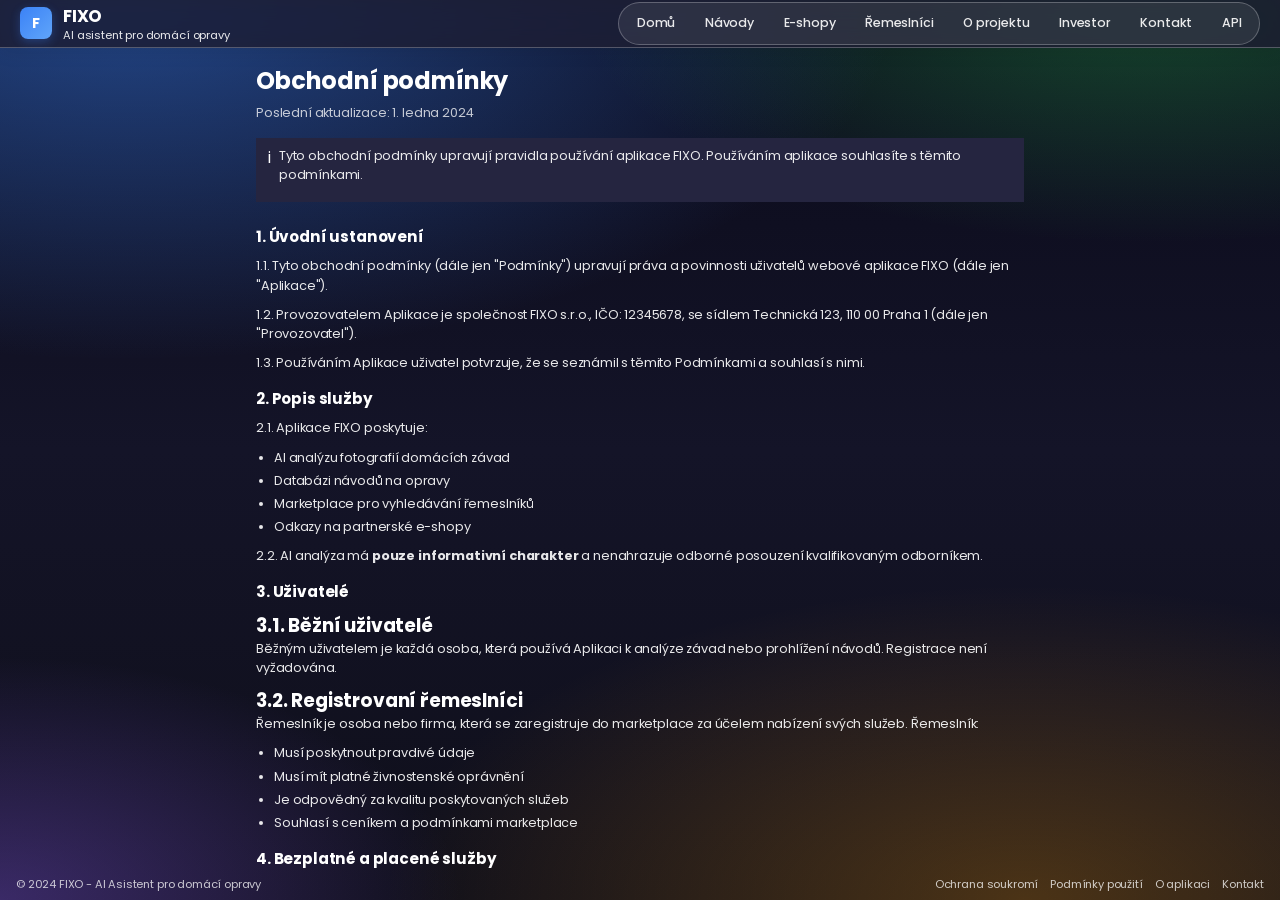
<file: terms.html>
<!DOCTYPE html>
<html lang="cs">
<head>
    <meta charset="UTF-8">
    <meta name="viewport" content="width=device-width, initial-scale=1.0">
    <meta name="description" content="FIXO - Obchodní podmínky a pravidla používání">
    <title>Obchodní podmínky - FIXO</title>
    <link rel="stylesheet" href="css/style.css">
    <link rel="stylesheet" href="https://cdnjs.cloudflare.com/ajax/libs/font-awesome/6.5.1/css/all.min.css">
    <link rel="icon" type="image/svg+xml" href="data:image/svg+xml,<svg xmlns='http://www.w3.org/2000/svg' viewBox='0 0 100 100'><text y='.9em' font-size='90'>FIXO</text></svg>">
</head>
<body>
    <div class="app-container fullscreen-layout">
        <!-- Header -->
        <header class="header">
            <a href="index.html" class="logo">
                <div class="logo-icon">F</div>
                <div>
                    <div class="logo-text">FIXO</div>
                    <div class="logo-tagline">AI asistent pro domácí opravy</div>
                </div>
            </a>
            <nav class="nav" id="mainNav">
                <a href="index.html" class="nav-link">
                    <span>Domů</span>
                </a>
                <a href="repair.html" class="nav-link">
                    <span>Návody</span>
                </a>
                <a href="partners.html" class="nav-link">
                    <span>E-shopy</span>
                </a>
                <a href="providers.html" class="nav-link">
                    <span>Řemeslníci</span>
                </a>
                <a href="about.html" class="nav-link">
                    <span>O projektu</span>
                </a>
                <a href="investor.html" class="nav-link">
                    <span>Investor</span>
                </a>
                <a href="contacts.html" class="nav-link">
                    <span>Kontakt</span>
                </a>
                <a href="#" class="nav-link" id="apiKeyLink" onclick="openApiKeyModal(); return false;">
                    <span>API</span>
                </a>
            </nav>
            <button class="mobile-menu-btn" id="mobileMenuBtn" aria-label="Menu">
                <i class="fas fa-bars" id="menuIcon"></i>
            </button>
        </header>
        <!-- Main Content -->
        <main class="main-content">
            <div class="content-area" style="overflow-y: auto;">
                <div class="legal-content">
                    <h1 style="font-size: 1.5rem;"> Obchodní podmínky</h1>
                    <p class="last-updated" style="font-size: 0.8rem;">Poslední aktualizace: 1. ledna 2024</p>
                    <div class="info-box mb-3">
                        <span class="icon">i</span>
                        <p>
                            Tyto obchodní podmínky upravují pravidla používání aplikace FIXO.
                            Používáním aplikace souhlasíte s těmito podmínkami.
                        </p>
                    </div>
                    <h2>1. Úvodní ustanovení</h2>
                    <p>
                        1.1. Tyto obchodní podmínky (dále jen "Podmínky") upravují práva a povinnosti
                        uživatelů webové aplikace FIXO (dále jen "Aplikace").
                    </p>
                    <p>
                        1.2. Provozovatelem Aplikace je společnost FIXO s.r.o., IČO: 12345678,
                        se sídlem Technická 123, 110 00 Praha 1 (dále jen "Provozovatel").
                    </p>
                    <p>
                        1.3. Používáním Aplikace uživatel potvrzuje, že se seznámil s těmito Podmínkami
                        a souhlasí s nimi.
                    </p>
                    <h2>2. Popis služby</h2>
                    <p>
                        2.1. Aplikace FIXO poskytuje:
                    </p>
                    <ul>
                        <li>AI analýzu fotografií domácích závad</li>
                        <li>Databázi návodů na opravy</li>
                        <li>Marketplace pro vyhledávání řemeslníků</li>
                        <li>Odkazy na partnerské e-shopy</li>
                    </ul>
                    <p>
                        2.2. AI analýza má <strong>pouze informativní charakter</strong> a nenahrazuje
                        odborné posouzení kvalifikovaným odborníkem.
                    </p>
                    <h2>3. Uživatelé</h2>
                    <h3>3.1. Běžní uživatelé</h3>
                    <p>
                        Běžným uživatelem je každá osoba, která používá Aplikaci k analýze závad
                        nebo prohlížení návodů. Registrace není vyžadována.
                    </p>
                    <h3>3.2. Registrovaní řemeslníci</h3>
                    <p>
                        Řemeslník je osoba nebo firma, která se zaregistruje do marketplace
                        za účelem nabízení svých služeb. Řemeslník:
                    </p>
                    <ul>
                        <li>Musí poskytnout pravdivé údaje</li>
                        <li>Musí mít platné živnostenské oprávnění</li>
                        <li>Je odpovědný za kvalitu poskytovaných služeb</li>
                        <li>Souhlasí s ceníkem a podmínkami marketplace</li>
                    </ul>
                    <h2>4. Bezplatné a placené služby</h2>
                    <h3>4.1. Bezplatné služby</h3>
                    <ul>
                        <li>AI analýza fotografií</li>
                        <li>Přístup k databázi návodů</li>
                        <li>Vyhledávání řemeslníků</li>
                        <li>Základní profil řemeslníka (5 poptávek/měsíc)</li>
                    </ul>
                    <h3>4.2. Placené služby (plánované)</h3>
                    <table>
                        <thead>
                            <tr>
                                <th>Služba</th>
                                <th>Cena</th>
                            </tr>
                        </thead>
                        <tbody>
                            <tr>
                                <td>Premium profil řemeslníka</td>
                                <td>299 Kč/měsíc</td>
                            </tr>
                            <tr>
                                <td>Enterprise profil řemeslníka</td>
                                <td>999 Kč/měsíc</td>
                            </tr>
                            <tr>
                                <td>Prémiové návody</td>
                                <td>od 25 Kč/návod</td>
                            </tr>
                        </tbody>
                    </table>
                    <h2>5. Omezení odpovědnosti</h2>
                    <div class="warning-box mb-3">
                        <span class="icon">⚠️</span>
                        <div>
                            <h4>Důležité upozornění</h4>
                            <p>
                                AI analýza a návody v Aplikaci mají pouze informativní charakter.
                                Provozovatel NENESE odpovědnost za škody vzniklé nesprávnou opravou
                                provedenou na základě informací z Aplikace.
                            </p>
                        </div>
                    </div>
                    <p>
                        5.1. Provozovatel neodpovídá za:
                    </p>
                    <ul>
                        <li>Přesnost a spolehlivost AI analýzy</li>
                        <li>Škody způsobené nesprávně provedenou opravou</li>
                        <li>Kvalitu služeb poskytovaných řemeslníky</li>
                        <li>Dostupnost a funkčnost Aplikace</li>
                        <li>Obsah externích webových stránek</li>
                    </ul>
                    <p>
                        5.2. Uživatel bere na vědomí, že:
                    </p>
                    <ul>
                        <li>Práce na elektroinstalaci vyžadují odbornou způsobilost</li>
                        <li>Práce na plynových zařízeních smí provádět pouze certifikovaný pracovník</li>
                        <li>U složitějších oprav je nutné konzultovat odborníka</li>
                    </ul>
                    <h2>6. Práva a povinnosti uživatele</h2>
                    <p>
                        6.1. Uživatel je povinen:
                    </p>
                    <ul>
                        <li>Používat Aplikaci v souladu s těmito Podmínkami</li>
                        <li>Neposkytovat nepravdivé informace</li>
                        <li>Nezneužívat Aplikaci k nelegálním účelům</li>
                        <li>Respektovat autorská práva</li>
                    </ul>
                    <p>
                        6.2. Uživatel nesmí:
                    </p>
                    <ul>
                        <li>Kopírovat nebo šířit obsah Aplikace bez souhlasu</li>
                        <li>Pokoušet se o neoprávněný přístup</li>
                        <li>Zatěžovat servery automatizovanými požadavky</li>
                        <li>Publikovat nevhodný nebo urážlivý obsah</li>
                    </ul>
                    <h2>7. Práva a povinnosti Provozovatele</h2>
                    <p>
                        7.1. Provozovatel si vyhrazuje právo:
                    </p>
                    <ul>
                        <li>Změnit nebo ukončit poskytování Aplikace</li>
                        <li>Změnit tyto Podmínky</li>
                        <li>Zablokovat uživatele porušujícího Podmínky</li>
                        <li>Odstranit nevhodný obsah</li>
                    </ul>
                    <p>
                        7.2. Provozovatel se zavazuje:
                    </p>
                    <ul>
                        <li>Chránit osobní údaje uživatelů dle GDPR</li>
                        <li>Informovat o podstatných změnách Podmínek</li>
                        <li>Poskytovat technickou podporu</li>
                    </ul>
                    <h2>8. Autorská práva</h2>
                    <p>
                        8.1. Veškerý obsah Aplikace (texty, obrázky, návody, grafika, software)
                        je chráněn autorským právem a je majetkem Provozovatele.
                    </p>
                    <p>
                        8.2. Uživatel získává nevýhradní licenci k osobnímu nekomerčnímu využití
                        obsahu Aplikace.
                    </p>
                    <p>
                        8.3. Jakékoliv kopírování, šíření nebo komerční využití obsahu
                        bez písemného souhlasu Provozovatele je zakázáno.
                    </p>
                    <h2>9. Reklamace a spory</h2>
                    <p>
                        9.1. Reklamace služeb lze uplatnit e-mailem na podpora@fixo.cz.
                    </p>
                    <p>
                        9.2. Provozovatel vyřídí reklamaci do 30 dnů od jejího obdržení.
                    </p>
                    <p>
                        9.3. Spory mezi uživatelem a Provozovatelem se řídí českým právním řádem
                        a jsou řešeny příslušnými českými soudy.
                    </p>
                    <p>
                        9.4. Pro mimosoudní řešení spotřebitelských sporů je příslušná
                        Česká obchodní inspekce (www.coi.cz).
                    </p>
                    <h2>10. Marketplace řemeslníků</h2>
                    <p>
                        10.1. Provozovatel pouze zprostředkovává kontakt mezi uživateli a řemeslníky.
                    </p>
                    <p>
                        10.2. Provozovatel neodpovídá za:
                    </p>
                    <ul>
                        <li>Kvalitu práce řemeslníků</li>
                        <li>Dodržení dohodnutých termínů</li>
                        <li>Ceny účtované řemeslníky</li>
                        <li>Spory mezi uživateli a řemeslníky</li>
                    </ul>
                    <p>
                        10.3. Řemeslník je povinen:
                    </p>
                    <ul>
                        <li>Mít platné živnostenské oprávnění</li>
                        <li>Dodržovat bezpečnostní předpisy</li>
                        <li>Poskytovat služby v odpovídající kvalitě</li>
                        <li>Dodržovat dohodnuté termíny a ceny</li>
                    </ul>
                    <h2>11. Změny podmínek</h2>
                    <p>
                        11.1. Provozovatel si vyhrazuje právo tyto Podmínky kdykoliv změnit.
                    </p>
                    <p>
                        11.2. O změnách bude Provozovatel informovat prostřednictvím Aplikace
                        nebo e-mailem nejméně 14 dní před jejich účinností.
                    </p>
                    <p>
                        11.3. Pokračováním v používání Aplikace po změně Podmínek uživatel
                        vyjadřuje souhlas s novými Podmínkami.
                    </p>
                    <h2>12. Závěrečná ustanovení</h2>
                    <p>
                        12.1. Tyto Podmínky nabývají účinnosti dnem 1. ledna 2024.
                    </p>
                    <p>
                        12.2. Vztahy neupravené těmito Podmínkami se řídí právním řádem
                        České republiky, zejména zákonem č. 89/2012 Sb., občanský zákoník.
                    </p>
                    <p>
                        12.3. Je-li některé ustanovení těchto Podmínek neplatné nebo neúčinné,
                        nemá to vliv na platnost ostatních ustanovení.
                    </p>
                    <h2>13. Kontakt</h2>
                    <p>
                        V případě dotazů k těmto Podmínkám nás kontaktujte:
                    </p>
                    <ul>
                        <li><strong>E-mail:</strong> podpora@fixo.cz</li>
                        <li><strong>Telefon:</strong> +420 123 456 789</li>
                        <li><strong>Adresa:</strong> FIXO s.r.o., Technická 123, 110 00 Praha 1</li>
                    </ul>
                    <div class="success-box mt-3">
                        <span class="icon">✓</span>
                        <p>
                            Používáním aplikace FIXO potvrzujete, že jste si přečetli tyto obchodní
                            podmínky, rozumíte jim a souhlasíte s nimi.
                        </p>
                    </div>
                </div>
            </div>
        </main>
        <!-- Footer -->
        <footer class="footer">
            <div>© 2024 FIXO - AI Asistent pro domácí opravy</div>
            <div class="footer-links">
                <a href="privacy.html">Ochrana soukromí</a>
                <a href="terms.html">Podmínky použití</a>
                <a href="about.html">O aplikaci</a>
                <a href="contacts.html">Kontakt</a>
            </div>
        </footer>
    </div>

    <!-- API Key Modal -->
    <div class="modal-overlay" id="apiKeyModal">
        <div class="modal-content" style="max-width: 420px;">
            <div class="modal-header">
                <h3><i class="fas fa-key"></i> OpenAI API Klíč</h3>
                <button class="modal-close" onclick="closeApiKeyModal()">&times;</button>
            </div>
            <div class="modal-body">
                <p style="font-size: 0.85rem; color: var(--text-secondary); margin-bottom: 16px;">
                    Vložte váš OpenAI API klíč pro aktivaci AI analýzy fotografií. Klíč bude bezpečně zašifrován a uložen pouze ve vašem prohlížeči.
                </p>
                <div class="form-group">
                    <label>API Klíč</label>
                    <div style="position: relative;">
                        <input type="password" id="apiKeyInput" placeholder="sk-..." style="padding-right: 40px;">
                        <button type="button" onclick="toggleApiKeyVisibility()" style="position: absolute; right: 10px; top: 50%; transform: translateY(-50%); background: none; border: none; cursor: pointer; color: var(--text-tertiary);">
                            <i class="fas fa-eye" id="apiKeyToggleIcon"></i>
                        </button>
                    </div>
                </div>
                <div id="apiKeyStatus" style="font-size: 0.8rem; margin-bottom: 12px;"></div>
                <div style="display: flex; gap: 10px;">
                    <button class="btn btn-primary" onclick="saveApiKey()" style="flex: 1;">
                        <i class="fas fa-save"></i> Uložit
                    </button>
                    <button class="btn btn-danger btn-sm" onclick="deleteApiKey()" id="deleteApiKeyBtn" style="display: none;">
                        <i class="fas fa-trash"></i>
                    </button>
                </div>
                <p style="font-size: 0.7rem; color: var(--text-tertiary); margin-top: 12px; text-align: center;">
                    <i class="fas fa-shield-halved"></i> Klíč je šifrován pomocí AES-256 a nikdy neopouští váš prohlížeč
                </p>
            </div>
        </div>
    </div>

    <script src="js/app.js"></script>
</body>
</html>
</file>
<file: css/style.css>
/* ========================================
   FIXO - Modern AI Home Repair Assistant
   Apple-inspired minimalist design with glassmorphism
   ======================================== */

/* Google Fonts - Poppins */
@import url('https://fonts.googleapis.com/css2?family=Poppins:wght@300;400;500;600;700&display=swap');

/* Reset a základní nastavení */
* {
    margin: 0;
    padding: 0;
    box-sizing: border-box;
}

:root {
    /* Modern Color Palette - Light cards on cosmic background */
    --bg-primary: #0f0f1a;           /* Deep dark background - slightly lighter */
    --bg-secondary: #1a1a2e;         /* Purple-tinted dark */
    --bg-tertiary: #252540;          /* Card background base */
    --bg-glass: rgba(30, 30, 50, 0.85);  /* Glass effect for header */
    --bg-glass-light: rgba(255, 255, 255, 0.08);  /* Subtle glass overlay */
    --bg-card-light: rgba(255, 255, 255, 0.95);  /* Light cards - more opaque */

    /* Text - Dual system for dark/light backgrounds */
    --text-primary: #ffffff;         /* Pure white for dark backgrounds */
    --text-secondary: rgba(255, 255, 255, 0.9);  /* Higher contrast */
    --text-tertiary: rgba(255, 255, 255, 0.75);  /* Better visibility */
    --text-muted: rgba(255, 255, 255, 0.6);      /* More readable muted */

    /* Text for light backgrounds (cards) */
    --text-dark-primary: #111118;    /* Darker text for better contrast */
    --text-dark-secondary: rgba(17, 17, 24, 0.85);  /* More readable */
    --text-dark-tertiary: rgba(17, 17, 24, 0.7);   /* Better visibility */

    /* Borders - Dual system */
    --border-subtle: rgba(255, 255, 255, 0.25);
    --border-medium: rgba(255, 255, 255, 0.35);
    --border-strong: rgba(255, 255, 255, 0.5);
    --border-dark: rgba(17, 17, 24, 0.12);  /* Borders for light cards */

    /* Accent - Single brand color (Apple blue) */
    --accent: #3b82f6;              /* Brighter blue for better visibility */
    --accent-hover: #60a5fa;
    --accent-light: rgba(59, 130, 246, 0.15);
    --accent-bright: #93c5fd;       /* Even brighter for dark backgrounds */
    --accent-text: #1d4ed8;         /* Darker blue for light backgrounds */

    /* State colors - Brighter for visibility */
    --success: #34d399;
    --success-light: rgba(52, 211, 153, 0.15);
    --warning: #fbbf24;
    --warning-light: rgba(251, 191, 36, 0.15);
    --danger: #f87171;
    --danger-light: rgba(248, 113, 113, 0.15);

    /* Typography - Poppins font family */
    --font-main: 'Poppins', -apple-system, BlinkMacSystemFont, 'Segoe UI', sans-serif;
    --font-weight-light: 300;
    --font-weight-normal: 400;
    --font-weight-medium: 500;
    --font-weight-semibold: 600;
    --font-weight-bold: 700;

    /* Font sizes - Compact */
    --font-size-xs: 0.7rem;     /* 11px */
    --font-size-sm: 0.8rem;     /* 13px */
    --font-size-base: 0.875rem; /* 14px */
    --font-size-lg: 0.95rem;    /* 15px */
    --font-size-xl: 1.05rem;    /* 17px */
    --font-size-2xl: 1.2rem;    /* 19px */
    --font-size-3xl: 1.4rem;    /* 22px */
    --font-size-4xl: 1.65rem;   /* 26px */
    --font-size-5xl: 2rem;      /* 32px */

    /* Spacing - Compact */
    --space-xs: 0.35rem;   /* 5.6px */
    --space-sm: 0.5rem;    /* 8px */
    --space-md: 0.7rem;    /* 11px */
    --space-lg: 1rem;      /* 16px */
    --space-xl: 1.25rem;   /* 20px */
    --space-2xl: 1.75rem;  /* 28px */
    --space-3xl: 2.5rem;   /* 40px */

    /* Border radius - Compact */
    --radius-sm: 6px;
    --radius-md: 8px;
    --radius-lg: 10px;
    --radius-xl: 14px;
    --radius-2xl: 18px;
    --radius-full: 9999px;

    /* Shadows - Soft and elevated */
    --shadow-sm: 0 1px 3px rgba(0, 0, 0, 0.12), 0 1px 2px rgba(0, 0, 0, 0.24);
    --shadow-md: 0 4px 6px rgba(0, 0, 0, 0.16), 0 2px 4px rgba(0, 0, 0, 0.06);
    --shadow-lg: 0 10px 25px rgba(0, 0, 0, 0.3), 0 6px 12px rgba(0, 0, 0, 0.2);
    --shadow-xl: 0 20px 40px rgba(0, 0, 0, 0.4), 0 10px 20px rgba(0, 0, 0, 0.3);
    --shadow-glass: 0 8px 32px rgba(0, 0, 0, 0.37);

    /* Transitions - Smooth and professional */
    --transition-fast: 150ms cubic-bezier(0.4, 0, 0.2, 1);
    --transition-base: 250ms cubic-bezier(0.4, 0, 0.2, 1);
    --transition-slow: 350ms cubic-bezier(0.4, 0, 0.2, 1);

    /* Layout - Compact */
    --header-height: 48px;
    --sidebar-width: 200px;
    --container-max: 1100px;
}

html {
    font-size: 16px;
    scroll-behavior: smooth;
    -webkit-font-smoothing: antialiased;
    -moz-osx-font-smoothing: grayscale;
}

body {
    font-family: var(--font-main);
    font-weight: var(--font-weight-normal);
    /* Výrazný gradient pozadí - kosmický vzhled */
    background-color: #0f0f1a;
    background-image:
        radial-gradient(ellipse 120% 80% at 10% 0%, rgba(59, 130, 246, 0.5) 0%, transparent 50%),
        radial-gradient(ellipse 100% 60% at 90% 0%, rgba(48, 209, 88, 0.3) 0%, transparent 45%),
        radial-gradient(ellipse 100% 70% at 80% 100%, rgba(255, 159, 10, 0.25) 0%, transparent 50%),
        radial-gradient(ellipse 80% 60% at 0% 100%, rgba(139, 92, 246, 0.35) 0%, transparent 45%),
        linear-gradient(180deg, #0a0a1a 0%, #141428 50%, #0f0f1a 100%);
    background-size: 100% 100%;
    background-position: center;
    background-attachment: fixed;
    background-repeat: no-repeat;
    color: var(--text-primary);
    line-height: 1.45;
    min-height: 100vh;
    overflow-x: hidden;
    letter-spacing: -0.01em;
}

/* ========================================
   Layout - Hlavní struktura bez scrollování
   ======================================== */

.app-container {
    display: flex;
    flex-direction: column;
    height: 100vh;
    overflow: hidden;
}

/* ========================================
   Header & Navigation - Modern Glassmorphism
   ======================================== */

.header {
    /* Glassmorphism header */
    background: var(--bg-glass);
    backdrop-filter: blur(10px) saturate(150%);
    -webkit-backdrop-filter: blur(10px) saturate(150%);

    height: var(--header-height);
    border-bottom: 1px solid var(--border-subtle);
    display: flex;
    align-items: center;
    justify-content: space-between;
    padding: 0 var(--space-xl);
    flex-shrink: 0;
    box-shadow: 0 2px 20px rgba(0, 0, 0, 0.1);
    z-index: 100;
    position: sticky;
    top: 0;
}

.logo {
    display: flex;
    align-items: center;
    gap: var(--space-md);
    text-decoration: none;
    color: var(--text-primary);
    transition: opacity var(--transition-base);
}

.logo:hover {
    opacity: 0.8;
}

.logo-icon {
    width: 32px;
    height: 32px;
    background: linear-gradient(135deg, var(--accent) 0%, var(--accent-hover) 100%);
    border-radius: var(--radius-md);
    display: flex;
    align-items: center;
    justify-content: center;
    font-size: var(--font-size-base);
    font-weight: var(--font-weight-bold);
    color: #ffffff;
    box-shadow: 0 3px 10px rgba(59, 130, 246, 0.3);
}

.logo-text {
    font-size: var(--font-size-xl);
    font-weight: var(--font-weight-bold);
    color: var(--text-primary);
    letter-spacing: -0.02em;
}

.logo-tagline {
    font-size: var(--font-size-xs);
    color: var(--text-secondary);
    font-weight: var(--font-weight-normal);
    margin-top: -2px;
}

/* Navigation - Pill style like Apple */
.nav {
    display: flex;
    align-items: center;
    gap: var(--space-xs);
    background: var(--bg-glass-light);
    padding: var(--space-xs);
    border-radius: var(--radius-full);
    border: 1px solid var(--border-subtle);
}

.nav-link {
    display: flex;
    align-items: center;
    gap: var(--space-xs);
    padding: 6px 12px;
    text-decoration: none;
    color: var(--text-secondary);
    font-weight: var(--font-weight-medium);
    font-size: 0.78rem;
    border-radius: var(--radius-full);
    transition: all var(--transition-base);
    position: relative;
}

.nav-link::before {
    content: '';
    position: absolute;
    top: 0;
    left: 0;
    right: 0;
    bottom: 0;
    background: var(--accent);
    border-radius: var(--radius-full);
    opacity: 0;
    transition: opacity var(--transition-base);
    z-index: -1;
}

.nav-link:hover {
    color: var(--text-primary);
}

.nav-link.active {
    color: #ffffff;
}

.nav-link.active::before {
    opacity: 1;
}

.nav-link .icon {
    font-size: var(--font-size-base);
}

/* Hlavní obsah */
.main-content {
    flex: 1;
    display: flex;
    overflow: hidden;
}

/* Sidebar - KOMPAKTNÍ */
.sidebar {
    width: var(--sidebar-width);
    background: var(--bg-card);
    border-right: 1px solid var(--gray-200);
    padding: 10px;
    overflow-y: auto;
    flex-shrink: 0;
}

.sidebar-section {
    margin-bottom: 12px;
}

.sidebar-title {
    font-size: 0.65rem;
    font-weight: 600;
    color: var(--text-tertiary);
    text-transform: uppercase;
    letter-spacing: 0.5px;
    margin-bottom: 6px;
}

.sidebar-menu {
    list-style: none;
}

.sidebar-item {
    margin-bottom: 2px;
}

.sidebar-link {
    display: flex;
    align-items: center;
    gap: 8px;
    padding: 6px 8px;
    text-decoration: none;
    color: var(--text-secondary);
    border-radius: 6px;
    transition: all 0.2s ease;
    font-size: 0.8rem;
}

.sidebar-link:hover {
    background: var(--bg-hover);
    color: var(--text-primary);
}

.sidebar-link.active {
    background: var(--accent-primary);
    color: #ffffff;
}

.sidebar-link .icon {
    font-size: 14px;
    width: 18px;
    text-align: center;
}

/* Obsahová oblast - KOMPAKTNÍ */
.content-area {
    flex: 1;
    padding: 12px;
    overflow-y: auto;
    background: transparent;
}

/* ========================================
   Komponenty
   ======================================== */

/* ========================================
   Cards - Glassmorphism Design
   ======================================== */

.card {
    /* Light glassmorphism effect */
    background: var(--bg-card-light);
    backdrop-filter: blur(20px) saturate(180%);
    -webkit-backdrop-filter: blur(20px) saturate(180%);

    /* Border and shadows */
    border: 1px solid var(--border-dark);
    border-radius: var(--radius-lg);
    box-shadow: 0 6px 24px rgba(0, 0, 0, 0.12), 0 2px 6px rgba(0, 0, 0, 0.08);

    /* Spacing - compact */
    padding: var(--space-lg);
    margin-bottom: var(--space-md);

    /* Smooth transitions */
    transition: all var(--transition-base);

    /* Subtle inner glow */
    position: relative;
    overflow: hidden;

    /* Dark text for light cards */
    color: var(--text-dark-primary);
}

.card::before {
    content: '';
    position: absolute;
    top: 0;
    left: 0;
    right: 0;
    height: 1px;
    background: linear-gradient(90deg,
        transparent,
        rgba(255, 255, 255, 0.5),
        transparent
    );
}

.card:hover {
    border-color: rgba(59, 130, 246, 0.4);
    transform: translateY(-2px);
    box-shadow: 0 12px 48px rgba(0, 0, 0, 0.2), 0 4px 12px rgba(59, 130, 246, 0.2);
}

/* Dark text styles for card content */
.card h1, .card h2, .card h3, .card h4, .card h5, .card h6 {
    color: var(--text-dark-primary);
}

.card p, .card li {
    color: var(--text-dark-secondary);
}

.card small, .card .text-muted {
    color: var(--text-dark-tertiary);
}

/* Dark card variant - white text on dark background */
.card-dark {
    background: var(--bg-secondary) !important;
    color: var(--text-primary) !important;
}

.card-dark h1, .card-dark h2, .card-dark h3, .card-dark h4, .card-dark h5, .card-dark h6 {
    color: white !important;
}

.card-dark p, .card-dark li {
    color: rgba(255, 255, 255, 0.7) !important;
}

.card-dark small, .card-dark .text-muted {
    color: rgba(255, 255, 255, 0.5) !important;
}

/* Solid white category cards - no transparency */
.category-card {
    background: #ffffff !important;
    backdrop-filter: none !important;
    -webkit-backdrop-filter: none !important;
}

.category-card h3 {
    color: #1a1a1a !important;
}

.category-card p {
    color: #4a4a4a !important;
}

.card-header {
    display: flex;
    align-items: center;
    justify-content: space-between;
    margin-bottom: var(--space-md);
    padding-bottom: var(--space-sm);
    border-bottom: 1px solid var(--border-subtle);
}

.card-title {
    font-size: var(--font-size-lg);
    font-weight: var(--font-weight-semibold);
    color: var(--text-dark-primary);
    display: flex;
    align-items: center;
    gap: var(--space-xs);
    letter-spacing: -0.02em;
}

.card-title .icon {
    font-size: var(--font-size-lg);
    opacity: 0.9;
}

/* ========================================
   Buttons - Modern, Minimalist Style
   ======================================== */

.btn {
    display: inline-flex;
    align-items: center;
    justify-content: center;
    gap: var(--space-xs);
    padding: 8px 16px;
    font-size: 0.8rem;
    font-weight: var(--font-weight-medium);
    font-family: var(--font-main);
    border: none;
    border-radius: var(--radius-full);
    cursor: pointer;
    transition: all var(--transition-base);
    text-decoration: none;
    white-space: nowrap;
    position: relative;
    overflow: hidden;
    letter-spacing: -0.01em;
}

.btn::before {
    content: '';
    position: absolute;
    top: 50%;
    left: 50%;
    width: 0;
    height: 0;
    border-radius: 50%;
    background: rgba(255, 255, 255, 0.1);
    transform: translate(-50%, -50%);
    transition: width 0.6s, height 0.6s;
}

.btn:active::before {
    width: 300px;
    height: 300px;
}

.btn-primary {
    background: var(--accent);
    color: #ffffff;
    box-shadow: 0 4px 12px rgba(59, 130, 246, 0.3);
}

.btn-primary:hover {
    background: var(--accent-hover);
    transform: translateY(-2px);
    box-shadow: 0 6px 20px rgba(59, 130, 246, 0.4);
}

.btn-secondary {
    background: var(--bg-glass);
    backdrop-filter: blur(10px);
    color: var(--text-primary);
    border: 1px solid var(--border-subtle);
}

.btn-secondary:hover {
    background: var(--bg-glass-light);
    border-color: var(--border-medium);
    transform: translateY(-1px);
}

.btn-success {
    background: var(--success);
    color: #ffffff;
    box-shadow: 0 4px 12px rgba(48, 209, 88, 0.3);
}

.btn-success:hover {
    background: #2ed573;
    transform: translateY(-2px);
    box-shadow: 0 6px 20px rgba(52, 211, 153, 0.4);
}

.btn-danger {
    background: var(--danger);
    color: #ffffff;
    box-shadow: 0 4px 12px rgba(255, 59, 48, 0.3);
}

.btn-danger:hover {
    background: #ff2d20;
    transform: translateY(-2px);
    box-shadow: 0 6px 20px rgba(255, 59, 48, 0.4);
}

.btn-outline {
    background: rgba(255, 255, 255, 0.15);
    border: 2px solid rgba(255, 255, 255, 0.8);
    color: #ffffff;
    font-weight: var(--font-weight-semibold);
}

.btn-outline:hover {
    background: rgba(255, 255, 255, 0.25);
    color: #ffffff;
    border-color: #ffffff;
    box-shadow: 0 4px 12px rgba(255, 255, 255, 0.2);
    transform: translateY(-1px);
}

/* Outline button on light cards - white text with dark border */
.card .btn-outline {
    background: rgba(26, 26, 29, 0.08);
    color: var(--text-dark-primary);
    border-color: var(--text-dark-primary);
}

.card .btn-outline:hover {
    background: var(--text-dark-primary);
    color: #ffffff;
    border-color: var(--text-dark-primary);
}

/* Button sizes */
.btn-sm {
    padding: 5px 12px;
    font-size: 0.75rem;
}

.btn-lg {
    padding: 10px 20px;
    font-size: 0.85rem;
}

.btn-block {
    width: 100%;
}

/* Upload zona - KOMPAKTNÍ */
.upload-zone {
    border: 2px dashed var(--border-hover);
    border-radius: var(--border-radius);
    padding: 16px;
    text-align: center;
    cursor: pointer;
    transition: all 0.3s ease;
    background: var(--bg-tertiary);
}

.upload-zone:hover,
.upload-zone.dragover {
    border-color: var(--accent-primary);
    background: rgba(88, 101, 242, 0.1);
}

.upload-zone .icon {
    font-size: 32px;
    color: var(--text-primary);
    margin-bottom: 8px;
}

.upload-zone h3 {
    font-size: 0.9rem;
    color: var(--text-primary);
    margin-bottom: 4px;
}

.upload-zone p {
    color: var(--text-tertiary);
    margin-bottom: 8px;
    font-size: 0.75rem;
}

.upload-zone input[type="file"] {
    display: none;
}

/* Náhled obrázku - KOMPAKTNÍ */
.image-preview {
    max-width: 100%;
    max-height: 120px;
    border-radius: var(--border-radius);
    margin: 8px 0;
    display: none;
}

.image-preview.show {
    display: block;
}

/* Grid systém - KOMPAKTNÍ */
.grid {
    display: grid;
    gap: 10px;
}

.grid-2 {
    grid-template-columns: repeat(2, 1fr);
}

.grid-3 {
    grid-template-columns: repeat(3, 1fr);
}

.grid-4 {
    grid-template-columns: repeat(4, 1fr);
}

.grid-6 {
    grid-template-columns: repeat(6, 1fr);
}

/* Kategorie - KOMPAKTNÍ */
.category-card {
    background: var(--bg-card);
    border-radius: var(--border-radius);
    padding: 10px;
    text-align: center;
    cursor: pointer;
    transition: all 0.2s ease;
    border: 1px solid transparent;
    text-decoration: none;
    color: inherit;
}

.category-card:hover {
    transform: translateY(-2px);
    box-shadow: var(--shadow-lg);
    border-color: var(--accent-primary);
}

.category-card .icon {
    font-size: 24px;
    margin-bottom: 4px;
    display: block;
}

.category-card h3 {
    font-size: 0.8rem;
    color: var(--text-primary);
    margin-bottom: 2px;
}

.category-card p {
    font-size: 0.7rem;
    color: var(--text-tertiary);
}

/* Výsledky analýzy - KOMPAKTNÍ */
.analysis-result {
    background: var(--bg-card);
    border-radius: var(--border-radius);
    overflow: hidden;
}

.analysis-header {
    background: var(--bg-hover);
    border-bottom: 1px solid var(--border-color);
    color: var(--text-primary);
    padding: 12px 16px;
}

.analysis-header h2 {
    font-size: 1rem;
    margin-bottom: 4px;
}

.analysis-header .badge {
    display: inline-flex;
    align-items: center;
    gap: 4px;
    background: rgba(255, 255, 255, 0.2);
    padding: 3px 8px;
    border-radius: 12px;
    font-size: 0.7rem;
}

.analysis-body {
    padding: 12px;
}

.analysis-section {
    margin-bottom: 12px;
}

.analysis-section h3 {
    font-size: 0.85rem;
    color: var(--text-primary);
    margin-bottom: 6px;
    display: flex;
    align-items: center;
    gap: 4px;
}

.analysis-section h3 .icon {
    color: var(--text-primary);
    font-size: 14px;
}

/* Kroky opravy - KOMPAKTNÍ */
.repair-steps {
    list-style: none;
    counter-reset: step;
}

.repair-step {
    position: relative;
    padding-left: 30px;
    padding-bottom: 10px;
    border-left: 2px solid var(--gray-200);
    margin-left: 10px;
}

.repair-step:last-child {
    border-left: none;
    padding-bottom: 0;
}

.repair-step::before {
    counter-increment: step;
    content: counter(step);
    position: absolute;
    left: -11px;
    top: 0;
    width: 20px;
    height: 20px;
    background: var(--accent-primary);
    color: #ffffff;
    border-radius: 50%;
    display: flex;
    align-items: center;
    justify-content: center;
    font-weight: 600;
    font-size: 0.65rem;
}

.repair-step h4 {
    font-size: 0.8rem;
    color: var(--text-dark-primary);
    margin-bottom: 2px;
}

.repair-step p {
    font-size: 0.75rem;
    color: var(--text-dark-secondary);
}

.repair-step .time {
    font-size: 0.7rem;
    color: var(--text-dark-tertiary);
    margin-top: 2px;
}

/* Náklady - KOMPAKTNÍ */
.cost-comparison {
    display: grid;
    grid-template-columns: 1fr 1fr;
    gap: 10px;
}

.cost-card {
    background: var(--bg-tertiary);
    border-radius: var(--border-radius);
    padding: 10px;
    text-align: center;
}

.cost-card.diy {
    border: 2px solid var(--secondary);
}

.cost-card.pro {
    border: 2px solid var(--warning);
}

.cost-card h4 {
    font-size: 0.7rem;
    color: var(--text-secondary);
    margin-bottom: 4px;
}

.cost-card .price {
    font-size: 1.1rem;
    font-weight: 700;
}

.cost-card.diy .price {
    color: var(--secondary);
}

.cost-card.pro .price {
    color: var(--warning);
}

.cost-card .savings {
    font-size: 0.7rem;
    color: var(--secondary);
    margin-top: 4px;
}

/* Varování - KOMPAKTNÍ */
.warning-box {
    background: var(--danger-light);
    border: 1px solid var(--danger);
    border-radius: var(--border-radius);
    padding: 8px 12px;
    display: flex;
    align-items: flex-start;
    gap: 8px;
}

.warning-box .icon {
    color: var(--danger);
    font-size: 16px;
    flex-shrink: 0;
}

.warning-box h4 {
    color: var(--danger);
    font-size: 0.8rem;
    margin-bottom: 2px;
}

.warning-box p {
    color: var(--text-dark-secondary);
    font-size: 0.75rem;
}

/* Info box - KOMPAKTNÍ */
.info-box {
    background: var(--bg-tertiary);
    border: 1px solid var(--border-hover);
    border-radius: var(--border-radius);
    padding: 8px 12px;
    display: flex;
    align-items: flex-start;
    gap: 8px;
}

.info-box .icon {
    color: var(--text-primary);
    font-size: 16px;
    flex-shrink: 0;
}

.info-box p {
    color: var(--text-secondary);
    font-size: 0.75rem;
}

/* Success box - KOMPAKTNÍ */
.success-box {
    background: var(--bg-tertiary);
    border: 1px solid var(--border-hover);
    border-radius: var(--border-radius);
    padding: 8px 12px;
    display: flex;
    align-items: flex-start;
    gap: 8px;
}

.success-box .icon {
    color: var(--success);
    font-size: 16px;
    flex-shrink: 0;
}

/* Nástroje - KOMPAKTNÍ */
.tools-list {
    display: flex;
    flex-wrap: wrap;
    gap: 6px;
}

.tool-item {
    display: flex;
    align-items: center;
    gap: 4px;
    background: var(--bg-hover);
    padding: 4px 10px;
    border-radius: 12px;
    font-size: 0.7rem;
}

.tool-item .icon {
    color: var(--text-primary);
    font-size: 12px;
}

/* Tool links - klikatelné nástroje a materiály */
a.tool-link {
    text-decoration: none;
    color: inherit;
    cursor: pointer;
    transition: all 0.2s ease;
    border: 1px solid transparent;
}

a.tool-link:hover {
    background: var(--accent-primary);
    color: #ffffff;
    border-color: var(--accent-primary);
    transform: translateY(-1px);
}

a.tool-link:hover .icon {
    color: #ffffff;
}

a.tool-link .link-arrow {
    font-size: 10px;
    opacity: 0;
    margin-left: 2px;
    transition: opacity 0.2s ease;
}

a.tool-link:hover .link-arrow {
    opacity: 1;
}

/* Partner karty - KOMPAKTNÍ */
.partner-card {
    background: var(--bg-card);
    border-radius: var(--border-radius);
    padding: 12px;
    text-align: center;
    transition: all 0.2s ease;
    border: 1px solid var(--border-color);
    text-decoration: none;
    color: inherit;
}

.partner-card:hover {
    border-color: var(--accent-primary);
    transform: translateY(-2px);
    box-shadow: var(--shadow);
}

.partner-card img {
    max-width: 80px;
    height: 40px;
    object-fit: contain;
    margin-bottom: 8px;
}

.partner-card h3 {
    font-size: 0.85rem;
    margin-bottom: 4px;
}

.partner-card p {
    font-size: 0.7rem;
    color: var(--text-tertiary);
    margin-bottom: 8px;
}

/* Provider karty - KOMPAKTNÍ */
.provider-card {
    background: var(--bg-card);
    border-radius: var(--border-radius);
    padding: 10px;
    display: flex;
    gap: 10px;
    align-items: center;
    transition: all 0.2s ease;
    border: 1px solid var(--border-color);
    cursor: pointer;
}

.provider-card:hover {
    box-shadow: var(--shadow);
    border-color: var(--accent-primary);
}

.provider-avatar {
    width: 40px;
    height: 40px;
    border-radius: 50%;
    background: var(--gray-200);
    display: flex;
    align-items: center;
    justify-content: center;
    font-size: 18px;
    flex-shrink: 0;
}

.provider-info {
    flex: 1;
    min-width: 0;
}

.provider-info h4 {
    font-size: 0.8rem;
    margin-bottom: 2px;
}

.provider-info .specialization {
    font-size: 0.7rem;
    color: var(--text-tertiary);
}

.provider-rating {
    color: var(--warning);
    font-size: 0.7rem;
}

.provider-badge {
    background: var(--secondary);
    color: #ffffff;
    padding: 2px 6px;
    border-radius: 8px;
    font-size: 0.6rem;
    font-weight: 600;
}

/* Formuláře - KOMPAKTNÍ */
.form-group {
    margin-bottom: 10px;
}

.form-label {
    display: block;
    font-size: 0.75rem;
    font-weight: 600;
    color: var(--text-secondary);
    margin-bottom: 4px;
}

.form-input,
.form-select,
.form-textarea {
    width: 100%;
    padding: 6px 10px;
    font-size: 0.8rem;
    border: 1px solid var(--border-color);
    border-radius: 6px;
    transition: all 0.2s ease;
    font-family: inherit;
    background: var(--bg-tertiary);
    color: var(--text-primary);
}

.form-input:focus,
.form-select:focus,
.form-textarea:focus {
    outline: none;
    border-color: var(--accent-primary);
    box-shadow: 0 0 0 2px rgba(88, 101, 242, 0.2);
}

.form-textarea {
    min-height: 60px;
    resize: vertical;
}

.form-checkbox {
    display: flex;
    align-items: flex-start;
    gap: 8px;
    cursor: pointer;
}

.form-checkbox input {
    width: 16px;
    height: 16px;
    margin-top: 1px;
}

.form-checkbox span {
    font-size: 0.75rem;
    color: var(--text-secondary);
}

.form-checkbox a {
    color: var(--text-primary);
}

/* Vyhledávání - KOMPAKTNÍ */
.search-box {
    position: relative;
    max-width: 300px;
}

.search-box input {
    width: 100%;
    padding: 6px 10px 6px 30px;
    border: 1px solid var(--border-color);
    border-radius: 6px;
    font-size: 0.8rem;
}

.search-box input:focus {
    outline: none;
    border-color: var(--accent-primary);
}

.search-box .icon {
    position: absolute;
    left: 10px;
    top: 50%;
    transform: translateY(-50%);
    color: var(--text-tertiary);
    font-size: 12px;
}

/* Statistiky - KOMPAKTNÍ */
.stats-grid {
    display: grid;
    grid-template-columns: repeat(4, 1fr);
    gap: 10px;
}

.stat-card {
    background: var(--bg-card);
    border-radius: var(--border-radius);
    padding: 10px;
    text-align: center;
}

.stat-card .icon {
    font-size: 20px;
    color: var(--text-primary);
    margin-bottom: 4px;
}

.stat-card .value {
    font-size: 1.1rem;
    font-weight: 700;
    color: var(--gray-900);
}

.stat-card .label {
    font-size: 0.7rem;
    color: var(--text-tertiary);
}

/* Modal - KOMPAKTNÍ */
.modal-overlay {
    position: fixed;
    top: 0;
    left: 0;
    right: 0;
    bottom: 0;
    background: rgba(0, 0, 0, 0.85);
    backdrop-filter: blur(10px);
    -webkit-backdrop-filter: blur(10px);
    display: flex;
    align-items: center;
    justify-content: center;
    z-index: 1000;
    opacity: 0;
    visibility: hidden;
    transition: all 0.3s ease;
}

.modal-overlay.show {
    opacity: 1;
    visibility: visible;
}

.modal {
    background: var(--bg-card);
    border-radius: var(--border-radius);
    max-width: 500px;
    width: 90%;
    max-height: 85vh;
    overflow-y: auto;
    transform: scale(0.9);
    transition: all 0.3s ease;
}

.modal-overlay.show .modal {
    transform: scale(1);
}

.modal-header {
    padding: 10px 14px;
    border-bottom: 1px solid var(--border-color);
    display: flex;
    align-items: center;
    justify-content: space-between;
}

.modal-header h3 {
    font-size: 0.88rem;
}

.modal-close {
    background: none;
    border: none;
    font-size: 16px;
    cursor: pointer;
    color: var(--text-tertiary);
}

.modal-close:hover {
    color: var(--text-secondary);
}

.modal-body {
    padding: 12px 14px;
}

.modal-footer {
    padding: 8px 14px;
    border-top: 1px solid var(--border-color);
    display: flex;
    justify-content: flex-end;
    gap: 6px;
}

/* Modal Content - for registration forms */
.modal-content {
    background: var(--bg-card);
    border-radius: var(--border-radius);
    width: 90%;
    box-shadow: 0 20px 40px -10px rgba(0, 0, 0, 0.5);
}

.modal-content .modal-header {
    padding: 14px 18px;
}

.modal-content .modal-body {
    padding: 16px 18px;
}

/* Form elements inside modal */
.modal-content .form-group {
    margin-bottom: 12px;
}

.modal-content .form-group label {
    display: block;
    font-size: 0.8rem;
    font-weight: 500;
    color: var(--text-primary);
    margin-bottom: 4px;
}

.modal-content .form-group input,
.modal-content .form-group select,
.modal-content .form-group textarea {
    width: 100%;
    padding: 8px 12px;
    font-size: 0.85rem;
    border: 1px solid var(--border-color);
    border-radius: 6px;
    transition: all 0.2s ease;
    font-family: inherit;
    background: var(--bg-tertiary);
    color: var(--text-primary);
    box-sizing: border-box;
}

.modal-content .form-group input:focus,
.modal-content .form-group select:focus,
.modal-content .form-group textarea:focus {
    outline: none;
    border-color: var(--accent);
    box-shadow: 0 0 0 3px rgba(0, 102, 204, 0.15);
}

.modal-content .form-group input::placeholder,
.modal-content .form-group textarea::placeholder {
    color: var(--text-tertiary);
}

.modal-content .form-group textarea {
    min-height: 100px;
    resize: vertical;
}

.modal-content .form-group input[type="checkbox"] {
    width: auto;
    margin: 0;
}

/* Loading - KOMPAKTNÍ */
.loading {
    display: flex;
    flex-direction: column;
    align-items: center;
    justify-content: center;
    padding: 14px;
}

.spinner {
    width: 26px;
    height: 26px;
    border: 2px solid var(--gray-200);
    border-top-color: var(--accent-primary);
    border-radius: 50%;
    animation: spin 1s linear infinite;
}

@keyframes spin {
    to {
        transform: rotate(360deg);
    }
}

.loading p {
    margin-top: 10px;
    color: var(--text-dark-primary);
    font-size: 0.8rem;
}

/* Loading in dark containers */
.upload-zone .loading p,
.card-dark .loading p {
    color: var(--text-primary);
}

/* Toast notifikace - KOMPAKTNÍ */
.toast-container {
    position: fixed;
    top: 12px;
    right: 12px;
    z-index: 2000;
}

.toast {
    background: var(--bg-card);
    border-radius: var(--border-radius);
    padding: 10px 14px;
    box-shadow: var(--shadow-xl);
    display: flex;
    align-items: center;
    gap: 8px;
    margin-bottom: 8px;
    animation: slideIn 0.3s ease;
    font-size: 0.8rem;
}

@keyframes slideIn {
    from {
        transform: translateX(100%);
        opacity: 0;
    }
    to {
        transform: translateX(0);
        opacity: 1;
    }
}

.toast.success {
    border-left: 3px solid var(--success);
}

.toast.error {
    border-left: 3px solid var(--danger);
}

.toast.warning {
    border-left: 3px solid var(--warning);
}

/* Footer - KOMPAKTNÍ */
.footer {
    background: var(--bg-card);
    border-top: 1px solid var(--border-color);
    padding: 8px 16px;
    display: flex;
    align-items: center;
    justify-content: space-between;
    font-size: 0.7rem;
    color: var(--text-tertiary);
    flex-shrink: 0;
}

.footer-links {
    display: flex;
    gap: 12px;
}

.footer-links a {
    color: var(--text-tertiary);
    text-decoration: none;
}

.footer-links a:hover {
    color: var(--text-primary);
}

/* Fullscreen layout (bez sidebaru) */
.fullscreen-layout .main-content {
    flex-direction: column;
}

.fullscreen-layout .content-area {
    padding: 0;
}

/* Hero sekce pro hlavní stránku - KOMPAKTNÍ */
.hero {
    background: var(--bg-secondary);
    border-bottom: 1px solid var(--border-color);
    color: var(--text-primary);
    padding: 12px 20px;
    text-align: center;
    display: flex;
    flex-direction: column;
    align-items: center;
    justify-content: center;
}

.hero h1 {
    font-size: 1.15rem;
    margin-bottom: 3px;
}

.hero p {
    font-size: 0.78rem;
    opacity: 0.9;
    max-width: 550px;
}

/* Hlavní sekce indexu - KOMPAKTNÍ */
.main-section {
    display: grid;
    grid-template-columns: 1fr 1fr;
    gap: 12px;
    padding: 12px;
    height: calc(100vh - var(--header-height) - 60px - 40px);
    overflow: hidden;
}

.main-section .upload-card,
.main-section .categories-card {
    height: 100%;
    overflow: hidden;
    display: flex;
    flex-direction: column;
}

.main-section .card-content {
    flex: 1;
    overflow-y: auto;
}

/* Právní stránky - KOMPAKTNÍ */
.legal-content {
    max-width: 800px;
    margin: 0 auto;
    padding: 16px;
}

.legal-content h1 {
    font-size: 1.2rem;
    margin-bottom: 4px;
}

.legal-content .last-updated {
    color: var(--text-tertiary);
    margin-bottom: 16px;
    font-size: 0.75rem;
}

.legal-content h2 {
    font-size: 0.95rem;
    margin-top: 16px;
    margin-bottom: 8px;
    color: var(--text-primary);
}

.legal-content p,
.legal-content ul,
.legal-content ol {
    margin-bottom: 10px;
    color: var(--text-secondary);
    font-size: 0.8rem;
    line-height: 1.5;
}

.legal-content ul,
.legal-content ol {
    padding-left: 18px;
}

.legal-content li {
    margin-bottom: 4px;
}

/* Tabulka - KOMPAKTNÍ */
.table-wrapper {
    overflow-x: auto;
}

table {
    width: 100%;
    border-collapse: collapse;
    font-size: 0.8rem;
}

th, td {
    padding: 8px 10px;
    text-align: left;
    border-bottom: 1px solid var(--border-color);
}

th {
    background: var(--bg-tertiary);
    font-weight: 600;
    color: var(--text-secondary);
    font-size: 0.75rem;
}

tr:hover {
    background: var(--bg-tertiary);
}

/* Badge - KOMPAKTNÍ */
.badge {
    display: inline-flex;
    align-items: center;
    padding: 2px 8px;
    border-radius: 10px;
    font-size: 0.65rem;
    font-weight: 600;
}

.badge-primary {
    background: var(--accent-primary);
    color: #ffffff;
}

.badge-success {
    background: var(--success);
    color: #ffffff;
}

.badge-warning {
    background: var(--warning);
    color: #ffffff;
}

.badge-danger {
    background: var(--danger);
    color: #ffffff;
}

/* Difficulty indicator */
.difficulty {
    display: flex;
    gap: 4px;
}

.difficulty-dot {
    width: 12px;
    height: 12px;
    border-radius: 50%;
    background: var(--gray-200);
}

.difficulty-dot.active {
    background: var(--secondary);
}

.difficulty.hard .difficulty-dot.active {
    background: var(--danger);
}

.difficulty.medium .difficulty-dot.active {
    background: var(--warning);
}

/* Consent banner - KOMPAKTNÍ */
.consent-banner {
    position: fixed;
    bottom: 0;
    left: 0;
    right: 0;
    background: var(--bg-card);
    border-top: 1px solid var(--border-color);
    color: var(--text-primary);
    padding: 12px 16px;
    display: flex;
    align-items: center;
    justify-content: space-between;
    gap: 12px;
    z-index: 1001;
    transform: translateY(100%);
    transition: transform 0.3s ease;
}

.consent-banner.show {
    transform: translateY(0);
}

.consent-banner p {
    font-size: 0.75rem;
    flex: 1;
}

.consent-banner a {
    color: var(--text-secondary);
    text-decoration: underline;
}

.consent-buttons {
    display: flex;
    gap: 8px;
}

/* Responsive - minimální, protože chceme desktop view */
@media (max-width: 1200px) {
    .grid-6 {
        grid-template-columns: repeat(3, 1fr);
    }

    .stats-grid {
        grid-template-columns: repeat(2, 1fr);
    }
}

@media (max-width: 992px) {
    .sidebar {
        display: none;
    }

    .main-section {
        grid-template-columns: 1fr;
    }

    .nav {
        display: none;
    }
}

/* Print */
@media print {
    .header,
    .footer,
    .sidebar {
        display: none;
    }

    .content-area {
        padding: 0;
    }
}

/* Utility třídy */
.text-center { text-align: center; }
.text-left { text-align: left; }
.text-right { text-align: right; }

.mb-0 { margin-bottom: 0; }
.mb-1 { margin-bottom: 8px; }
.mb-2 { margin-bottom: 16px; }
.mb-3 { margin-bottom: 24px; }
.mb-4 { margin-bottom: 32px; }

.mt-0 { margin-top: 0; }
.mt-1 { margin-top: 8px; }
.mt-2 { margin-top: 16px; }
.mt-3 { margin-top: 24px; }

.p-0 { padding: 0; }
.p-1 { padding: 8px; }
.p-2 { padding: 16px; }
.p-3 { padding: 24px; }

.hidden { display: none !important; }
.visible { display: block !important; }

.flex { display: flex; }
.flex-center { display: flex; align-items: center; justify-content: center; }
.flex-between { display: flex; align-items: center; justify-content: space-between; }
.gap-1 { gap: 8px; }
.gap-2 { gap: 16px; }
.gap-3 { gap: 24px; }

/* ========================================
   Kompaktní layout pro hlavní stránku
   Vše viditelné bez scrollování
   ======================================== */

/* Hero - kompaktní verze */
.hero-compact {
    background: var(--bg-secondary);
    border-bottom: 1px solid var(--border-color);
    color: var(--text-primary);
    padding: 12px 18px;
    text-align: center;
}

.hero-compact h1 {
    font-size: 1.2rem;
    margin-bottom: 3px;
}

.hero-compact p {
    font-size: 0.8rem;
    opacity: 0.9;
}

/* Hlavní sekce - kompaktní */
.main-section-compact {
    display: grid;
    grid-template-columns: 1fr 1fr;
    gap: 16px;
    padding: 16px;
    flex: 1;
    min-height: 0;
}

/* Karta - kompaktní */
.card-compact {
    background: var(--bg-card);
    border-radius: 12px;
    box-shadow: var(--shadow);
    padding: 16px;
    display: flex;
    flex-direction: column;
}

.card-header-compact {
    margin-bottom: 12px;
    padding-bottom: 8px;
    border-bottom: 1px solid var(--border-color);
}

.card-header-compact h2 {
    font-size: 1rem;
    color: var(--text-primary);
}

/* Upload zona - kompaktní */
.upload-zone-compact {
    border: 2px dashed var(--border-hover);
    border-radius: 10px;
    padding: 20px;
    cursor: pointer;
    transition: all 0.3s ease;
    background: var(--bg-tertiary);
    flex: 1;
    display: flex;
    align-items: center;
    justify-content: center;
}

.upload-zone-compact:hover,
.upload-zone-compact.dragover {
    border-color: var(--accent-primary);
    background: rgba(88, 101, 242, 0.1);
}

.upload-content {
    display: flex;
    flex-direction: column;
    align-items: center;
    text-align: center;
    gap: 8px;
}

.upload-icon {
    font-size: 40px;
}

.upload-text {
    display: flex;
    flex-direction: column;
    gap: 2px;
}

.upload-text strong {
    font-size: 0.95rem;
    color: var(--text-secondary);
}

.upload-text small {
    font-size: 0.75rem;
    color: var(--text-tertiary);
}

.upload-zone-compact input[type="file"] {
    display: none;
}

/* Kategorie grid - kompaktní */
.categories-grid {
    display: grid;
    grid-template-columns: repeat(3, 1fr);
    gap: 8px;
    flex: 1;
}

.category-item {
    display: flex;
    align-items: center;
    gap: 8px;
    padding: 10px 12px;
    background: var(--bg-tertiary);
    border-radius: 8px;
    text-decoration: none;
    color: inherit;
    transition: all 0.2s ease;
    border: 1px solid transparent;
}

.category-item:hover {
    background: var(--bg-card);
    border-color: var(--accent-primary);
    box-shadow: var(--shadow);
}

.category-item span {
    font-size: 1.5rem;
}

.category-item div {
    display: flex;
    flex-direction: column;
    line-height: 1.2;
}

.category-item strong {
    font-size: 0.85rem;
    color: var(--text-primary);
}

.category-item small {
    font-size: 0.7rem;
    color: var(--text-tertiary);
}

/* Statistiky v řádku */
.stats-row {
    display: flex;
    justify-content: space-between;
    padding: 10px 0 0 0;
    margin-top: 10px;
    border-top: 1px solid var(--border-color);
}

.stat-item {
    text-align: center;
    font-size: 0.75rem;
    color: var(--text-secondary);
}

.stat-item strong {
    color: var(--text-primary);
    font-size: 0.9rem;
}

/* Responzivní úpravy pro menší obrazovky */
@media (max-height: 700px) {
    .hero-compact {
        padding: 10px 20px;
    }

    .hero-compact h1 {
        font-size: 1.2rem;
    }

    .hero-compact p {
        font-size: 0.8rem;
    }

    .main-section-compact {
        padding: 10px;
        gap: 10px;
    }

    .card-compact {
        padding: 12px;
    }

    .upload-zone-compact {
        padding: 15px;
    }

    .upload-icon {
        font-size: 32px;
    }

    .category-item {
        padding: 8px 10px;
    }

    .category-item span {
        font-size: 1.2rem;
    }
}

@media (max-width: 900px) {
    .main-section-compact {
        grid-template-columns: 1fr;
    }

    .categories-grid {
        grid-template-columns: repeat(2, 1fr);
    }
}

/* CTA Grid - responsive */
.cta-grid {
    display: grid;
    grid-template-columns: repeat(3, 1fr);
    gap: var(--space-md);
}

@media (max-width: 768px) {
    .cta-grid {
        grid-template-columns: 1fr;
        gap: var(--space-md);
    }
}

@media (min-width: 769px) and (max-width: 1024px) {
    .cta-grid {
        grid-template-columns: repeat(2, 1fr);
    }
}

/* ========================================
   MOBILE & PWA OPTIMIZATIONS
   Kompaktní design pro mobily bez scrollování
   ======================================== */

/* Mobile Menu Button */
.mobile-menu-btn {
    display: none;
    background: transparent;
    border: none;
    color: var(--text-primary);
    font-size: 1.5rem;
    cursor: pointer;
    padding: 8px;
    z-index: 101;
}

/* ========================================
   TABLET BREAKPOINT (max-width: 992px)
   ======================================== */
@media (max-width: 992px) {
    /* Show mobile menu button */
    .mobile-menu-btn {
        display: flex;
        align-items: center;
        justify-content: center;
    }

    /* Mobile Navigation Overlay */
    .nav {
        display: flex;
        position: fixed;
        top: 0;
        left: 0;
        right: 0;
        bottom: 0;
        background: rgba(10, 10, 11, 0.98);
        backdrop-filter: blur(20px);
        -webkit-backdrop-filter: blur(20px);
        flex-direction: column;
        align-items: center;
        justify-content: center;
        gap: var(--space-md);
        padding: var(--space-xl);
        z-index: 100;
        opacity: 0;
        visibility: hidden;
        transition: all 0.3s ease;
        border-radius: 0;
        border: none;
    }

    .nav.show {
        opacity: 1;
        visibility: visible;
    }

    .nav-link {
        font-size: 1.1rem;
        padding: var(--space-md) var(--space-xl);
        width: 100%;
        max-width: 280px;
        text-align: center;
        justify-content: center;
    }

    /* Header compact */
    .header {
        padding: 0 var(--space-md);
        height: 56px;
    }

    .logo-tagline {
        display: none;
    }

    .logo-icon {
        width: 36px;
        height: 36px;
        font-size: 1rem;
    }

    .logo-text {
        font-size: 1.1rem;
    }
}

/* ========================================
   MOBILE BREAKPOINT (max-width: 768px)
   ======================================== */
@media (max-width: 768px) {
    /* Root spacing adjustments */
    :root {
        --header-height: 52px;
    }

    /* Header ultra compact */
    .header {
        height: var(--header-height);
        padding: 0 12px;
    }

    .logo {
        gap: 8px;
    }

    .logo-icon {
        width: 32px;
        height: 32px;
        font-size: 0.9rem;
        border-radius: 8px;
    }

    .logo-text {
        font-size: 1rem;
    }

    /* Hero section - super compact */
    .hero-mobile {
        padding: 16px 16px 12px !important;
    }

    .hero-mobile h1 {
        font-size: 1.5rem !important;
        margin-bottom: 8px !important;
        line-height: 1.15 !important;
    }

    .hero-mobile p {
        font-size: 0.85rem !important;
        margin-bottom: 16px !important;
        line-height: 1.4 !important;
    }

    /* Cards compact on mobile */
    .card {
        padding: var(--space-md);
        margin-bottom: var(--space-md);
        border-radius: var(--radius-lg);
    }

    /* Upload zone compact */
    .upload-zone-compact {
        padding: 16px !important;
    }

    .upload-zone-compact .upload-content {
        padding: 20px 16px !important;
    }

    .upload-zone-compact .upload-icon,
    .upload-icon {
        font-size: 2rem !important;
        margin-bottom: 10px !important;
    }

    .upload-zone-compact .upload-text strong,
    .upload-text strong {
        font-size: 0.9rem !important;
    }

    .upload-zone-compact .upload-text small,
    .upload-text small {
        font-size: 0.75rem !important;
    }

    /* Buttons compact */
    .btn {
        padding: 10px 20px;
        font-size: 0.875rem;
    }

    .btn-lg {
        padding: 12px 24px;
        font-size: 0.9rem;
    }

    .btn-sm {
        padding: 6px 14px;
        font-size: 0.8rem;
    }

    /* CTA Grid - vertical stack */
    .cta-grid {
        grid-template-columns: 1fr;
        gap: 12px;
    }

    .cta-grid .card {
        padding: 20px 16px !important;
        display: flex;
        flex-direction: row;
        align-items: center;
        text-align: left !important;
        gap: 16px;
    }

    .cta-grid .card i {
        font-size: 1.8rem !important;
        margin-bottom: 0 !important;
        flex-shrink: 0;
    }

    .cta-grid .card h3 {
        font-size: 1rem !important;
        margin-bottom: 2px !important;
    }

    .cta-grid .card p {
        font-size: 0.8rem !important;
        margin-bottom: 0 !important;
    }

    .cta-grid .card .btn {
        display: none;
    }

    /* Footer compact */
    .footer {
        padding: 8px 12px;
        flex-direction: column;
        gap: 6px;
        text-align: center;
        font-size: 0.65rem;
    }

    .footer-links {
        flex-wrap: wrap;
        justify-content: center;
        gap: 8px;
    }

    /* Content area compact */
    .content-area {
        padding: 8px;
    }

    /* Category cards compact */
    .category-card {
        padding: 8px;
    }

    .category-card .icon {
        font-size: 20px;
    }

    .category-card h3 {
        font-size: 0.75rem;
    }

    .category-card p {
        font-size: 0.65rem;
    }

    /* Grid adjustments */
    .grid-3, .grid-4, .grid-6 {
        grid-template-columns: repeat(2, 1fr);
    }

    .grid-2 {
        grid-template-columns: 1fr;
    }

    /* Stats compact */
    .stats-grid {
        grid-template-columns: repeat(2, 1fr);
        gap: 8px;
    }

    .stat-card {
        padding: 8px;
    }

    .stat-card .value {
        font-size: 1rem;
    }

    .stat-card .label {
        font-size: 0.65rem;
    }

    /* Provider cards compact */
    .provider-card {
        padding: 10px;
    }

    .provider-avatar {
        width: 36px;
        height: 36px;
        font-size: 16px;
    }

    /* Legal content compact */
    .legal-content {
        padding: 12px;
    }

    .legal-content h1 {
        font-size: 1.1rem;
    }

    .legal-content h2 {
        font-size: 0.9rem;
    }

    /* Modal compact */
    .modal {
        width: 95%;
        max-height: 90vh;
    }

    .modal-header {
        padding: 12px;
    }

    .modal-body {
        padding: 12px;
    }

    /* Consent banner compact */
    .consent-banner {
        flex-direction: column;
        padding: 12px;
        gap: 10px;
    }

    .consent-banner p {
        font-size: 0.7rem;
        text-align: center;
    }

    .consent-buttons {
        width: 100%;
        justify-content: center;
    }

    /* Analysis results compact */
    .analysis-header {
        padding: 10px 12px;
    }

    .analysis-header h2 {
        font-size: 0.9rem;
    }

    .analysis-body {
        padding: 10px;
    }

    /* Cost comparison compact */
    .cost-comparison {
        gap: 8px;
    }

    .cost-card {
        padding: 8px;
    }

    .cost-card .price {
        font-size: 1rem;
    }
}

/* ========================================
   SMALL PHONE BREAKPOINT (max-width: 480px)
   ======================================== */
@media (max-width: 480px) {
    /* Even more compact header */
    .header {
        height: 48px;
        padding: 0 10px;
    }

    .logo-icon {
        width: 28px;
        height: 28px;
        font-size: 0.8rem;
    }

    .logo-text {
        font-size: 0.95rem;
    }

    .mobile-menu-btn {
        font-size: 1.3rem;
        padding: 6px;
    }

    /* Hero ultra compact */
    .hero-mobile h1 {
        font-size: 1.3rem !important;
    }

    .hero-mobile p {
        font-size: 0.8rem !important;
    }

    /* Upload even smaller */
    .upload-zone-compact .upload-content {
        padding: 16px 12px !important;
    }

    .upload-icon {
        font-size: 1.75rem !important;
    }

    /* Cards smaller */
    .card {
        padding: 12px;
        border-radius: 12px;
    }

    .cta-grid .card {
        padding: 14px 12px !important;
        gap: 12px;
    }

    .cta-grid .card i {
        font-size: 1.5rem !important;
    }

    .cta-grid .card h3 {
        font-size: 0.9rem !important;
    }

    /* Footer ultra compact */
    .footer {
        padding: 6px 10px;
        font-size: 0.6rem;
    }

    .footer-links {
        gap: 6px;
    }

    /* Grids single column */
    .grid-3, .grid-4, .grid-6, .grid-2 {
        grid-template-columns: 1fr;
    }

    .categories-grid {
        grid-template-columns: repeat(2, 1fr);
    }

    /* Navigation links bigger touch targets */
    .nav-link {
        padding: var(--space-md) var(--space-lg);
        font-size: 1rem;
    }

    /* Buttons */
    .btn {
        padding: 10px 18px;
        font-size: 0.85rem;
    }

    .btn-lg {
        padding: 11px 22px;
        font-size: 0.875rem;
    }
}

/* ========================================
   PWA STANDALONE MODE OPTIMIZATIONS
   ======================================== */
@media (display-mode: standalone) {
    /* Remove extra padding for PWA */
    body {
        padding-top: env(safe-area-inset-top);
        padding-bottom: env(safe-area-inset-bottom);
        padding-left: env(safe-area-inset-left);
        padding-right: env(safe-area-inset-right);
    }

    .header {
        padding-top: env(safe-area-inset-top);
    }

    .footer {
        padding-bottom: env(safe-area-inset-bottom);
    }

    /* Hide browser-specific elements */
    .consent-banner {
        bottom: env(safe-area-inset-bottom);
    }
}

/* ========================================
   LANDSCAPE MOBILE OPTIMIZATION
   ======================================== */
@media (max-height: 500px) and (orientation: landscape) {
    .header {
        height: 44px;
    }

    .hero-mobile {
        padding: 8px 16px !important;
    }

    .hero-mobile h1 {
        font-size: 1.2rem !important;
        margin-bottom: 4px !important;
    }

    .hero-mobile p {
        font-size: 0.75rem !important;
        margin-bottom: 8px !important;
    }

    .upload-zone-compact .upload-content {
        padding: 12px !important;
    }

    .upload-icon {
        font-size: 1.5rem !important;
        margin-bottom: 6px !important;
    }

    .cta-grid {
        grid-template-columns: repeat(3, 1fr);
    }

    .cta-grid .card {
        padding: 12px !important;
        flex-direction: column;
        text-align: center !important;
    }

    .footer {
        padding: 4px 10px;
    }
}

/* ========================================
   TOUCH OPTIMIZATIONS
   ======================================== */
@media (hover: none) and (pointer: coarse) {
    /* Larger touch targets */
    .btn {
        min-height: 44px;
    }

    .nav-link {
        min-height: 44px;
    }

    .category-card,
    .provider-card,
    .partner-card {
        min-height: 44px;
    }

    /* Disable hover effects on touch */
    .card:hover {
        transform: none;
    }

    .btn:hover {
        transform: none;
    }

    /* Active states instead */
    .btn:active {
        transform: scale(0.98);
    }

    .card:active {
        transform: scale(0.99);
    }
}
</file>
